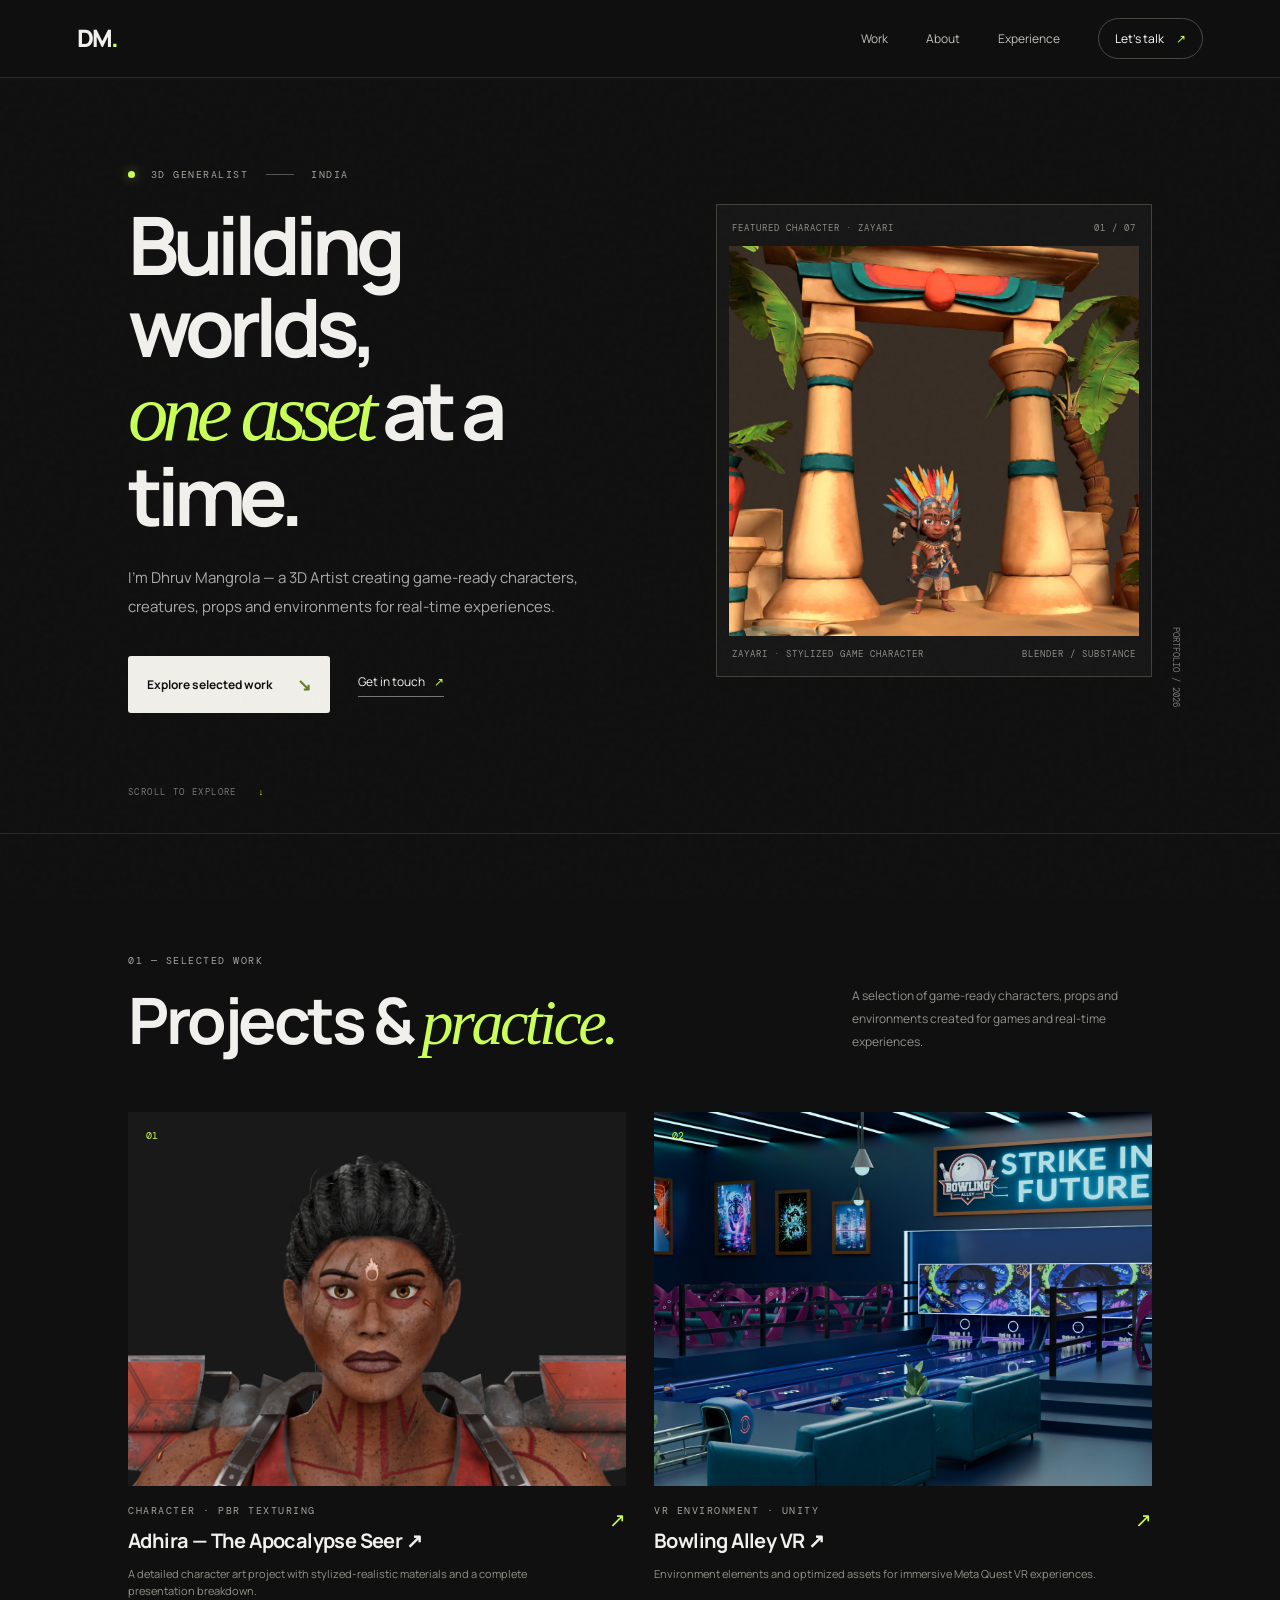
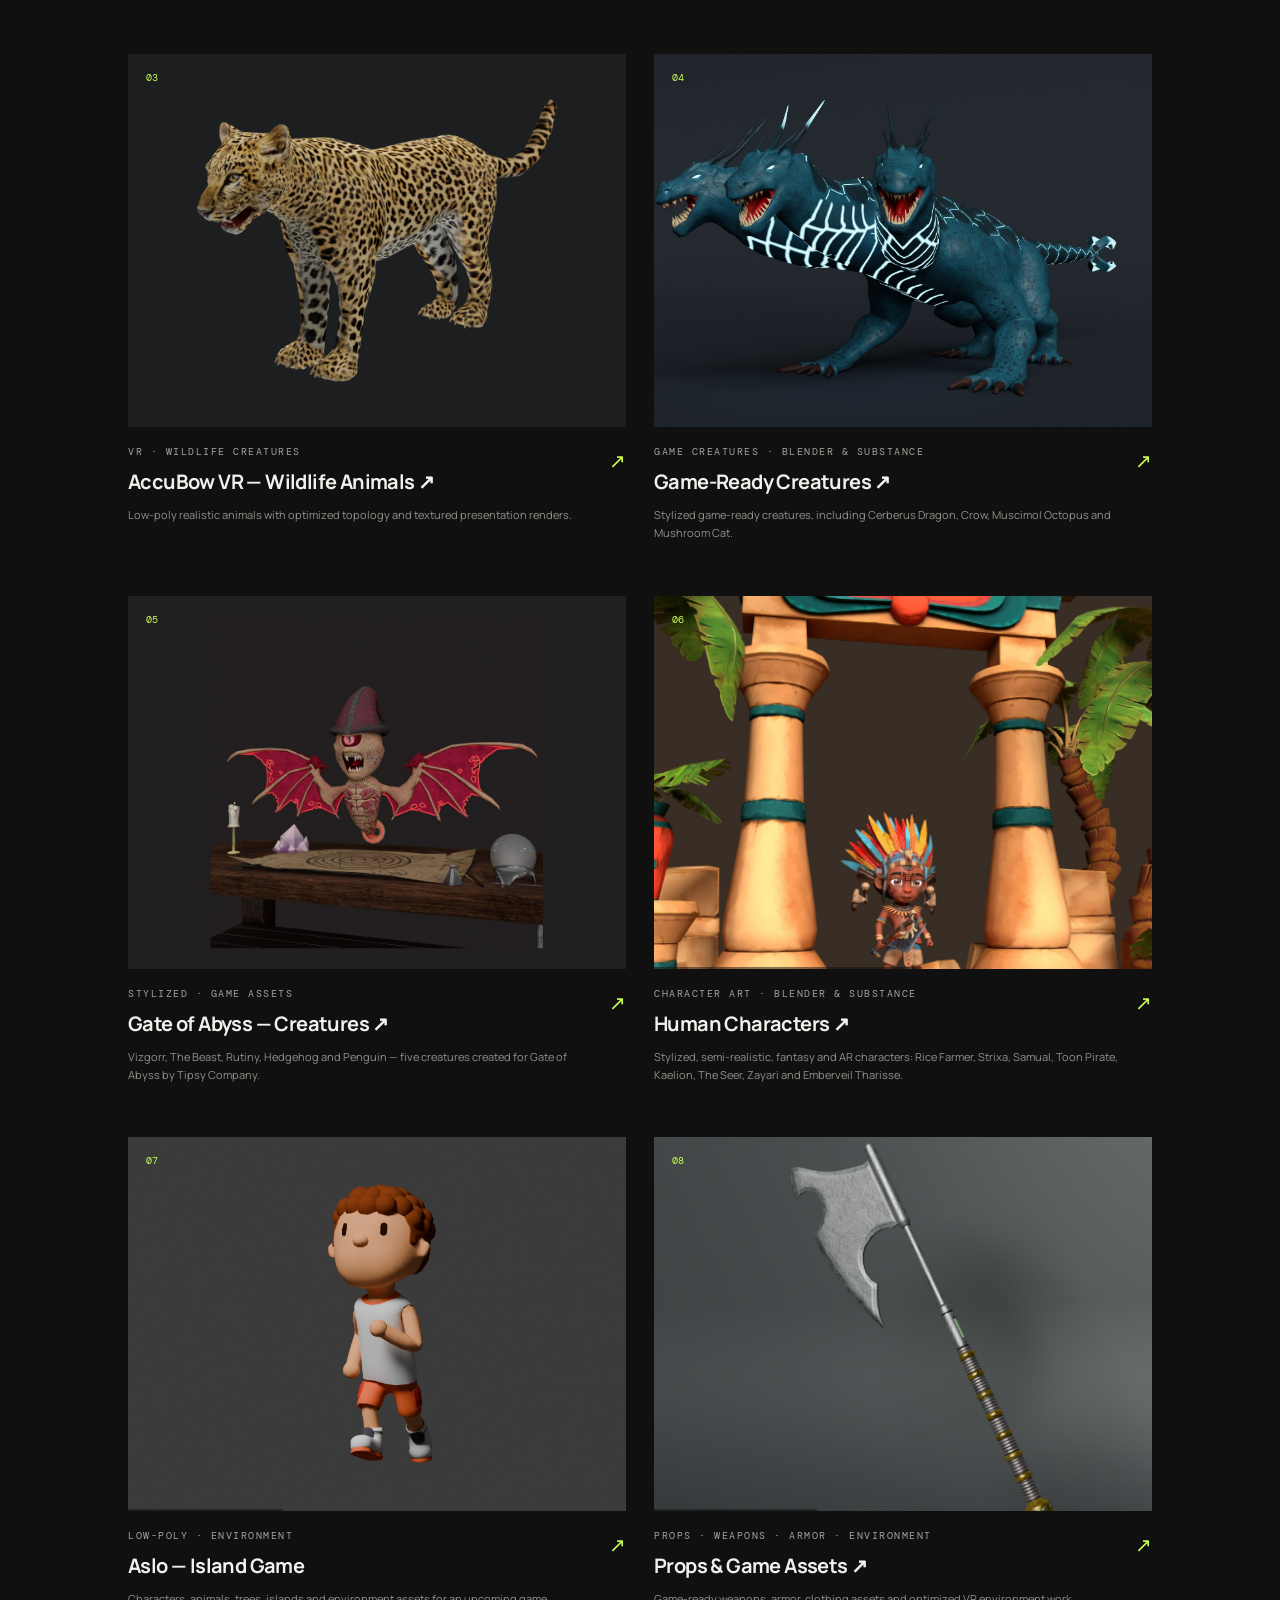
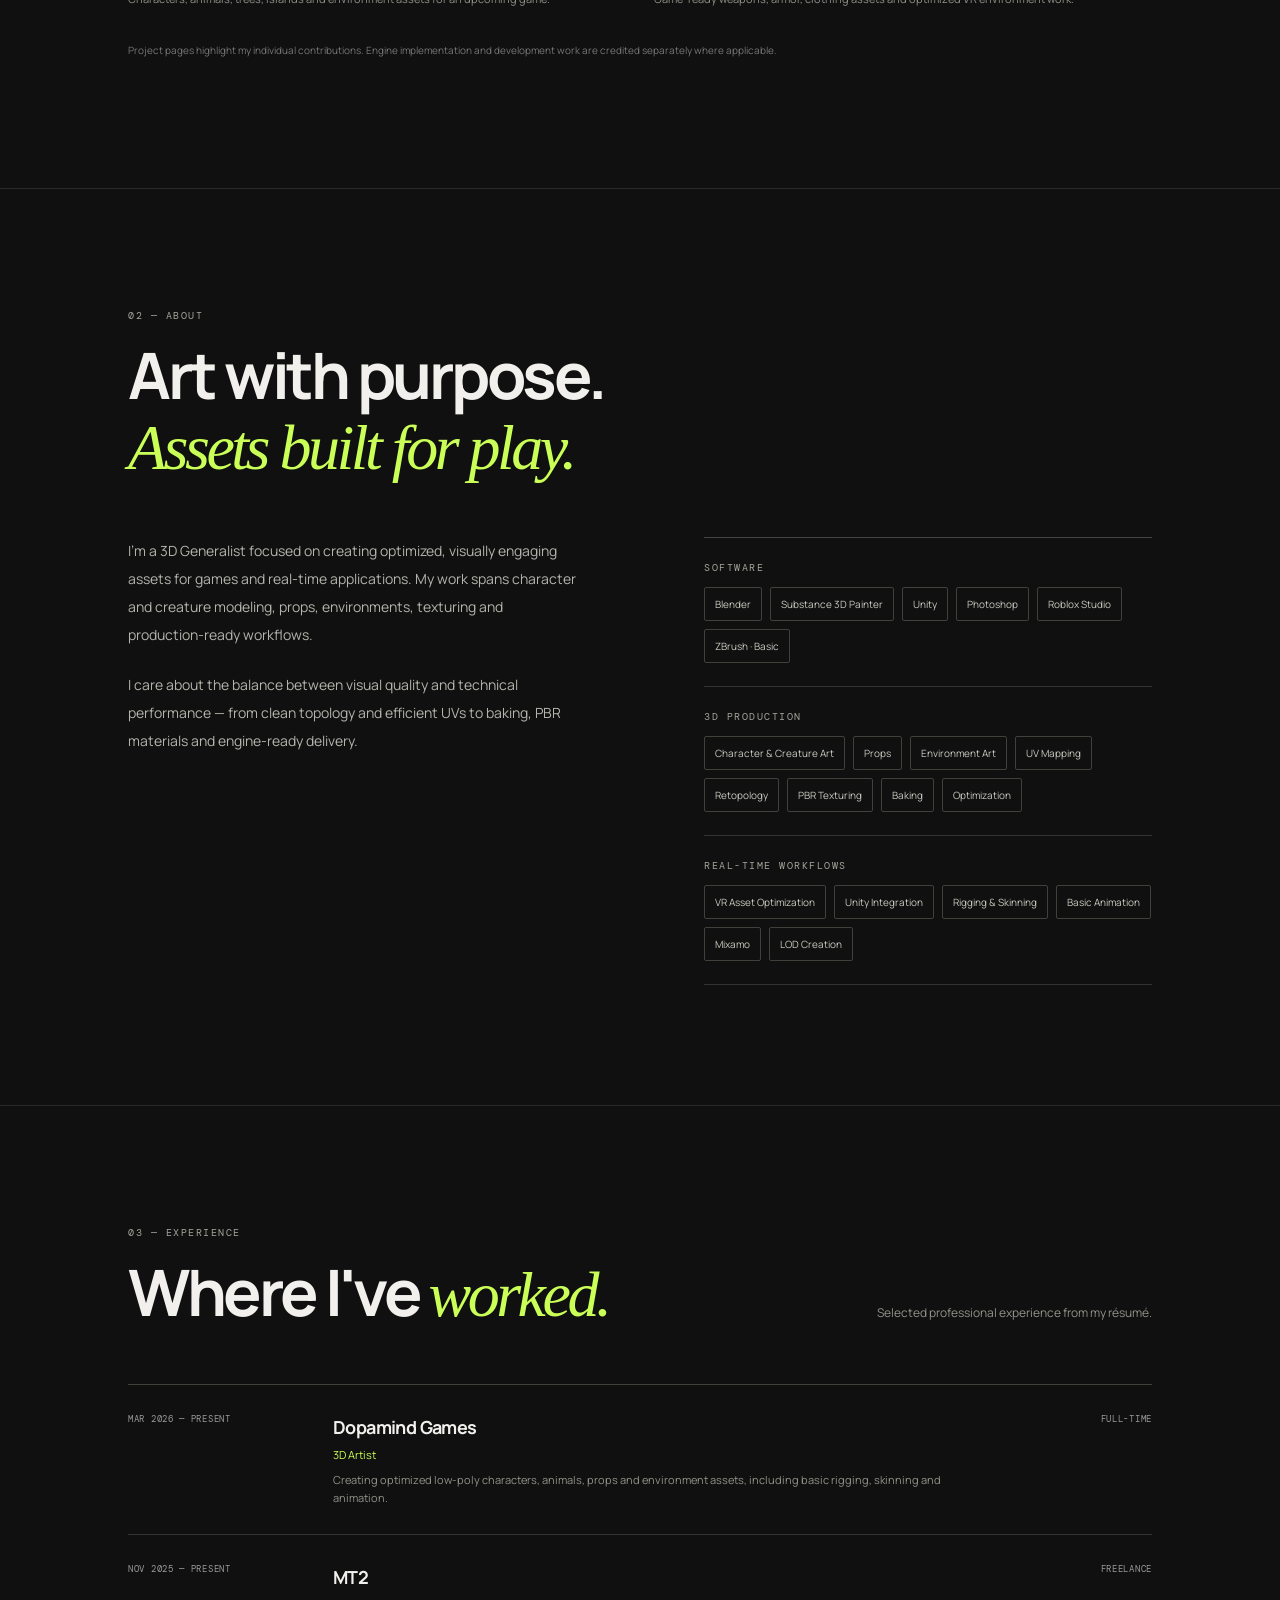
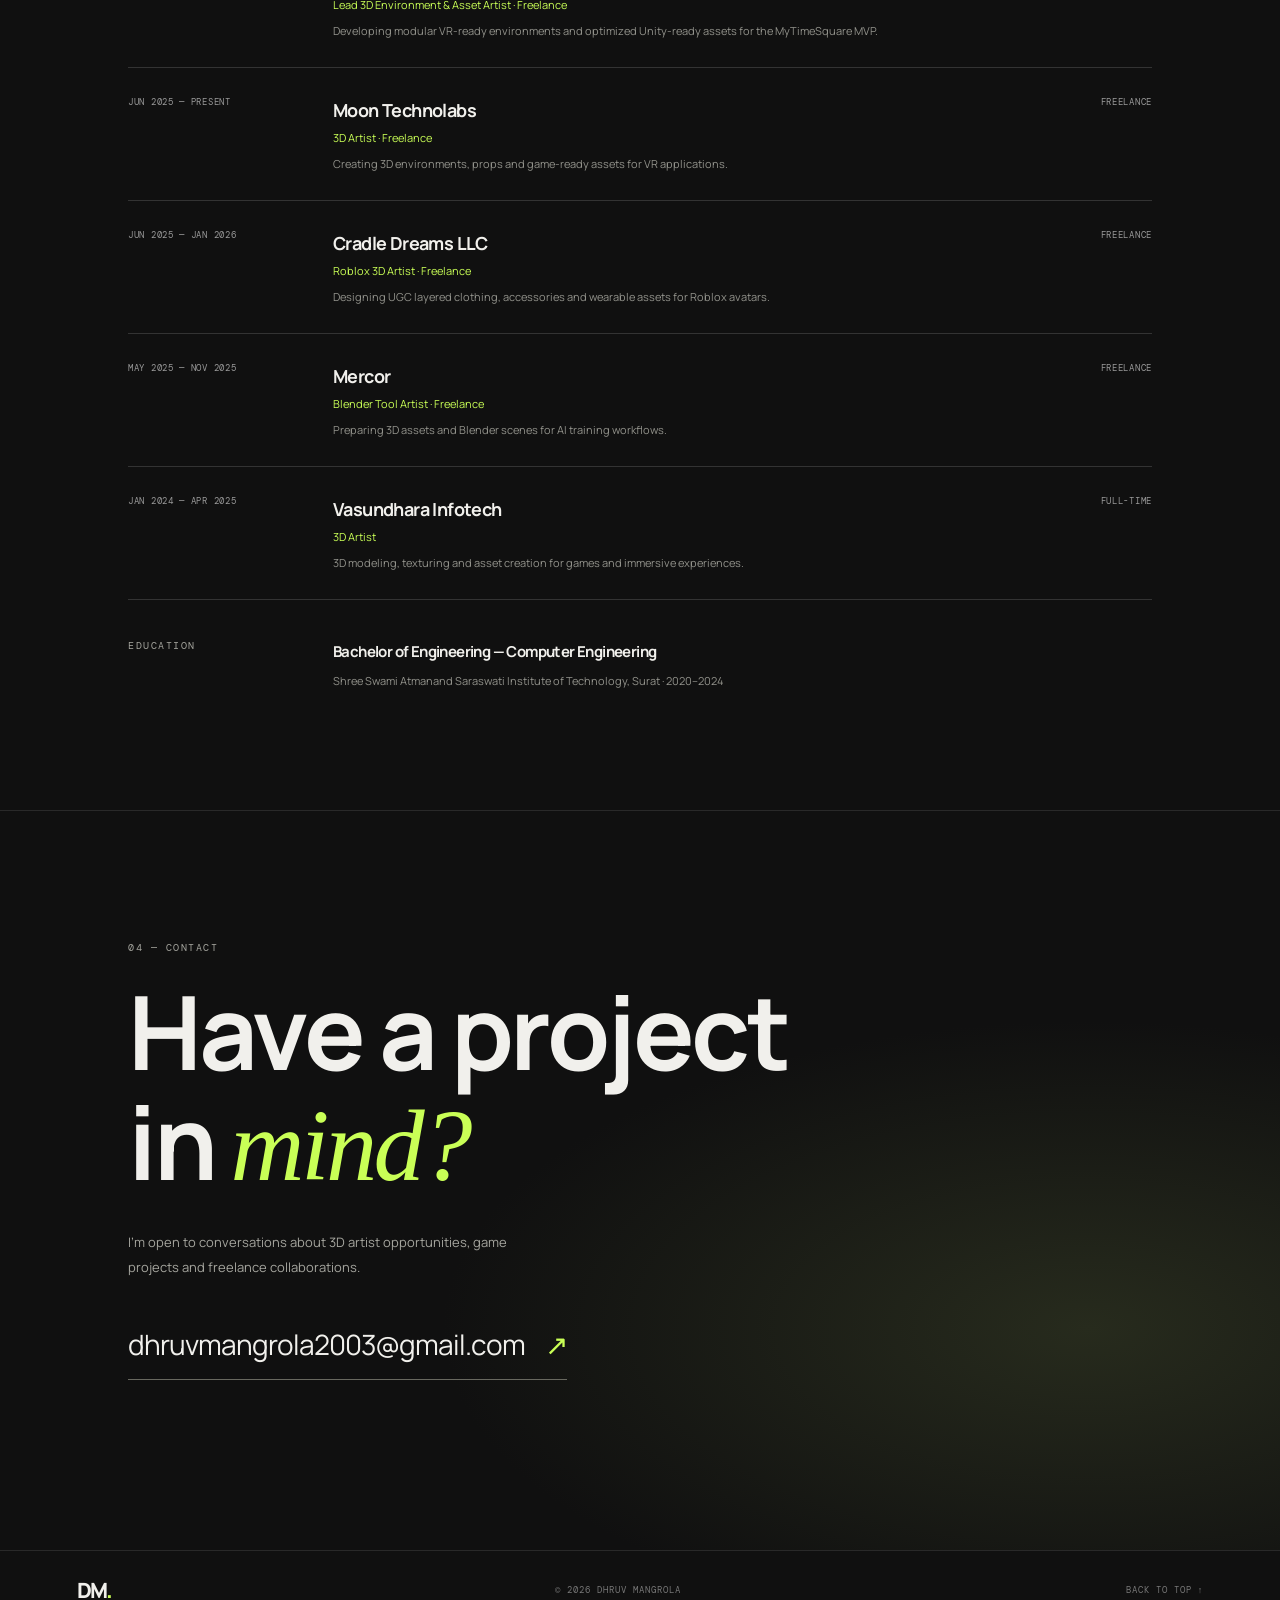
<file: index.html>
<!DOCTYPE html>
<html lang="en">
<head>
  <meta charset="UTF-8">
  <meta name="viewport" content="width=device-width, initial-scale=1.0">
  <meta name="description" content="Dhruv Mangrola — 3D Generalist specializing in character, environment and prop art for games and real-time experiences.">
  <meta name="theme-color" content="#101010">
  <title>Dhruv Mangrola — 3D Artist</title>
  <link rel="preconnect" href="https://fonts.googleapis.com">
  <link rel="preconnect" href="https://fonts.gstatic.com" crossorigin>
  <link href="https://fonts.googleapis.com/css2?family=DM+Mono:wght@400;500&family=Manrope:wght@400;500;600;700;800&display=swap" rel="stylesheet">
  <link rel="stylesheet" href="style.css">
</head>
<body>
  <div class="noise"></div>
  <header class="topbar">
    <a class="brand" href="#home" aria-label="Dhruv Mangrola home">DM<span>.</span></a>
    <button class="menu-toggle" aria-label="Toggle menu" aria-expanded="false">☰</button>
    <nav class="nav">
      <a href="#work">Work</a><a href="#about">About</a><a href="#experience">Experience</a><a href="#contact" class="nav-contact">Let's talk <span>↗</span></a>
    </nav>
  </header>

  <main>
    <section class="hero section" id="home">
      <div class="hero-copy">
        <p class="eyebrow"><span class="status-dot"></span> 3D GENERALIST <span class="eyebrow-line"></span> INDIA</p>
        <h1>Building worlds,<br><em>one asset</em> at a time.</h1>
        <p class="hero-intro">I'm Dhruv Mangrola — a 3D Artist creating game-ready characters, creatures, props and environments for real-time experiences.</p>
        <div class="hero-actions">
          <a class="button button-light" href="#work">Explore selected work <span>↘</span></a>
          <a class="text-link" href="#contact">Get in touch <span>↗</span></a>
        </div>
      </div>
      <div class="hero-art">
        <div class="art-frame hero-frame">
          <div class="frame-top"><span>FEATURED CHARACTER · ZAYARI</span><span>01 / 07</span></div>
          <a class="hero-feature-image" href="human-characters.html" aria-label="Explore Zayari and human character artwork"><img src="assets/human-characters/zayari-environment-render.jpg" alt="Zayari, a stylized tribal game character standing in a warm ancient-inspired environment, created by Dhruv Mangrola"></a>
          <div class="frame-bottom"><span>ZAYARI · STYLIZED GAME CHARACTER</span><span>BLENDER / SUBSTANCE</span></div>
        </div>
        <div class="hero-index">PORTFOLIO / 2026</div>
      </div>
      <div class="scroll-note">SCROLL TO EXPLORE <span>↓</span></div>
    </section>

    <section class="work section" id="work">
      <div class="section-heading">
        <div><p class="eyebrow">01 — SELECTED WORK</p><h2>Projects & <em>practice.</em></h2></div>
        <p class="section-note">A selection of game-ready characters, props and environments created for games and real-time experiences.</p>
      </div>
      
      <div class="project-grid">
        <article class="project-card" data-category="character">
          <a class="project-image project-photo" href="adhira-apocalypse-seer.html" aria-label="View Adhira — The Apocalypse Seer"><img src="assets/adhira-apocalypse-seer/adhira-homepage-card-4x3.png" alt="Adhira — The Apocalypse Seer character render"><span class="project-number">01</span></a>
          <div class="project-meta"><div><p class="eyebrow">CHARACTER · PBR TEXTURING</p><h3><a href="adhira-apocalypse-seer.html">Adhira — The Apocalypse Seer ↗</a></h3><p>A detailed character art project with stylized-realistic materials and a complete presentation breakdown.</p></div><span class="arrow">↗</span></div>
        </article>
        <article class="project-card" data-category="vr">
          <a class="project-image project-photo" href="bowling-alley-vr.html" aria-label="View Bowling Alley VR"><img src="assets/bowling-alley-vr/bowling-alley-vr-main.jpg" alt="Bowling Alley VR environment"><span class="project-number">02</span></a>
          <div class="project-meta"><div><p class="eyebrow">VR ENVIRONMENT · UNITY</p><h3><a href="bowling-alley-vr.html">Bowling Alley VR ↗</a></h3><p>Environment elements and optimized assets for immersive Meta Quest VR experiences.</p></div><span class="arrow">↗</span></div>
        </article>
        <article class="project-card" data-category="vr">
          <a class="project-image project-photo" href="accubow-vr-animals.html" aria-label="View AccuBow VR wildlife animals"><img src="assets/accubow-vr-animals/accubow-homepage-card-4x3.png" alt="Game-ready leopard created for AccuBow VR"><span class="project-number">03</span></a>
          <div class="project-meta"><div><p class="eyebrow">VR · WILDLIFE CREATURES</p><h3><a href="accubow-vr-animals.html">AccuBow VR — Wildlife Animals ↗</a></h3><p>Low-poly realistic animals with optimized topology and textured presentation renders.</p></div><span class="arrow">↗</span></div>
        </article>
        <article class="project-card" data-category="character">
          <a class="project-image project-photo" href="game-ready-creatures.html#game-ready" aria-label="View Game-Ready Creatures"><img src="assets/additional-creatures/cerberus-dragon-render.jpg" alt="Cerberus Dragon fantasy creature"><span class="project-number">04</span></a>
          <div class="project-meta"><div><p class="eyebrow">GAME CREATURES · BLENDER & SUBSTANCE</p><h3><a href="game-ready-creatures.html#game-ready">Game-Ready Creatures ↗</a></h3><p>Stylized game-ready creatures, including Cerberus Dragon, Crow, Muscimol Octopus and Mushroom Cat.</p></div><span class="arrow">↗</span></div>
        </article>
        <article class="project-card" data-category="character">
          <a class="project-image project-photo" href="game-ready-creatures.html#gate-of-abyss" aria-label="View Gate of Abyss Creatures"><img src="assets/game-ready-creatures/01-vizgorr-render.jpg" alt="Vizgorr, creature created for Gate of Abyss"><span class="project-number">05</span></a>
          <div class="project-meta"><div><p class="eyebrow">STYLIZED · GAME ASSETS</p><h3><a href="game-ready-creatures.html#gate-of-abyss">Gate of Abyss — Creatures ↗</a></h3><p>Vizgorr, The Beast, Rutiny, Hedgehog and Penguin — five creatures created for Gate of Abyss by Tipsy Company.</p></div><span class="arrow">↗</span></div>
        </article>
        <article class="project-card" data-category="character"><a class="project-card-link" href="human-characters.html"><div class="project-image"><img src="assets/human-characters/zayari-environment-render.jpg" alt="Zayari stylized tribal game character in an ancient-inspired environment"><span class="image-label">ZAYARI · STYLIZED HUMAN CHARACTER</span><span class="project-number">06</span></div><div class="project-meta"><div><p class="eyebrow">CHARACTER ART · BLENDER & SUBSTANCE</p><h3>Human Characters ↗</h3><p>Stylized, semi-realistic, fantasy and AR characters: Rice Farmer, Strixa, Samual, Toon Pirate, Kaelion, The Seer, Zayari and Emberveil Tharisse.</p></div><span class="arrow">↗</span></div></a></article>
        <article class="project-card" data-category="environment">
          <a class="project-image project-photo" href="game-ready-creatures.html#aslo-island-game" aria-label="View Aslo Island Game assets"><img src="assets/aslo-island-game/aslo-run-pose.jpg" alt="Aslo character run pose"><span class="image-label">ASLO · ISLAND GAME</span><span class="project-number">07</span></a>
          <div class="project-meta"><div><p class="eyebrow">LOW-POLY · ENVIRONMENT</p><h3>Aslo — Island Game</h3><p>Characters, animals, trees, islands and environment assets for an upcoming game.</p></div><span class="arrow">↗</span></div>
        </article>
        <article class="project-card" data-category="props">
          <a class="project-image project-photo" href="props.html" aria-label="View Props and Game Assets"><img src="assets/props/battle-axe-render-front.png" alt="Stylized game-ready battle axe created by Dhruv Mangrola"><span class="image-label">PROPS · GAME ASSETS</span><span class="project-number">08</span></a>
          <div class="project-meta"><div><p class="eyebrow">PROPS · WEAPONS · ARMOR · ENVIRONMENT</p><h3><a href="props.html">Props & Game Assets ↗</a></h3><p>Game-ready weapons, armor, clothing assets and optimized VR environment work.</p></div><span class="arrow">↗</span></div>
        </article>
      </div>
      <p class="work-footnote">Project pages highlight my individual contributions. Engine implementation and development work are credited separately where applicable.</p>
    </section>

    <section class="about section" id="about">
      <div class="section-heading"><div><p class="eyebrow">02 — ABOUT</p><h2>Art with purpose.<br><em>Assets built for play.</em></h2></div></div>
      <div class="about-layout">
        <div class="about-statement"><p>I’m a 3D Generalist focused on creating optimized, visually engaging assets for games and real-time applications. My work spans character and creature modeling, props, environments, texturing and production-ready workflows.</p><p>I care about the balance between visual quality and technical performance — from clean topology and efficient UVs to baking, PBR materials and engine-ready delivery.</p></div>
        <div class="skills-panel">
          <div class="skill-group"><p class="eyebrow">SOFTWARE</p><div class="tags"><span>Blender</span><span>Substance 3D Painter</span><span>Unity</span><span>Photoshop</span><span>Roblox Studio</span><span>ZBrush · Basic</span></div></div>
          <div class="skill-group"><p class="eyebrow">3D PRODUCTION</p><div class="tags"><span>Character & Creature Art</span><span>Props</span><span>Environment Art</span><span>UV Mapping</span><span>Retopology</span><span>PBR Texturing</span><span>Baking</span><span>Optimization</span></div></div>
          <div class="skill-group"><p class="eyebrow">REAL-TIME WORKFLOWS</p><div class="tags"><span>VR Asset Optimization</span><span>Unity Integration</span><span>Rigging & Skinning</span><span>Basic Animation</span><span>Mixamo</span><span>LOD Creation</span></div></div>
        </div>
      </div>
    </section>

    <section class="experience section" id="experience">
      <div class="section-heading"><div><p class="eyebrow">03 — EXPERIENCE</p><h2>Where I've <em>worked.</em></h2></div><p class="section-note">Selected professional experience from my résumé.</p></div>
      <div class="timeline">
        <div class="timeline-row"><span class="timeline-date">MAR 2026 — PRESENT</span><div><h3>Dopamind Games</h3><p class="role">3D Artist</p><p>Creating optimized low-poly characters, animals, props and environment assets, including basic rigging, skinning and animation.</p></div><span class="work-type">FULL-TIME</span></div>
        <div class="timeline-row"><span class="timeline-date">NOV 2025 — PRESENT</span><div><h3>MT2</h3><p class="role">Lead 3D Environment & Asset Artist · Freelance</p><p>Developing modular VR-ready environments and optimized Unity-ready assets for the MyTimeSquare MVP.</p></div><span class="work-type">FREELANCE</span></div>
        <div class="timeline-row"><span class="timeline-date">JUN 2025 — PRESENT</span><div><h3>Moon Technolabs</h3><p class="role">3D Artist · Freelance</p><p>Creating 3D environments, props and game-ready assets for VR applications.</p></div><span class="work-type">FREELANCE</span></div>
        <div class="timeline-row"><span class="timeline-date">JUN 2025 — JAN 2026</span><div><h3>Cradle Dreams LLC</h3><p class="role">Roblox 3D Artist · Freelance</p><p>Designing UGC layered clothing, accessories and wearable assets for Roblox avatars.</p></div><span class="work-type">FREELANCE</span></div>
        <div class="timeline-row"><span class="timeline-date">MAY 2025 — NOV 2025</span><div><h3>Mercor</h3><p class="role">Blender Tool Artist · Freelance</p><p>Preparing 3D assets and Blender scenes for AI training workflows.</p></div><span class="work-type">FREELANCE</span></div>
        <div class="timeline-row"><span class="timeline-date">JAN 2024 — APR 2025</span><div><h3>Vasundhara Infotech</h3><p class="role">3D Artist</p><p>3D modeling, texturing and asset creation for games and immersive experiences.</p></div><span class="work-type">FULL-TIME</span></div>
      </div>
      <div class="education"><span class="eyebrow">EDUCATION</span><div><h3>Bachelor of Engineering — Computer Engineering</h3><p>Shree Swami Atmanand Saraswati Institute of Technology, Surat · 2020–2024</p></div></div>
    </section>

    <section class="contact section" id="contact">
      <p class="eyebrow">04 — CONTACT</p>
      <h2>Have a project<br>in <em>mind?</em></h2>
      <p class="contact-copy">I'm open to conversations about 3D artist opportunities, game projects and freelance collaborations.</p>
      <a class="email-link" href="mailto:dhruvmangrola2003@gmail.com">dhruvmangrola2003@gmail.com <span>↗</span></a>
      
    </section>
  </main>
  <footer><a class="brand" href="#home">DM<span>.</span></a><span>© <span id="year"></span> DHRUV MANGROLA</span><a href="#home">BACK TO TOP ↑</a></footer>
  <script src="script.js"></script>
</body>
</html>
</file>
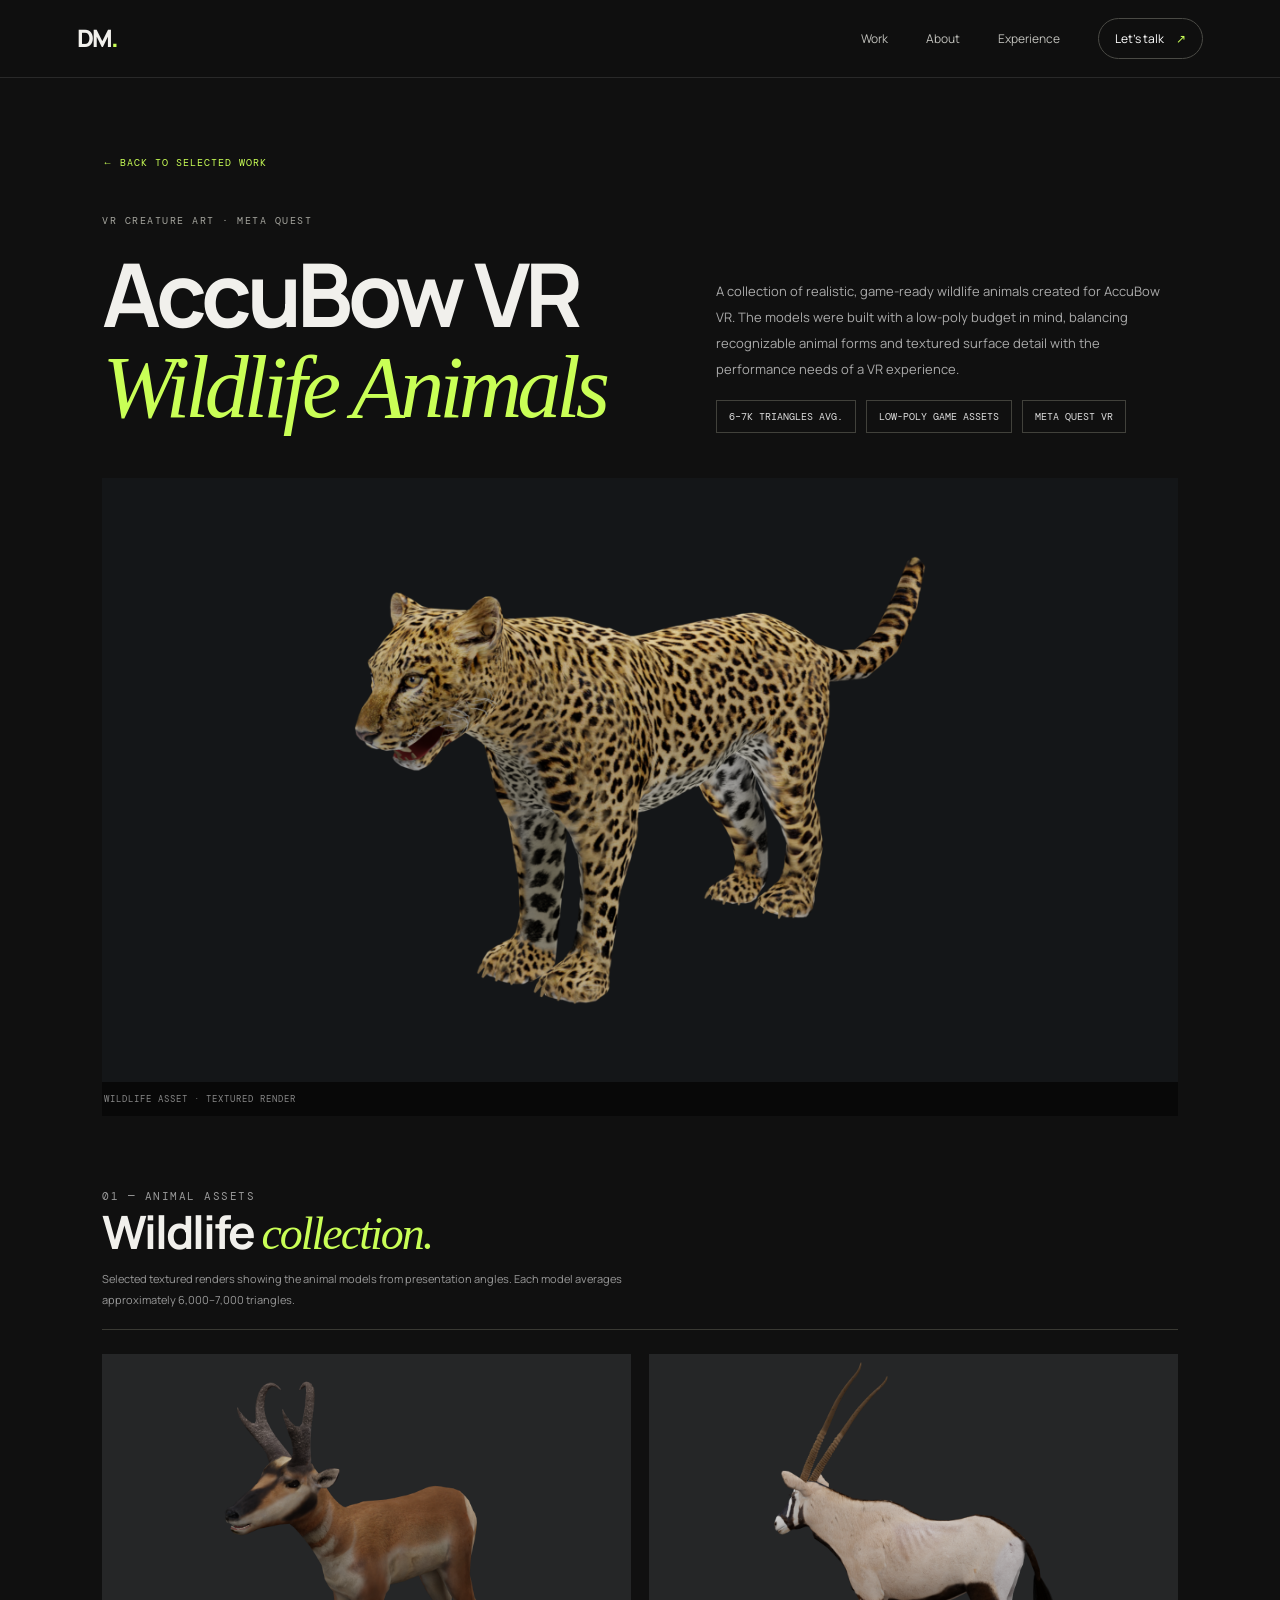
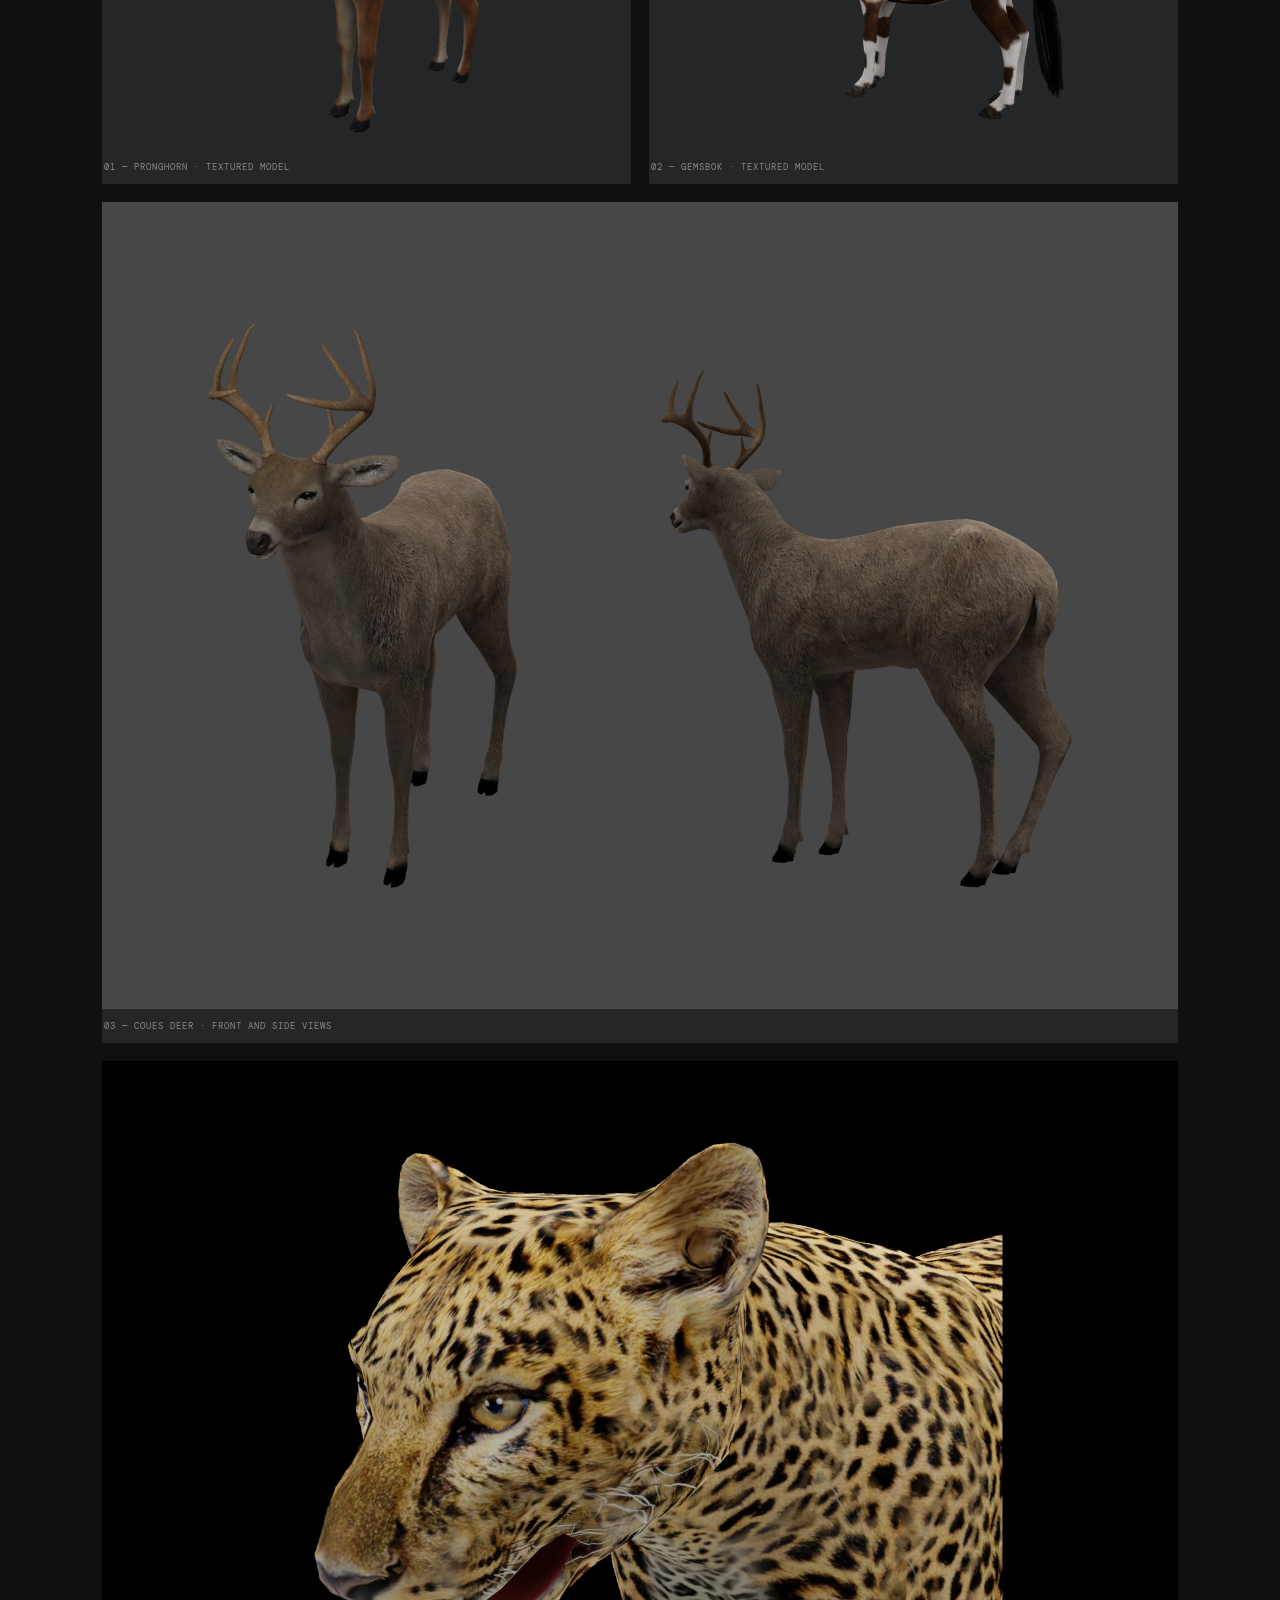
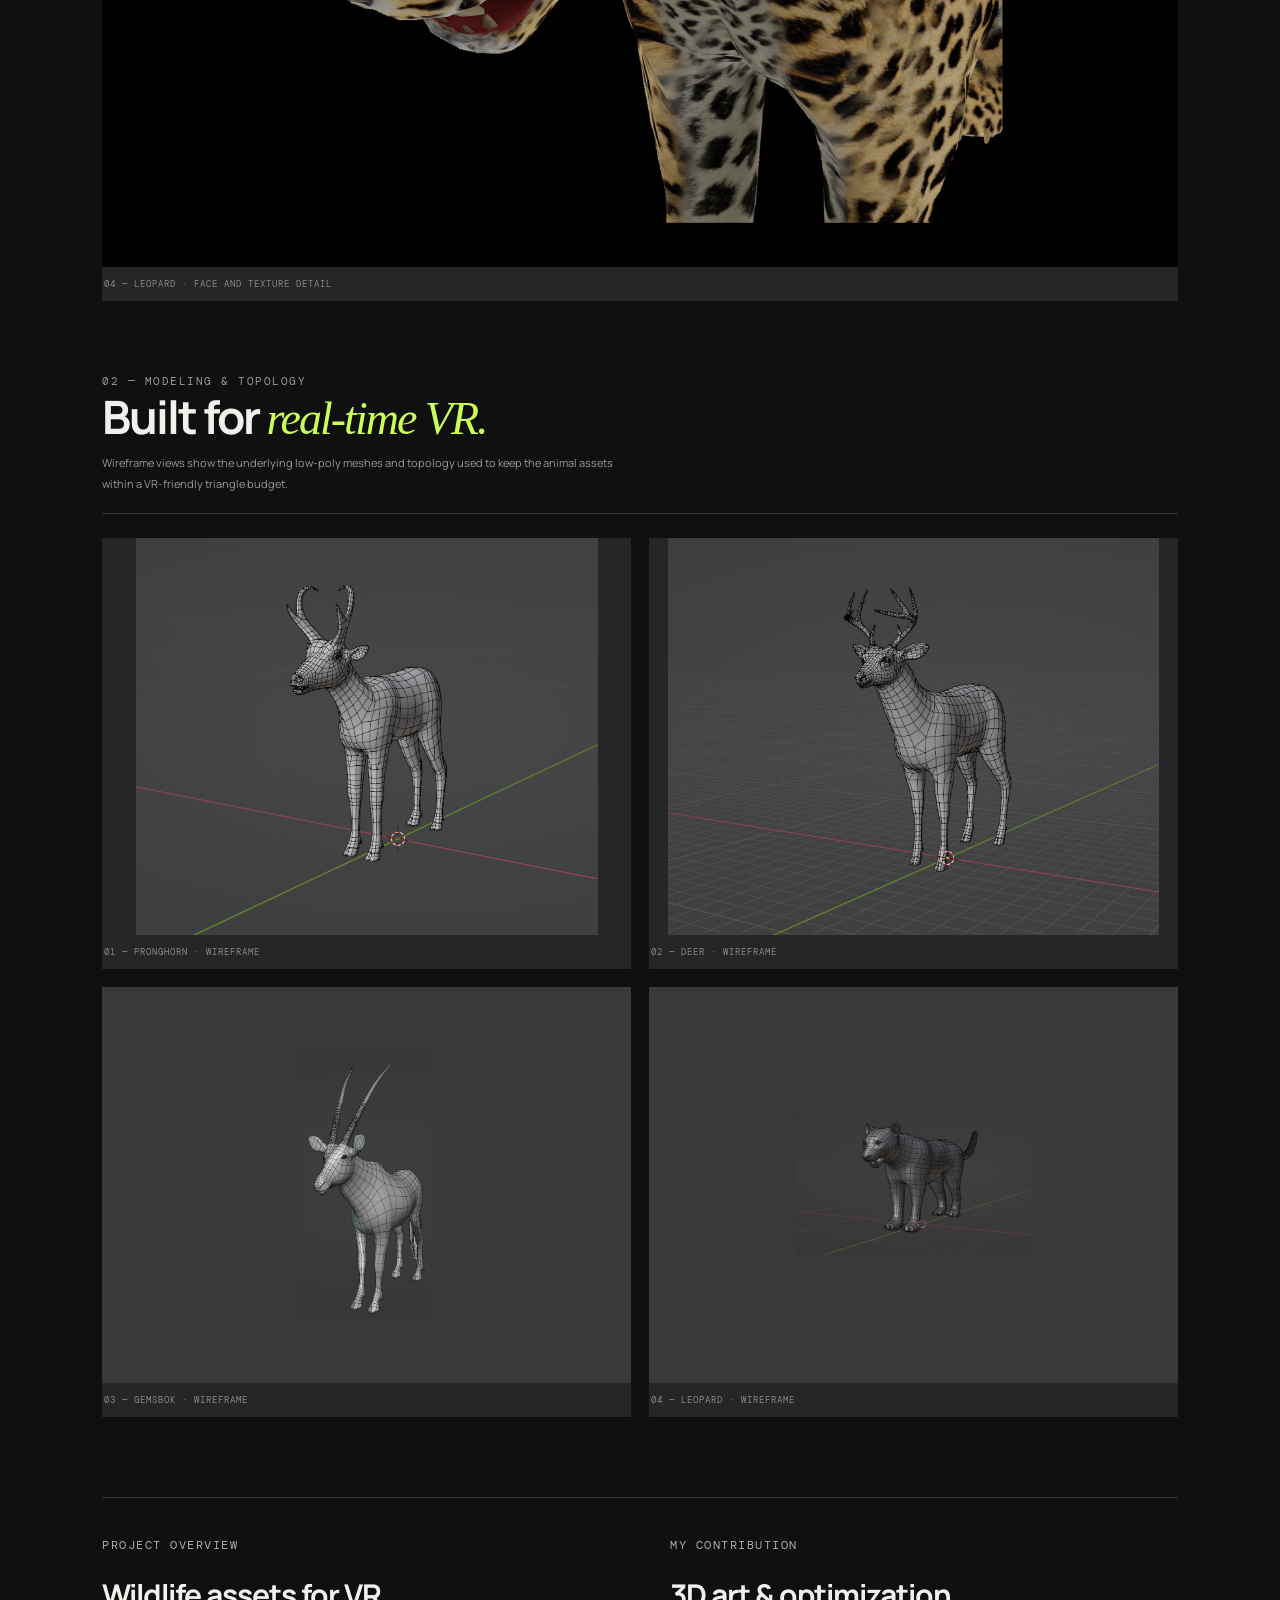
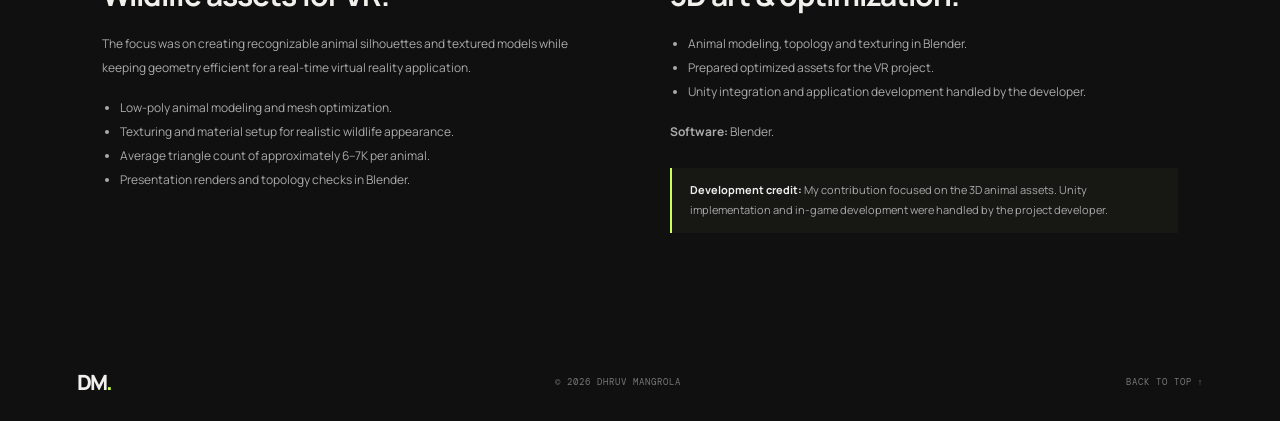
<file: accubow-vr-animals.html>
<!DOCTYPE html>
<html lang="en">
<head>
<meta charset="UTF-8"><meta name="viewport" content="width=device-width, initial-scale=1.0">
<meta name="description" content="Low-poly, game-ready wildlife animals created for AccuBow VR by Dhruv Mangrola, optimized for Meta Quest with an average of 6–7K triangles per animal.">
<meta name="theme-color" content="#101010"><title>AccuBow VR — Low-Poly Wildlife Animals | Dhruv Mangrola</title>
<link rel="preconnect" href="https://fonts.googleapis.com"><link rel="preconnect" href="https://fonts.gstatic.com" crossorigin>
<link href="https://fonts.googleapis.com/css2?family=DM+Mono:wght@400;500&family=Manrope:wght@400;500;600;700;800&display=swap" rel="stylesheet">
<link rel="stylesheet" href="style.css">
<style>
.project-detail{padding:70px 8vw 110px;max-width:1600px;margin:auto}
.back-link{display:inline-block;color:#c9ff56;font:10px 'DM Mono';letter-spacing:1px;margin-bottom:45px}
.detail-heading{display:grid;grid-template-columns:1.1fr .9fr;gap:50px;align-items:end;margin-bottom:45px}
.detail-heading h1{font-size:clamp(45px,7vw,88px);letter-spacing:-5px;line-height:1.02;margin:0}
.detail-heading h1 em{font-family:Georgia,serif;color:#c9ff56;font-weight:400}
.detail-intro{color:#aaa;font-size:13px;line-height:2}
.specs{display:flex;gap:10px;flex-wrap:wrap;margin-top:18px}
.specs span{border:1px solid #41413b;padding:9px 12px;color:#ddd;font:10px 'DM Mono'}
.published-link{display:inline-block;color:#c9ff56;font-size:11px;margin-top:18px;border-bottom:1px solid #697b3e;padding-bottom:5px}
.project-main-visual{display:block;width:100%;margin:8px auto 60px;background:#080808;overflow:hidden}
.project-main-visual img{display:block;width:100%;height:auto;aspect-ratio:16/9;object-fit:cover;background:#141618}
.project-main-visual p,.gallery figcaption{font:9px 'DM Mono';letter-spacing:1px;color:#888;padding:11px 2px;margin:0}
.section-label{margin:70px 0 24px;border-bottom:1px solid #393933;padding-bottom:18px}
.section-label h2{font-size:clamp(30px,4vw,46px);letter-spacing:-2px;margin:0}
.section-label p{font-size:11px;color:#999;max-width:520px;margin:10px 0 0;line-height:1.9}
.gallery{display:grid;grid-template-columns:repeat(2,minmax(0,1fr));gap:18px;align-items:stretch}
.gallery figure{margin:0;min-width:0;background:#252627;overflow:hidden}
.gallery figure.wide{grid-column:1/-1}\n.gallery figure.wide img{aspect-ratio:16/9}
.gallery img{display:block;width:100%;height:auto;aspect-ratio:4/3;object-fit:contain;background:#252627}
.detail-info{display:grid;grid-template-columns:1fr 1fr;gap:60px;margin-top:80px;border-top:1px solid #393933;padding-top:35px}
.detail-info h2{font-size:30px;letter-spacing:-1px;margin-bottom:20px}
.detail-info p,.detail-info li{font-size:12px;color:#aaa;line-height:2}
.detail-info ul{padding-left:18px}
.credit-note{border-left:2px solid #c9ff56;padding:12px 18px;background:#171813;color:#aaa;font-size:11px;line-height:1.9;margin-top:24px}
.credit-note strong{color:#eee}
@media(max-width:700px){.project-detail{padding:45px 6vw 80px}.detail-heading,.detail-info{grid-template-columns:1fr;gap:22px}.gallery{grid-template-columns:1fr}.gallery figure.wide{grid-column:auto}.detail-heading h1{letter-spacing:-3px}}
</style>
</head>
<body>
<header class="topbar"><a class="brand" href="index.html">DM<span>.</span></a><button class="menu-toggle" aria-label="Toggle menu" aria-expanded="false">☰</button><nav class="nav"><a href="index.html#work">Work</a><a href="index.html#about">About</a><a href="index.html#experience">Experience</a><a href="index.html#contact" class="nav-contact">Let's talk <span>↗</span></a></nav></header>
<main class="project-detail">
<a class="back-link" href="index.html#work">← BACK TO SELECTED WORK</a>
<div class="detail-heading">
<div><p class="eyebrow">VR CREATURE ART · META QUEST</p><h1>AccuBow VR<br><em>Wildlife Animals</em></h1></div>
<div><p class="detail-intro">A collection of realistic, game-ready wildlife animals created for AccuBow VR. The models were built with a low-poly budget in mind, balancing recognizable animal forms and textured surface detail with the performance needs of a VR experience.</p>
<div class="specs"><span>6–7K TRIANGLES AVG.</span><span>LOW-POLY GAME ASSETS</span><span>META QUEST VR</span></div>
</div>
</div>
<section class="project-main-visual" aria-label="AccuBow VR wildlife animal render">
<img src="assets/accubow-vr-animals/leopard-hero-16x9.png" alt="Textured low-poly leopard model created for AccuBow VR">
<p>WILDLIFE ASSET · TEXTURED RENDER</p>
</section>

<section>
<div class="section-label"><p class="eyebrow">01 — ANIMAL ASSETS</p><h2>Wildlife <em>collection.</em></h2><p>Selected textured renders showing the animal models from presentation angles. Each model averages approximately 6,000–7,000 triangles.</p></div>
<div class="gallery">
<figure><img src="assets/accubow-vr-animals/pronghorn-render.png" alt="Pronghorn low-poly animal render"><figcaption>01 — PRONGHORN · TEXTURED MODEL</figcaption></figure>
<figure><img src="assets/accubow-vr-animals/gemsbok-render.png" alt="Gemsbok low-poly animal render"><figcaption>02 — GEMSBOK · TEXTURED MODEL</figcaption></figure>
<figure class="wide"><img src="assets/accubow-vr-animals/coues-deer-views.png" alt="Coues deer textured models shown from front and side"><figcaption>03 — COUES DEER · FRONT AND SIDE VIEWS</figcaption></figure>
<figure class="wide"><img src="assets/accubow-vr-animals/leopard-closeup.png" alt="Close-up render of leopard face and fur texture detail"><figcaption>04 — LEOPARD · FACE AND TEXTURE DETAIL</figcaption></figure>
</div>
</section>

<section>
<div class="section-label"><p class="eyebrow">02 — MODELING & TOPOLOGY</p><h2>Built for <em>real-time VR.</em></h2><p>Wireframe views show the underlying low-poly meshes and topology used to keep the animal assets within a VR-friendly triangle budget.</p></div>
<div class="gallery">
<figure><img src="assets/accubow-vr-animals/pronghorn-wireframe.png" alt="Pronghorn low-poly wireframe in Blender"><figcaption>01 — PRONGHORN · WIREFRAME</figcaption></figure>
<figure><img src="assets/accubow-vr-animals/coues-deer-wireframe.png" alt="Coues deer low-poly wireframe in Blender"><figcaption>02 — DEER · WIREFRAME</figcaption></figure>
<figure><img src="assets/accubow-vr-animals/gemsbok-wireframe.png" alt="Gemsbok low-poly wireframe in Blender"><figcaption>03 — GEMSBOK · WIREFRAME</figcaption></figure>
<figure><img src="assets/accubow-vr-animals/leopard-wireframe.png" alt="Leopard low-poly wireframe in Blender"><figcaption>04 — LEOPARD · WIREFRAME</figcaption></figure>
</div>
</section>

<div class="detail-info">
<div><p class="eyebrow">PROJECT OVERVIEW</p><h2>Wildlife assets for VR.</h2><p>The focus was on creating recognizable animal silhouettes and textured models while keeping geometry efficient for a real-time virtual reality application.</p><ul><li>Low-poly animal modeling and mesh optimization.</li><li>Texturing and material setup for realistic wildlife appearance.</li><li>Average triangle count of approximately 6–7K per animal.</li><li>Presentation renders and topology checks in Blender.</li></ul></div>
<div><p class="eyebrow">MY CONTRIBUTION</p><h2>3D art & optimization.</h2><ul><li>Animal modeling, topology and texturing in Blender.</li><li>Prepared optimized assets for the VR project.</li><li>Unity integration and application development handled by the developer.</li></ul><p><strong>Software:</strong> Blender.</p><div class="credit-note"><strong>Development credit:</strong> My contribution focused on the 3D animal assets. Unity implementation and in-game development were handled by the project developer.</div></div>
</div>
</main>
<footer><a class="brand" href="index.html">DM<span>.</span></a><span>© <span id="year"></span> DHRUV MANGROLA</span><a href="#">BACK TO TOP ↑</a></footer>
<script>document.getElementById('year').textContent=new Date().getFullYear();</script>
</body></html>
</file>
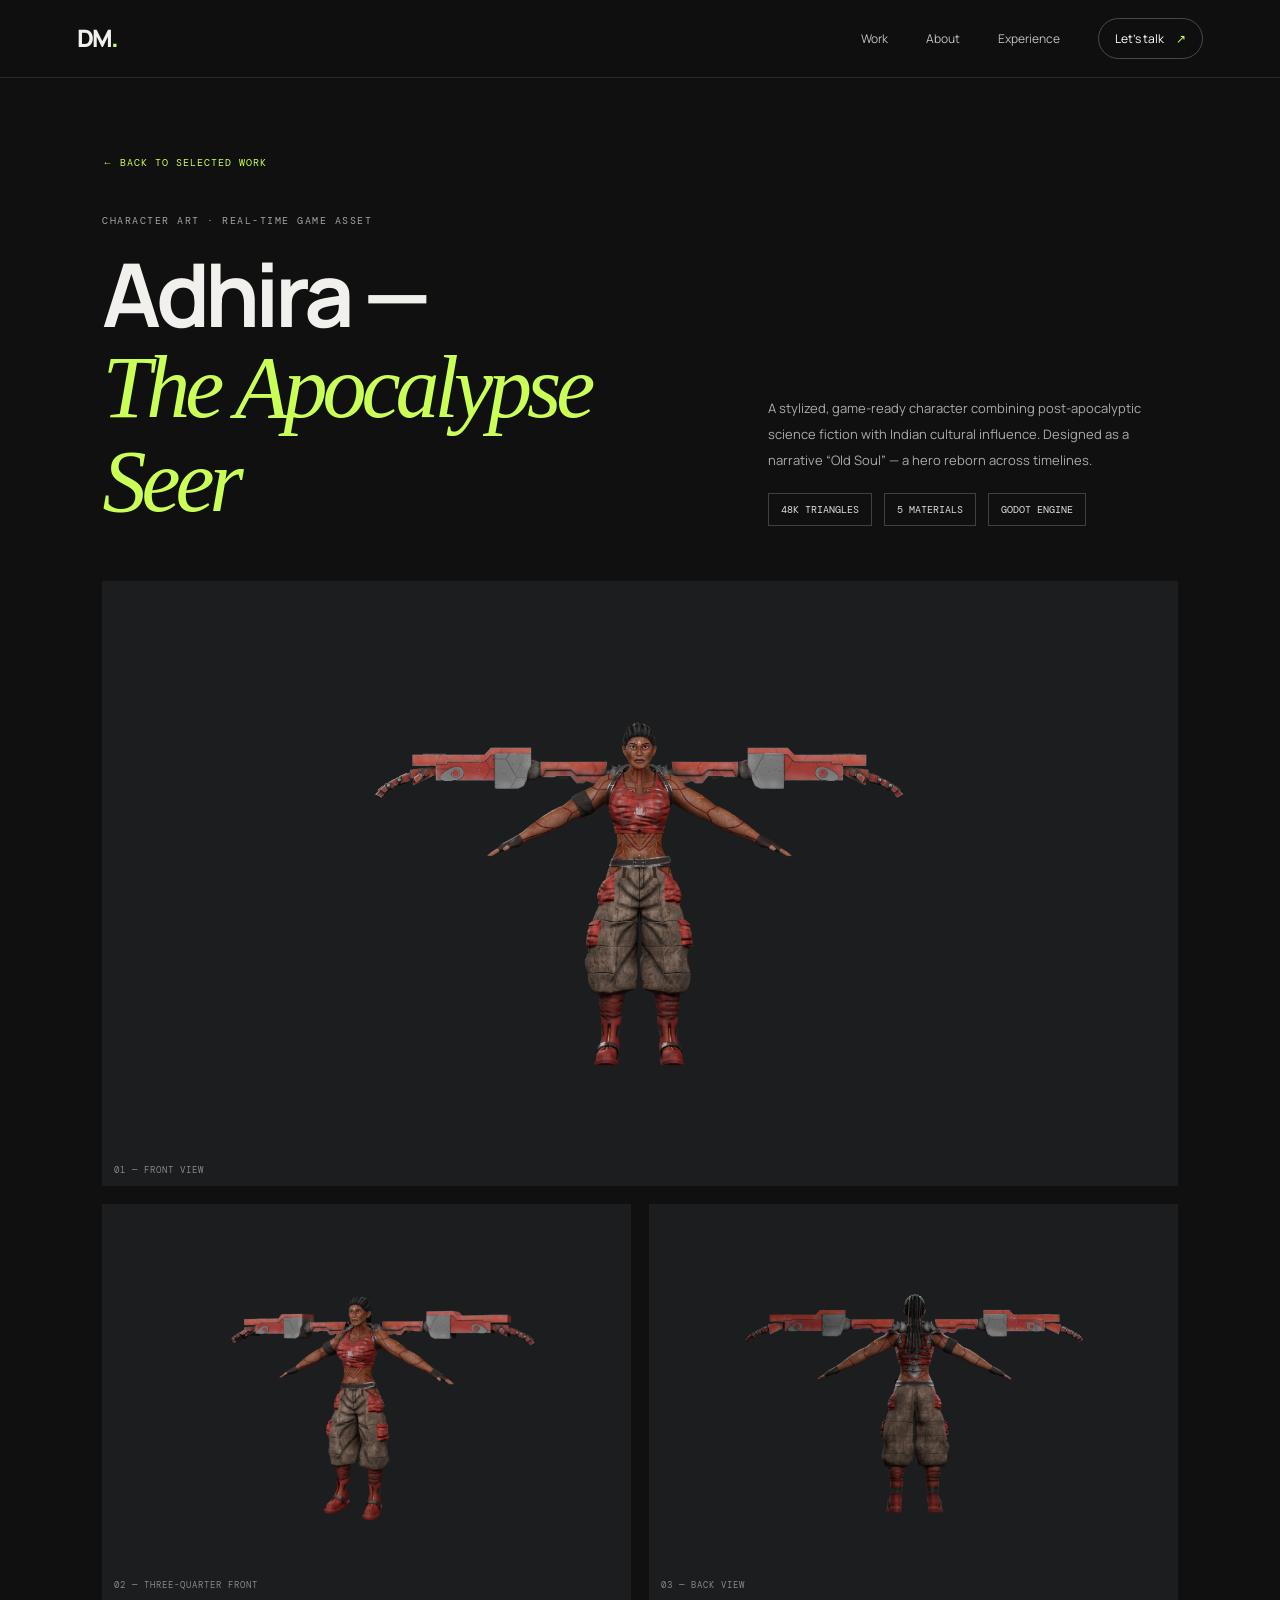
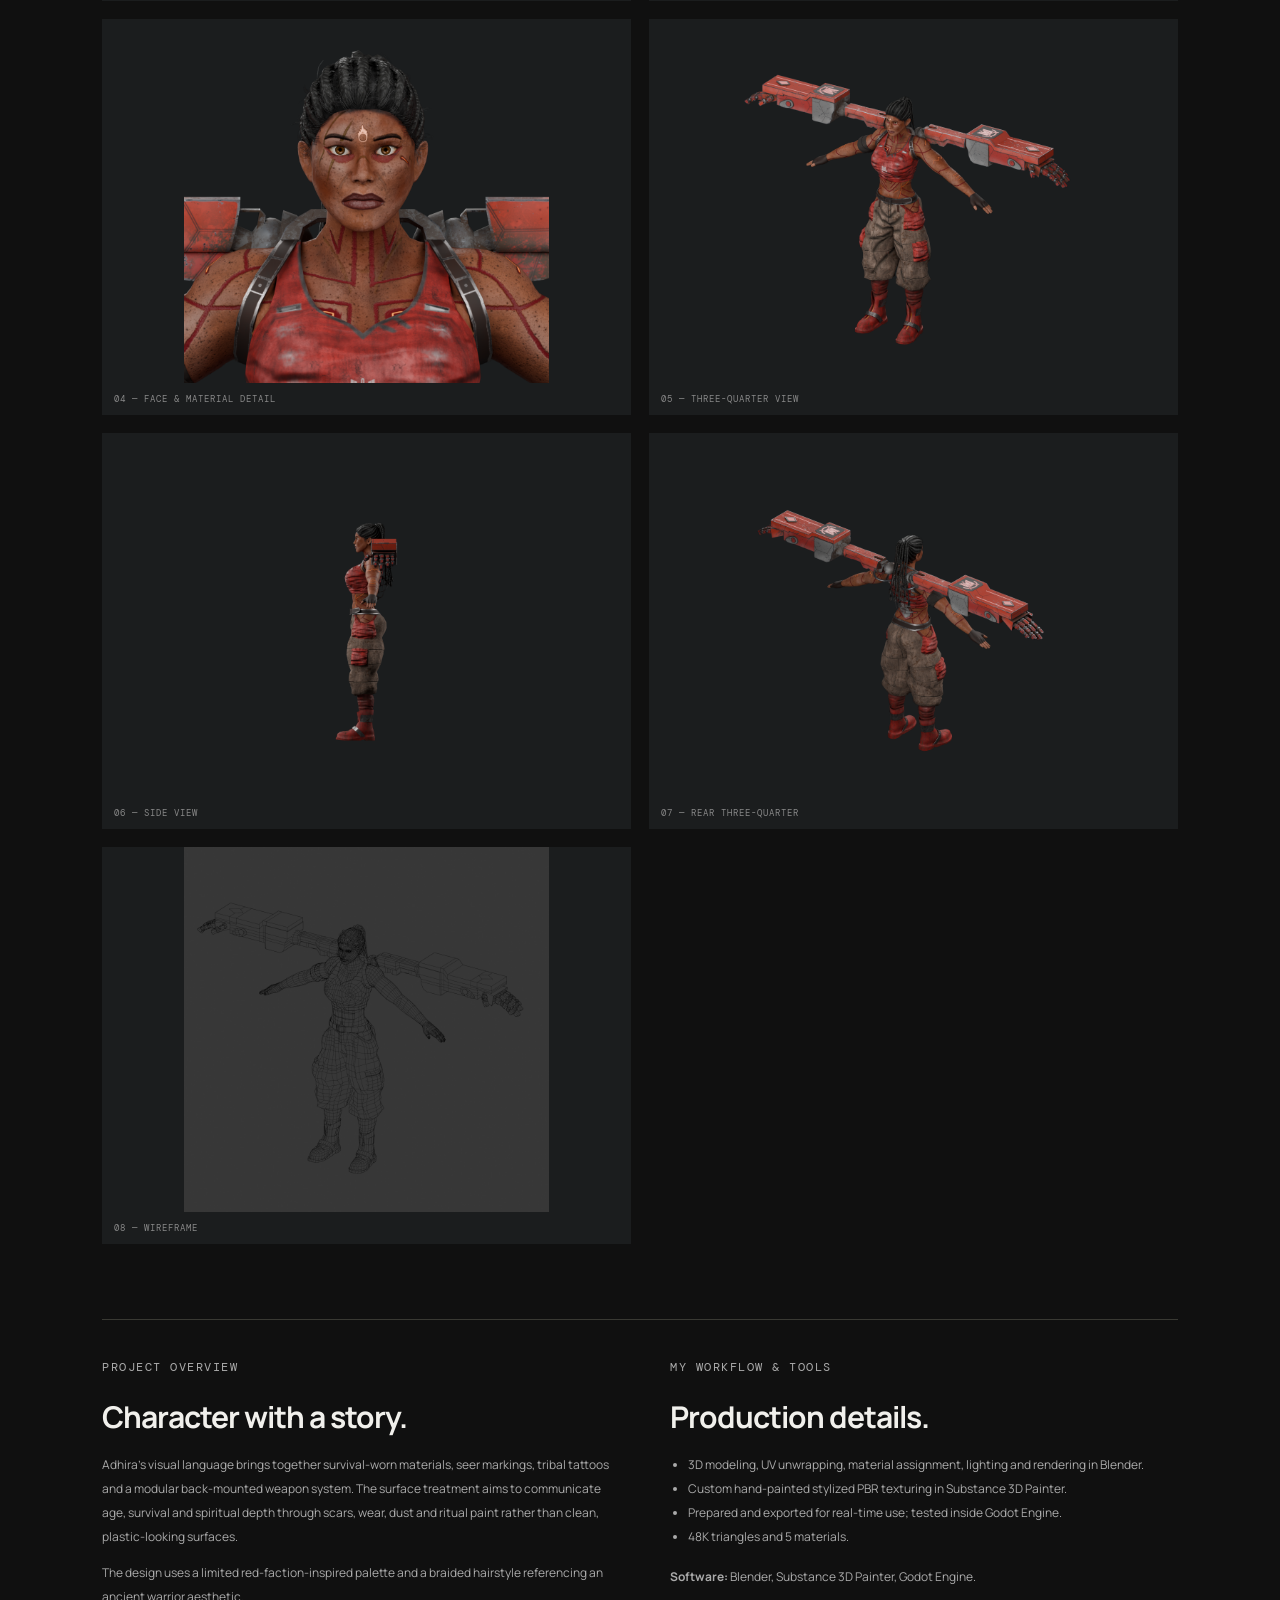
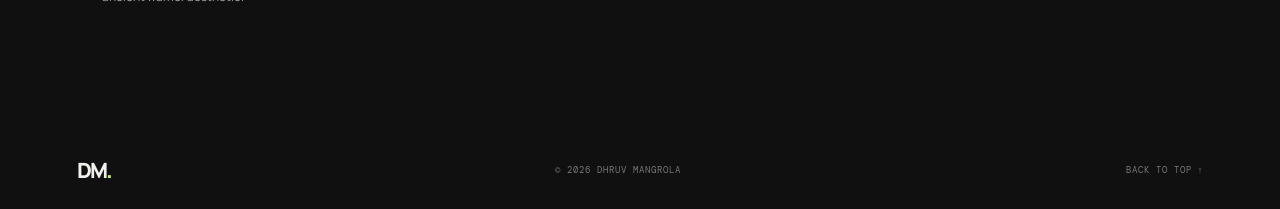
<file: adhira-apocalypse-seer.html>
<!DOCTYPE html>
<html lang="en">
<head>
<meta charset="UTF-8"><meta name="viewport" content="width=device-width, initial-scale=1.0">
<meta name="description" content="Adhira — The Apocalypse Seer, a stylized game-ready character by Dhruv Mangrola.">
<meta name="theme-color" content="#101010"><title>Adhira — The Apocalypse Seer | Dhruv Mangrola</title>
<link rel="preconnect" href="https://fonts.googleapis.com"><link rel="preconnect" href="https://fonts.gstatic.com" crossorigin>
<link href="https://fonts.googleapis.com/css2?family=DM+Mono:wght@400;500&family=Manrope:wght@400;500;600;700;800&display=swap" rel="stylesheet">
<link rel="stylesheet" href="style.css">
<style>
.project-detail{padding:70px 8vw 110px;max-width:1500px;margin:auto}
.back-link{display:inline-block;color:#c9ff56;font:10px 'DM Mono';letter-spacing:1px;margin-bottom:45px}
.detail-heading{display:grid;grid-template-columns:1.2fr .8fr;gap:50px;align-items:end;margin-bottom:55px}
.detail-heading h1{font-size:clamp(45px,7vw,88px);letter-spacing:-5px;line-height:1.02;margin:0}
.detail-heading h1 em{font-family:Georgia,serif;color:#c9ff56;font-weight:400}
.detail-intro{color:#aaa;font-size:13px;line-height:2}
.specs{display:flex;gap:12px;flex-wrap:wrap;margin-top:20px}
.specs span{border:1px solid #41413b;padding:9px 12px;color:#ddd;font:10px 'DM Mono'}
.gallery{display:grid;grid-template-columns:repeat(2,minmax(0,1fr));gap:18px;align-items:stretch}
.gallery figure{margin:0;background:#1b1d1e;min-height:0;aspect-ratio:4/3;display:flex;align-items:stretch;justify-content:center;overflow:hidden}
.gallery figure:first-child{grid-column:span 2;aspect-ratio:16/9}
.gallery img{display:block;width:100%;height:100%;max-height:none;object-fit:contain;background:#1b1d1e}
.gallery figcaption{font:9px 'DM Mono';letter-spacing:1px;color:#888;padding:10px 12px}
.gallery figure{display:flex;flex-direction:column}
.gallery figure img{flex:1;min-height:0}
.detail-info{display:grid;grid-template-columns:1fr 1fr;gap:60px;margin-top:75px;border-top:1px solid #393933;padding-top:35px}
.detail-info h2{font-size:30px;letter-spacing:-1px;margin-bottom:20px}
.detail-info p,.detail-info li{font-size:12px;color:#aaa;line-height:2}
.detail-info ul{padding-left:18px}
@media(max-width:700px){.project-detail{padding:45px 6vw 80px}.detail-heading,.detail-info{grid-template-columns:1fr;gap:22px}.gallery{grid-template-columns:1fr}.gallery figure:first-child{grid-column:auto}.gallery figure{min-height:220px}.detail-heading h1{letter-spacing:-3px}}
</style>
</head>
<body>
<header class="topbar"><a class="brand" href="index.html">DM<span>.</span></a><nav class="nav"><a href="index.html#work">Work</a><a href="index.html#about">About</a><a href="index.html#experience">Experience</a><a href="index.html#contact" class="nav-contact">Let's talk <span>↗</span></a></nav></header>
<main class="project-detail">
<a class="back-link" href="index.html#work">← BACK TO SELECTED WORK</a>
<div class="detail-heading">
<div><p class="eyebrow">CHARACTER ART · REAL-TIME GAME ASSET</p><h1>Adhira —<br><em>The Apocalypse Seer</em></h1></div>
<div><p class="detail-intro">A stylized, game-ready character combining post-apocalyptic science fiction with Indian cultural influence. Designed as a narrative “Old Soul” — a hero reborn across timelines.</p><div class="specs"><span>48K TRIANGLES</span><span>5 MATERIALS</span><span>GODOT ENGINE</span></div></div>
</div>
<div class="gallery">
<figure><img src="assets/adhira-apocalypse-seer/01-front-view.png" alt="Adhira front view"><figcaption>01 — FRONT VIEW</figcaption></figure>
<figure><img src="assets/adhira-apocalypse-seer/02-three-quarter-front.png" alt="Adhira three-quarter front view"><figcaption>02 — THREE-QUARTER FRONT</figcaption></figure>
<figure><img src="assets/adhira-apocalypse-seer/03-back-view.png" alt="Adhira back view"><figcaption>03 — BACK VIEW</figcaption></figure>
<figure><img src="assets/adhira-apocalypse-seer/04-face-closeup.png" alt="Adhira face and material detail"><figcaption>04 — FACE & MATERIAL DETAIL</figcaption></figure>
<figure><img src="assets/adhira-apocalypse-seer/05-three-quarter-detail.png" alt="Adhira three-quarter character view"><figcaption>05 — THREE-QUARTER VIEW</figcaption></figure>
<figure><img src="assets/adhira-apocalypse-seer/06-side-view.png" alt="Adhira side view"><figcaption>06 — SIDE VIEW</figcaption></figure>
<figure><img src="assets/adhira-apocalypse-seer/07-back-three-quarter.png" alt="Adhira rear three-quarter view"><figcaption>07 — REAR THREE-QUARTER</figcaption></figure>
<figure><img src="assets/adhira-apocalypse-seer/08-wireframe.jpg" alt="Adhira wireframe topology view"><figcaption>08 — WIREFRAME</figcaption></figure>
</div>
<div class="detail-info">
<div><p class="eyebrow">PROJECT OVERVIEW</p><h2>Character with a story.</h2><p>Adhira’s visual language brings together survival-worn materials, seer markings, tribal tattoos and a modular back-mounted weapon system. The surface treatment aims to communicate age, survival and spiritual depth through scars, wear, dust and ritual paint rather than clean, plastic-looking surfaces.</p><p>The design uses a limited red-faction-inspired palette and a braided hairstyle referencing an ancient warrior aesthetic.</p></div>
<div><p class="eyebrow">MY WORKFLOW & TOOLS</p><h2>Production details.</h2><ul><li>3D modeling, UV unwrapping, material assignment, lighting and rendering in Blender.</li><li>Custom hand-painted stylized PBR texturing in Substance 3D Painter.</li><li>Prepared and exported for real-time use; tested inside Godot Engine.</li><li>48K triangles and 5 materials.</li></ul><p><strong>Software:</strong> Blender, Substance 3D Painter, Godot Engine.</p></div>
</div>
</main>
<footer><a class="brand" href="index.html">DM<span>.</span></a><span>© <span id="year"></span> DHRUV MANGROLA</span><a href="#">BACK TO TOP ↑</a></footer>
<script>document.getElementById('year').textContent=new Date().getFullYear();</script>
</body></html>
</file>
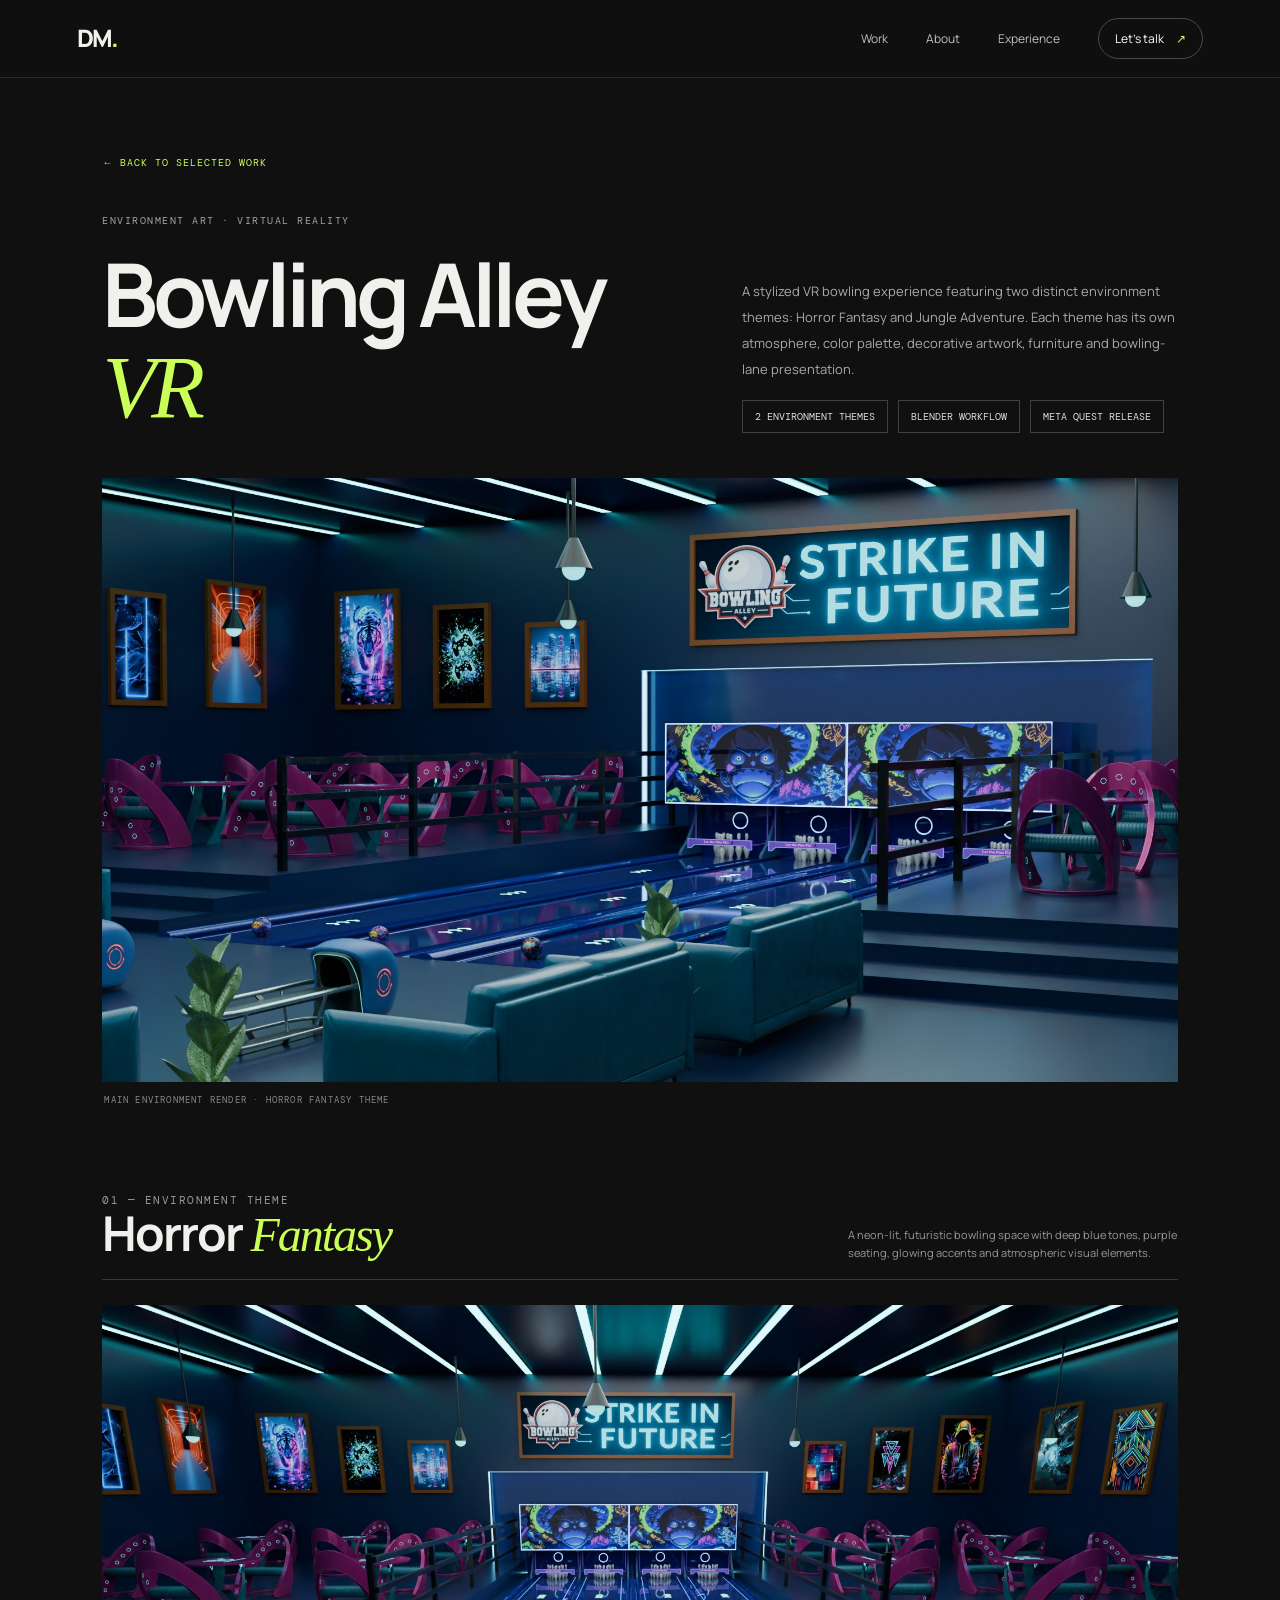
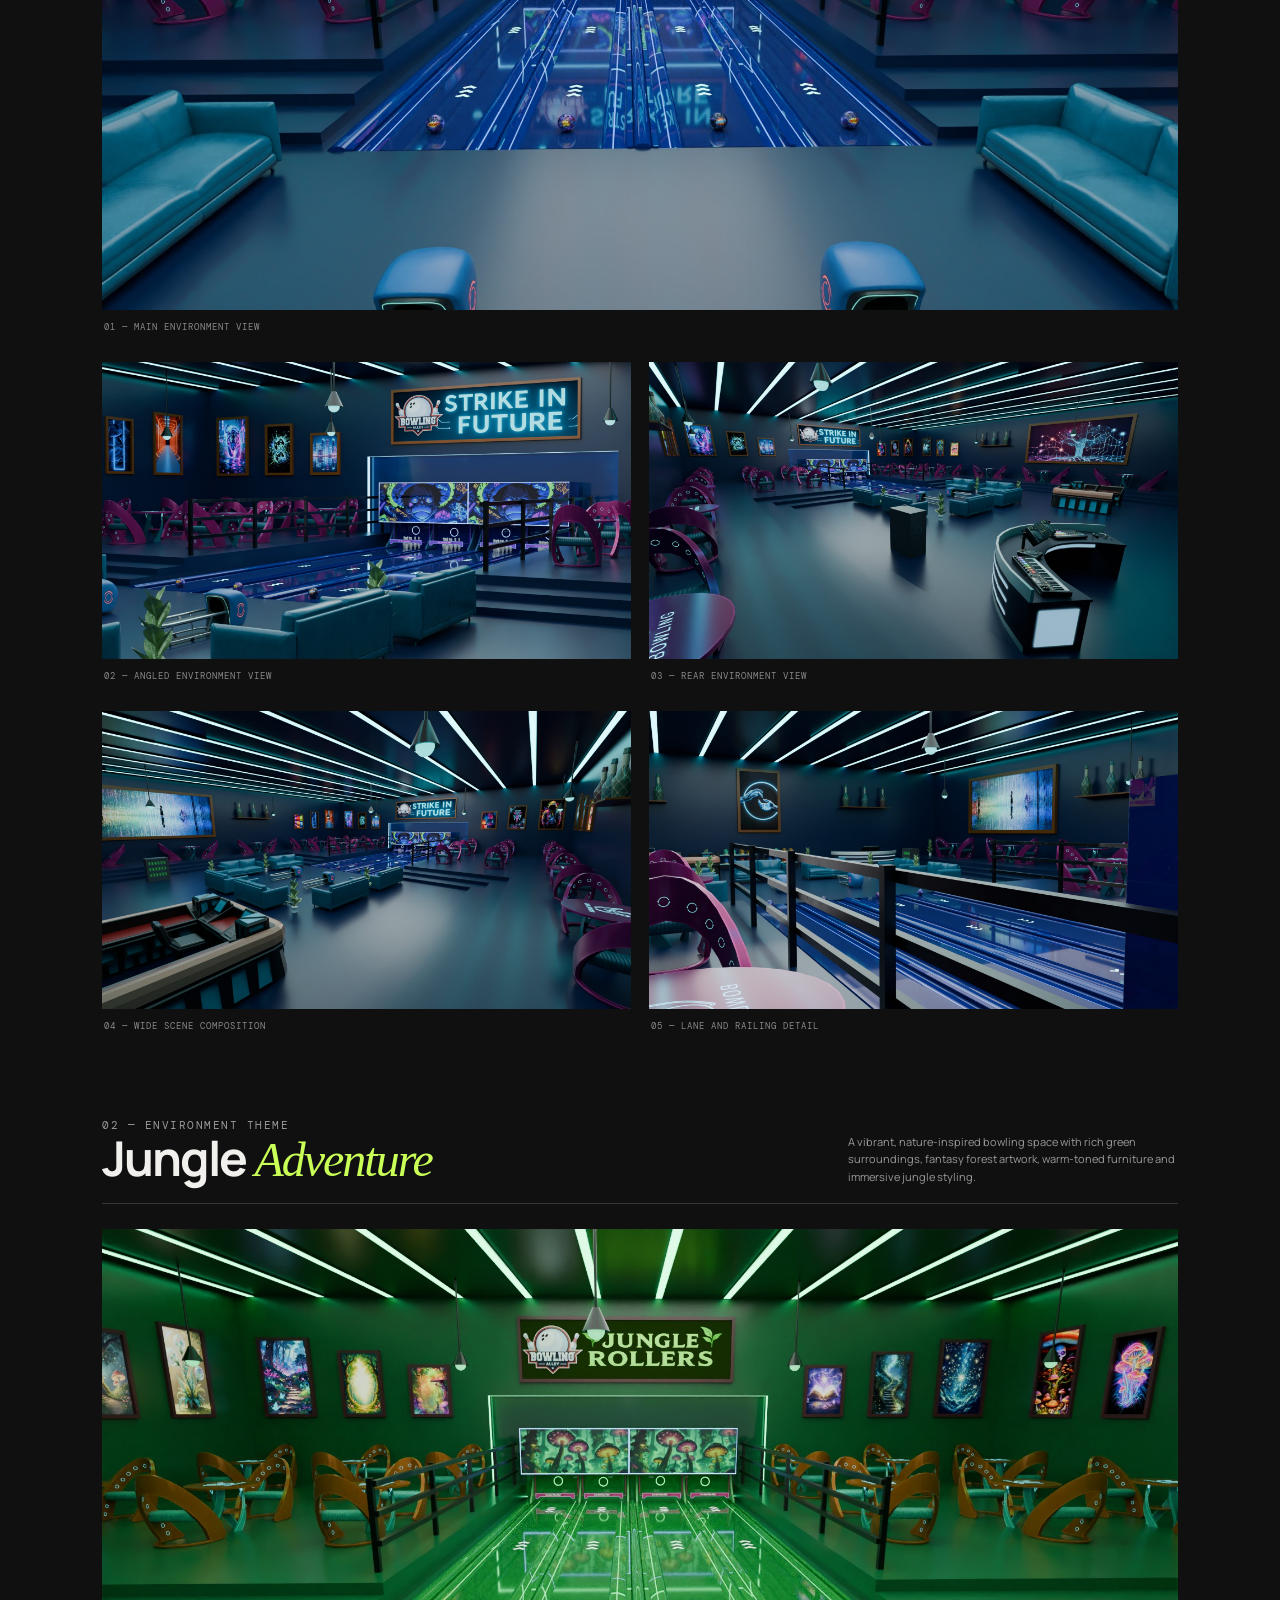
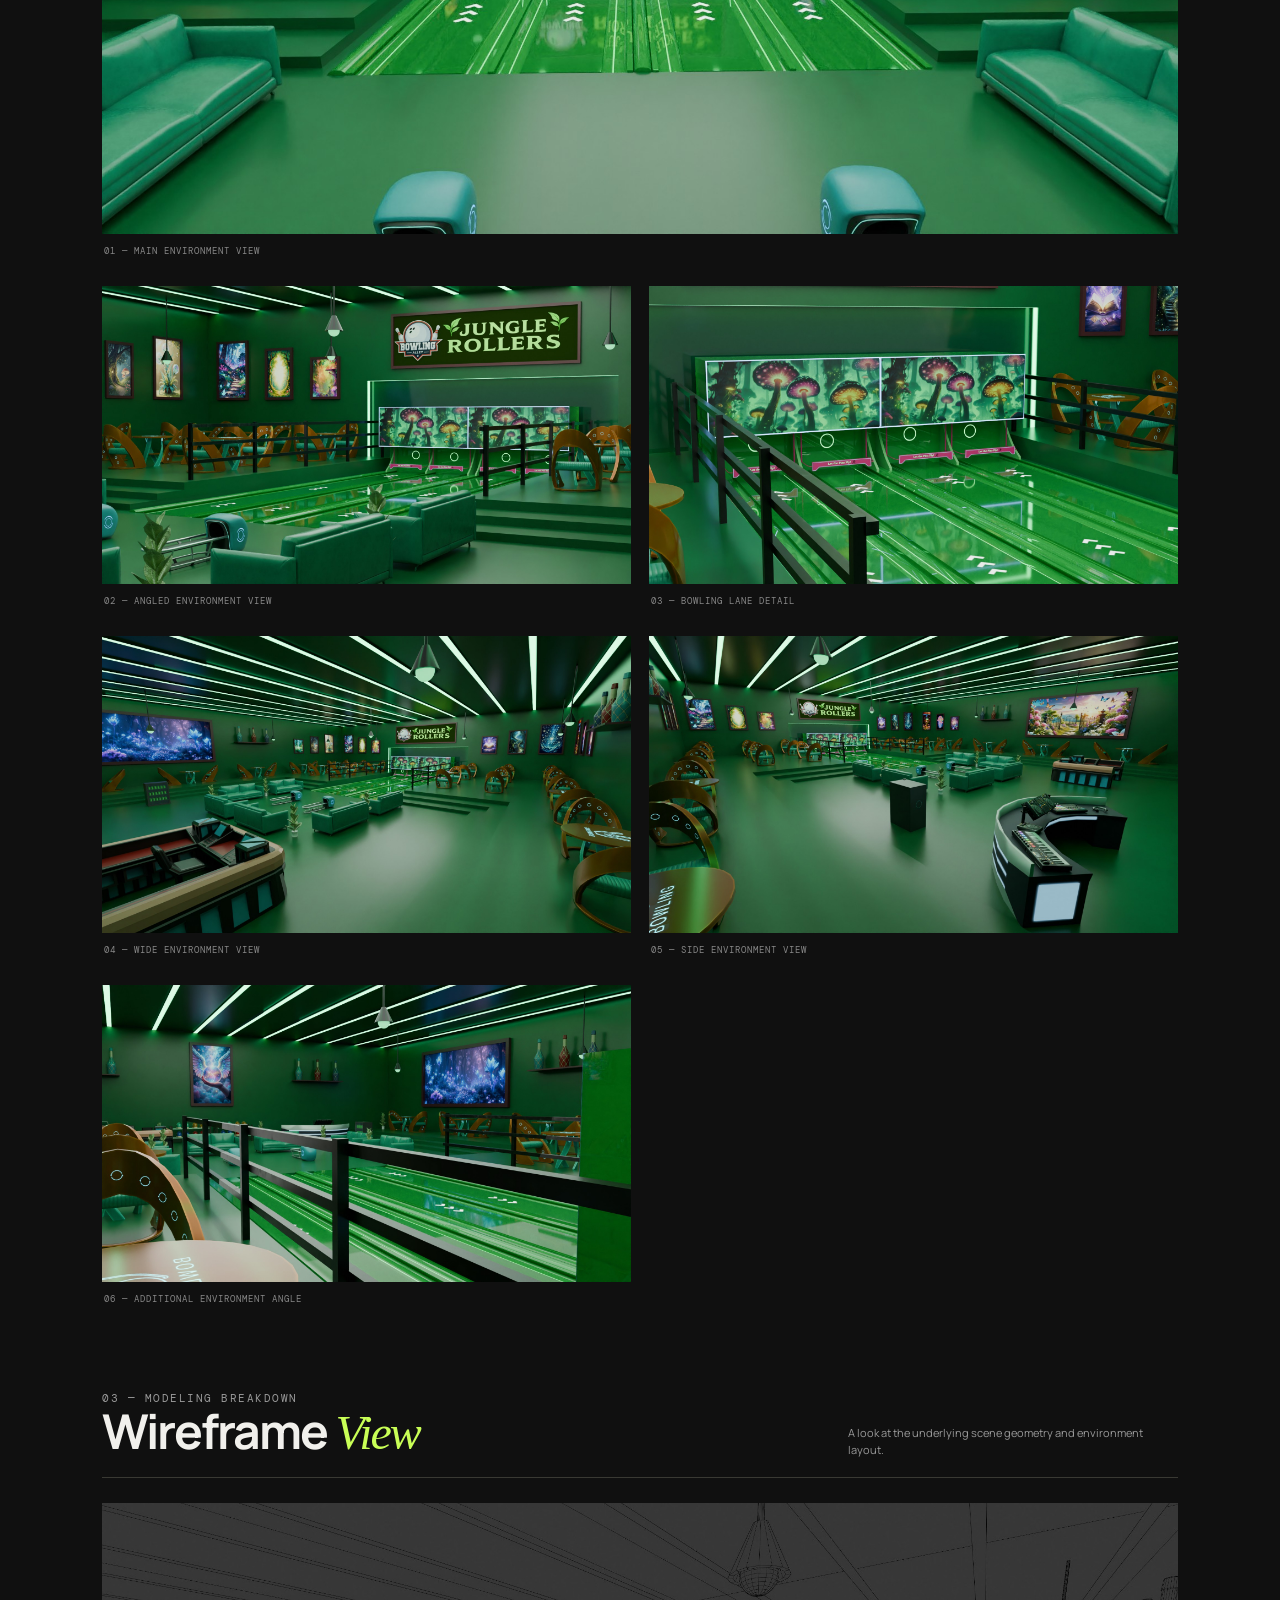
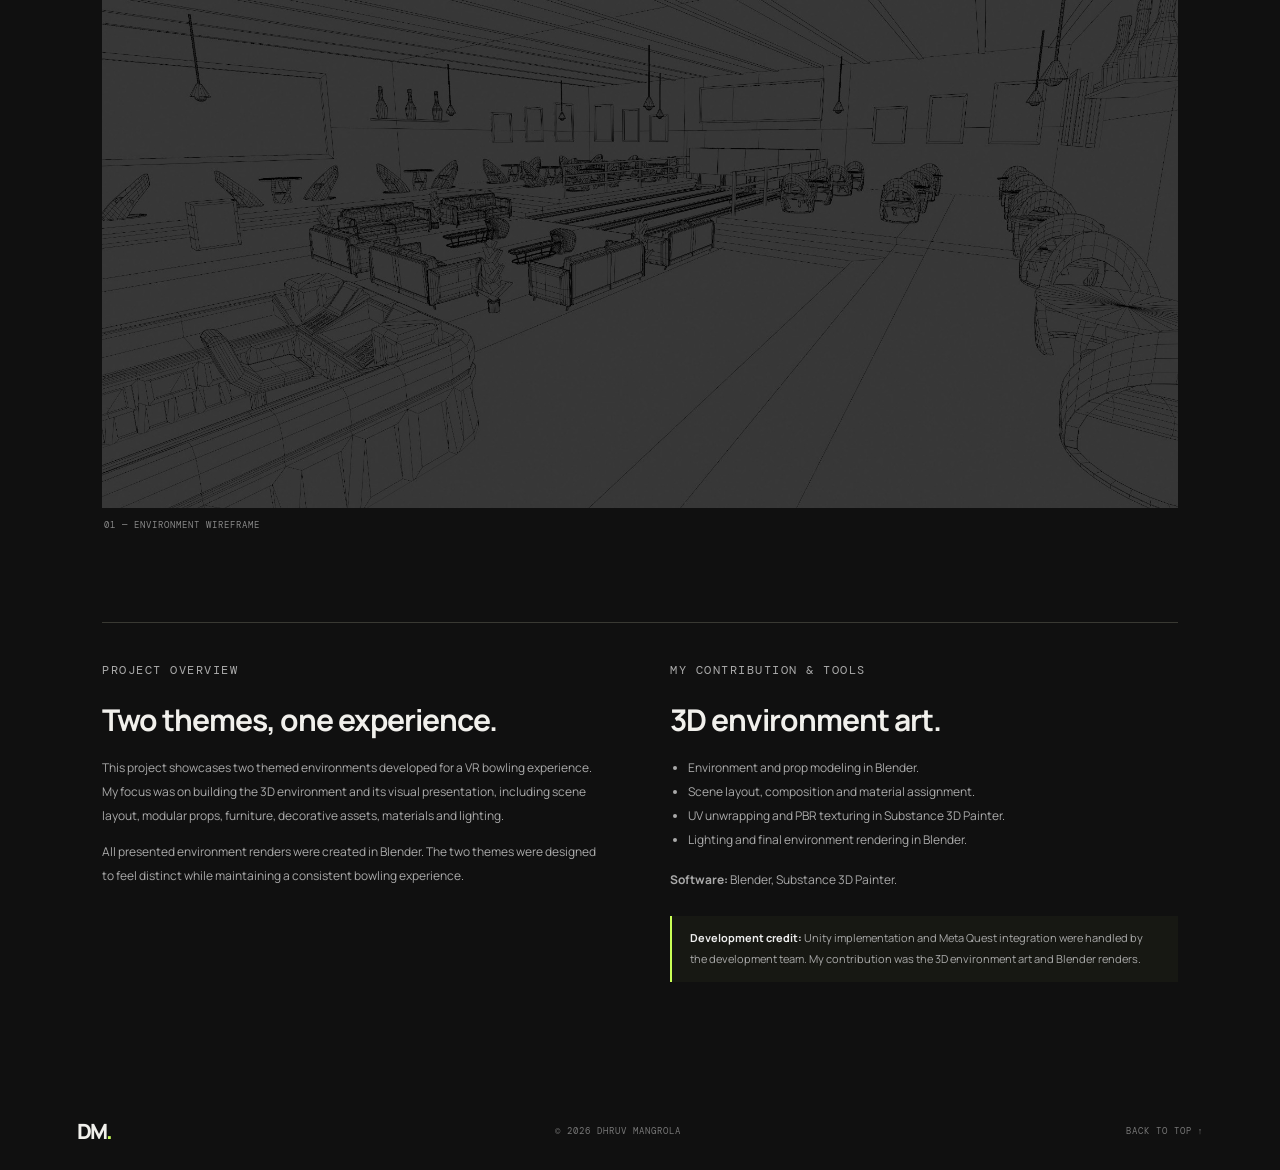
<file: bowling-alley-vr.html>
<!DOCTYPE html>
<html lang="en">
<head>
<meta charset="UTF-8"><meta name="viewport" content="width=device-width, initial-scale=1.0">
<meta name="description" content="Bowling Alley VR — two stylized bowling environments, Horror Fantasy and Jungle Adventure, created by Dhruv Mangrola.">
<meta name="theme-color" content="#101010"><title>Bowling Alley VR | Dhruv Mangrola — 3D Artist</title>
<link rel="preconnect" href="https://fonts.googleapis.com"><link rel="preconnect" href="https://fonts.gstatic.com" crossorigin>
<link href="https://fonts.googleapis.com/css2?family=DM+Mono:wght@400;500&family=Manrope:wght@400;500;600;700;800&display=swap" rel="stylesheet">
<link rel="stylesheet" href="style.css">
<style>
.project-detail{padding:70px 8vw 110px;max-width:1600px;margin:auto}.back-link{display:inline-block;color:#c9ff56;font:10px 'DM Mono';letter-spacing:1px;margin-bottom:45px}.detail-heading{display:grid;grid-template-columns:1.15fr .85fr;gap:50px;align-items:end;margin-bottom:45px}.detail-heading h1{font-size:clamp(48px,7vw,88px);letter-spacing:-5px;line-height:1.02;margin:0}.detail-heading h1 em{font-family:Georgia,serif;color:#c9ff56;font-weight:400}.detail-intro{color:#aaa;font-size:13px;line-height:2}.specs{display:flex;gap:10px;flex-wrap:wrap;margin-top:18px}.specs span{border:1px solid #41413b;padding:9px 12px;color:#ddd;font:10px 'DM Mono'}.published-link{display:inline-block;color:#c9ff56;font-size:11px;margin-top:18px;border-bottom:1px solid #697b3e;padding-bottom:5px}.theme-section{margin-top:75px}.theme-heading{display:flex;align-items:end;justify-content:space-between;gap:25px;margin-bottom:25px;border-bottom:1px solid #393933;padding-bottom:18px}.theme-heading h2{font-size:clamp(32px,4vw,48px);letter-spacing:-2px}.theme-heading p{color:#999;font-size:11px;margin:0;max-width:330px}.gallery{display:grid;grid-template-columns:1fr 1fr;gap:14px}.gallery figure{margin:0;background:#050505;min-height:230px;display:flex;flex-direction:column;align-items:center;justify-content:center}.gallery figure:first-child{grid-column:span 2}.gallery img{display:block;width:100%;height:100%;max-height:760px;object-fit:contain;flex:1;min-height:0}.gallery figcaption{font:9px 'DM Mono';letter-spacing:1px;color:#888;padding:11px 12px}.detail-info{display:grid;grid-template-columns:1fr 1fr;gap:60px;margin-top:80px;border-top:1px solid #393933;padding-top:35px}.detail-info h2{font-size:30px;letter-spacing:-1px;margin-bottom:20px}.detail-info p,.detail-info li{font-size:12px;color:#aaa;line-height:2}.detail-info ul{padding-left:18px}.credit-note{border-left:2px solid #c9ff56;padding:12px 18px;background:#171813;color:#aaa;font-size:11px;line-height:1.9;margin-top:24px}.credit-note strong{color:#eee}
@media(max-width:700px){.project-detail{padding:45px 6vw 80px}.detail-heading,.detail-info{grid-template-columns:1fr;gap:22px}.theme-heading{display:block}.theme-heading p{margin-top:12px}.gallery{grid-template-columns:1fr}.gallery figure:first-child{grid-column:auto}.gallery figure{min-height:200px}.detail-heading h1{letter-spacing:-3px}.theme-section{margin-top:55px}}



/* Main render: full-width, centered, true 16:9 frame */
.project-main-visual {
  display: block;
  width: 100%;
  max-width: 100%;
  margin: 8px auto 65px;
  padding: 0;
  background: transparent;
  overflow: hidden;
}
.project-main-visual img {
  display: block;
  width: 100%;
  height: auto;
  aspect-ratio: 16 / 9;
  object-fit: contain;
  object-position: center;
  margin: 0 auto;
}
.project-main-visual p {
  font: 9px 'DM Mono', monospace;
  letter-spacing: 1.2px;
  color: #888;
  margin: 0;
  padding: 12px 2px;
}
.gallery {
  display: grid;
  grid-template-columns: repeat(2, minmax(0, 1fr));
  gap: 18px;
  align-items: start;
}
.gallery figure {
  margin: 0;
  min-width: 0;
  min-height: 0;
  background: transparent;
  display: block;
  overflow: hidden;
}
.gallery figure:first-child { grid-column: 1 / -1; }
.gallery img {
  display: block;
  width: 100%;
  height: auto;
  max-height: none;
  object-fit: contain;
  margin: 0;
}
.gallery figcaption {
  font: 9px 'DM Mono', monospace;
  letter-spacing: 1px;
  color: #888;
  padding: 11px 2px;
}
@media (max-width: 700px) {
  .project-main-visual { margin-bottom: 50px; }
  .gallery { grid-template-columns: minmax(0, 1fr); }
  .gallery figure:first-child { grid-column: auto; }
}

</style>
</head>
<body>
<header class="topbar"><a class="brand" href="index.html">DM<span>.</span></a><button class="menu-toggle" aria-label="Toggle menu" aria-expanded="false">☰</button><nav class="nav"><a href="index.html#work">Work</a><a href="index.html#about">About</a><a href="index.html#experience">Experience</a><a href="index.html#contact" class="nav-contact">Let's talk <span>↗</span></a></nav></header>
<main class="project-detail">
<a class="back-link" href="index.html#work">← BACK TO SELECTED WORK</a>
<div class="detail-heading">
<div><p class="eyebrow">ENVIRONMENT ART · VIRTUAL REALITY</p><h1>Bowling Alley<br><em>VR</em></h1></div>
<div><p class="detail-intro">A stylized VR bowling experience featuring two distinct environment themes: Horror Fantasy and Jungle Adventure. Each theme has its own atmosphere, color palette, decorative artwork, furniture and bowling-lane presentation.</p><div class="specs"><span>2 ENVIRONMENT THEMES</span><span>BLENDER WORKFLOW</span><span>META QUEST RELEASE</span></div></div>
</div>
<section class="project-main-visual" aria-label="Bowling Alley VR main environment render">
  <img src="assets/bowling-alley-vr/bowling-alley-vr-main.jpg" alt="Bowling Alley VR panoramic main environment render">
  <p>MAIN ENVIRONMENT RENDER · HORROR FANTASY THEME</p>
</section>
<section class="theme-section">
<div class="theme-heading"><div><p class="eyebrow">01 — ENVIRONMENT THEME</p><h2>Horror <em>Fantasy</em></h2></div><p>A neon-lit, futuristic bowling space with deep blue tones, purple seating, glowing accents and atmospheric visual elements.</p></div>
<div class="gallery">
<figure><img src="assets/bowling-alley-vr/horror-fantasy/02-hero-front.jpg" alt="Horror Fantasy bowling alley front wide view"><figcaption>01 — MAIN ENVIRONMENT VIEW</figcaption></figure>
<figure><img src="assets/bowling-alley-vr/bowling-alley-vr-main.jpg" alt="Horror Fantasy bowling alley angled view"><figcaption>02 — ANGLED ENVIRONMENT VIEW</figcaption></figure>
<figure><img src="assets/bowling-alley-vr/horror-fantasy/03-rear-view.jpg" alt="Horror Fantasy bowling alley rear view"><figcaption>03 — REAR ENVIRONMENT VIEW</figcaption></figure>
<figure><img src="assets/bowling-alley-vr/horror-fantasy/04-wide-angle.jpg" alt="Horror Fantasy bowling alley wide angle"><figcaption>04 — WIDE SCENE COMPOSITION</figcaption></figure>
<figure><img src="assets/bowling-alley-vr/horror-fantasy/05-lane-detail.jpg" alt="Horror Fantasy bowling lane and railing detail"><figcaption>05 — LANE AND RAILING DETAIL</figcaption></figure>
</div>
</section>
<section class="theme-section">
<div class="theme-heading"><div><p class="eyebrow">02 — ENVIRONMENT THEME</p><h2>Jungle <em>Adventure</em></h2></div><p>A vibrant, nature-inspired bowling space with rich green surroundings, fantasy forest artwork, warm-toned furniture and immersive jungle styling.</p></div>
<div class="gallery">
<figure><img src="assets/bowling-alley-vr/jungle-adventure/02-hero-front.jpg" alt="Jungle Adventure bowling alley front wide view"><figcaption>01 — MAIN ENVIRONMENT VIEW</figcaption></figure>
<figure><img src="assets/bowling-alley-vr/jungle-adventure/01-detail-angle.jpg" alt="Jungle Adventure bowling alley angled view"><figcaption>02 — ANGLED ENVIRONMENT VIEW</figcaption></figure>
<figure><img src="assets/bowling-alley-vr/jungle-adventure/03-lane-closeup.jpg" alt="Jungle Adventure bowling lane close-up"><figcaption>03 — BOWLING LANE DETAIL</figcaption></figure>
<figure><img src="assets/bowling-alley-vr/jungle-adventure/04-wide-angle.jpg" alt="Jungle Adventure bowling alley wide environment"><figcaption>04 — WIDE ENVIRONMENT VIEW</figcaption></figure>
<figure><img src="assets/bowling-alley-vr/jungle-adventure/05-side-angle.jpg" alt="Jungle Adventure bowling alley side angle"><figcaption>05 — SIDE ENVIRONMENT VIEW</figcaption></figure>
<figure><img src="assets/bowling-alley-vr/jungle-adventure/06-environment-angle.jpg" alt="Jungle Adventure bowling alley additional environment angle"><figcaption>06 — ADDITIONAL ENVIRONMENT ANGLE</figcaption></figure>
</div>
</section>
<section class="theme-section">
<div class="theme-heading"><div><p class="eyebrow">03 — MODELING BREAKDOWN</p><h2>Wireframe <em>View</em></h2></div><p>A look at the underlying scene geometry and environment layout.</p></div>
<div class="gallery"><figure><img src="assets/bowling-alley-vr/wireframe.jpg" alt="Bowling Alley VR environment wireframe view"><figcaption>01 — ENVIRONMENT WIREFRAME</figcaption></figure></div>
</section>
<div class="detail-info">
<div><p class="eyebrow">PROJECT OVERVIEW</p><h2>Two themes, one experience.</h2><p>This project showcases two themed environments developed for a VR bowling experience. My focus was on building the 3D environment and its visual presentation, including scene layout, modular props, furniture, decorative assets, materials and lighting.</p><p>All presented environment renders were created in Blender. The two themes were designed to feel distinct while maintaining a consistent bowling experience.</p></div>
<div><p class="eyebrow">MY CONTRIBUTION & TOOLS</p><h2>3D environment art.</h2><ul><li>Environment and prop modeling in Blender.</li><li>Scene layout, composition and material assignment.</li><li>UV unwrapping and PBR texturing in Substance 3D Painter.</li><li>Lighting and final environment rendering in Blender.</li></ul><p><strong>Software:</strong> Blender, Substance 3D Painter.</p><div class="credit-note"><strong>Development credit:</strong> Unity implementation and Meta Quest integration were handled by the development team. My contribution was the 3D environment art and Blender renders.</div></div>
</div>
</main>
<footer><a class="brand" href="index.html">DM<span>.</span></a><span>© <span id="year"></span> DHRUV MANGROLA</span><a href="#">BACK TO TOP ↑</a></footer>
<script src="script.js"></script><script>document.getElementById('year').textContent=new Date().getFullYear();</script>
</body></html>
</file>
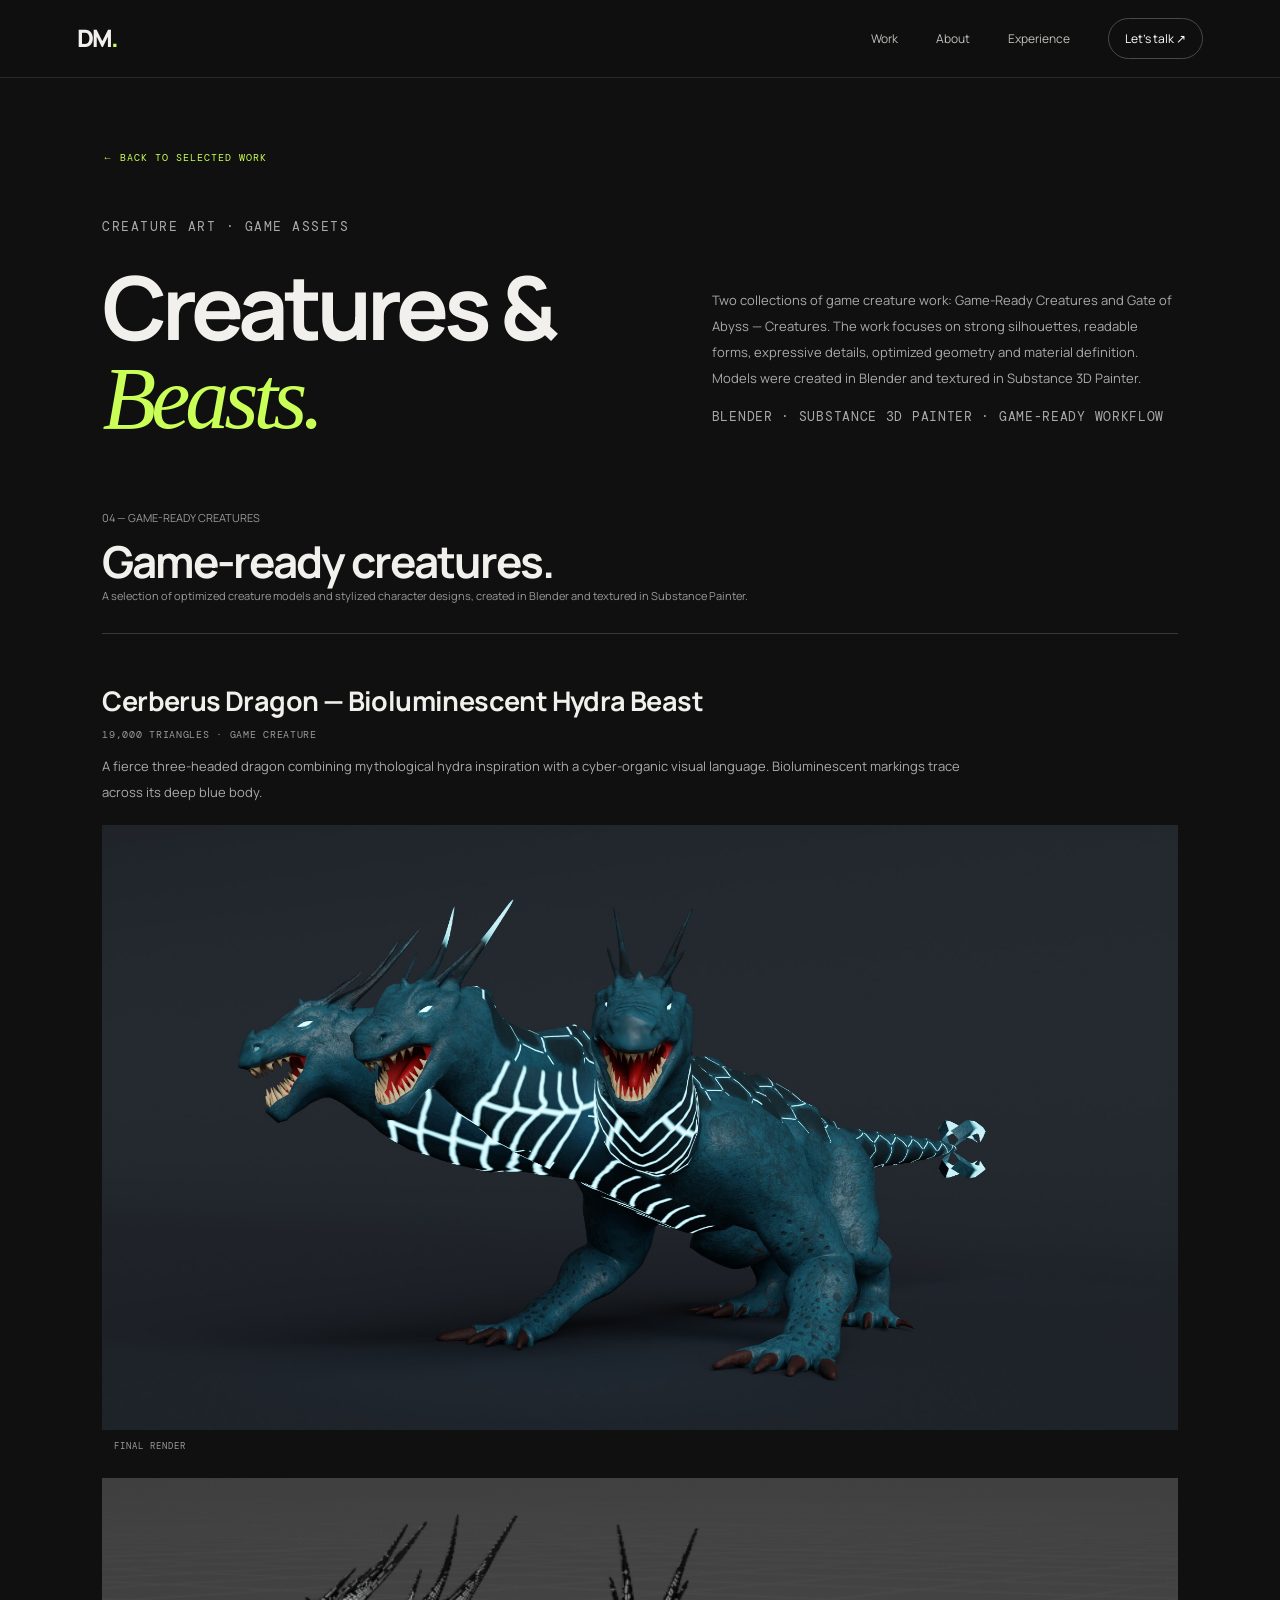
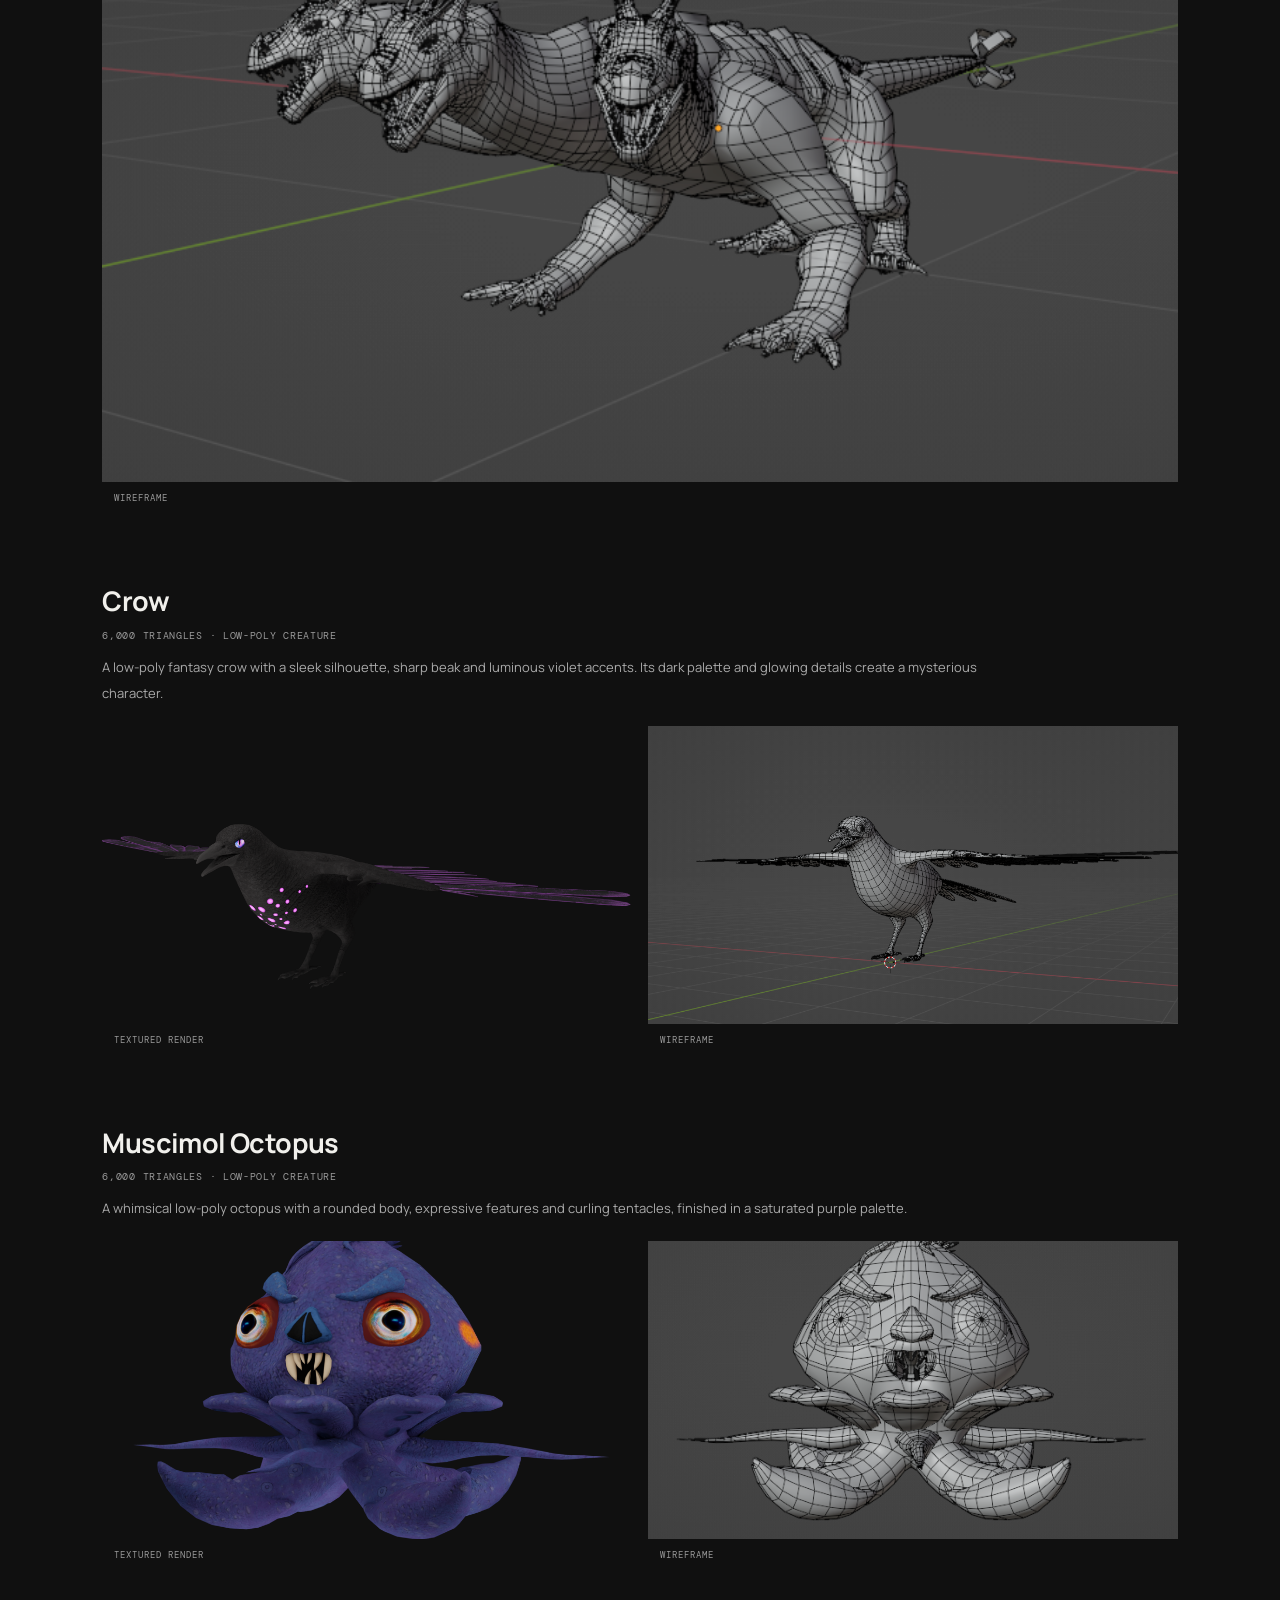
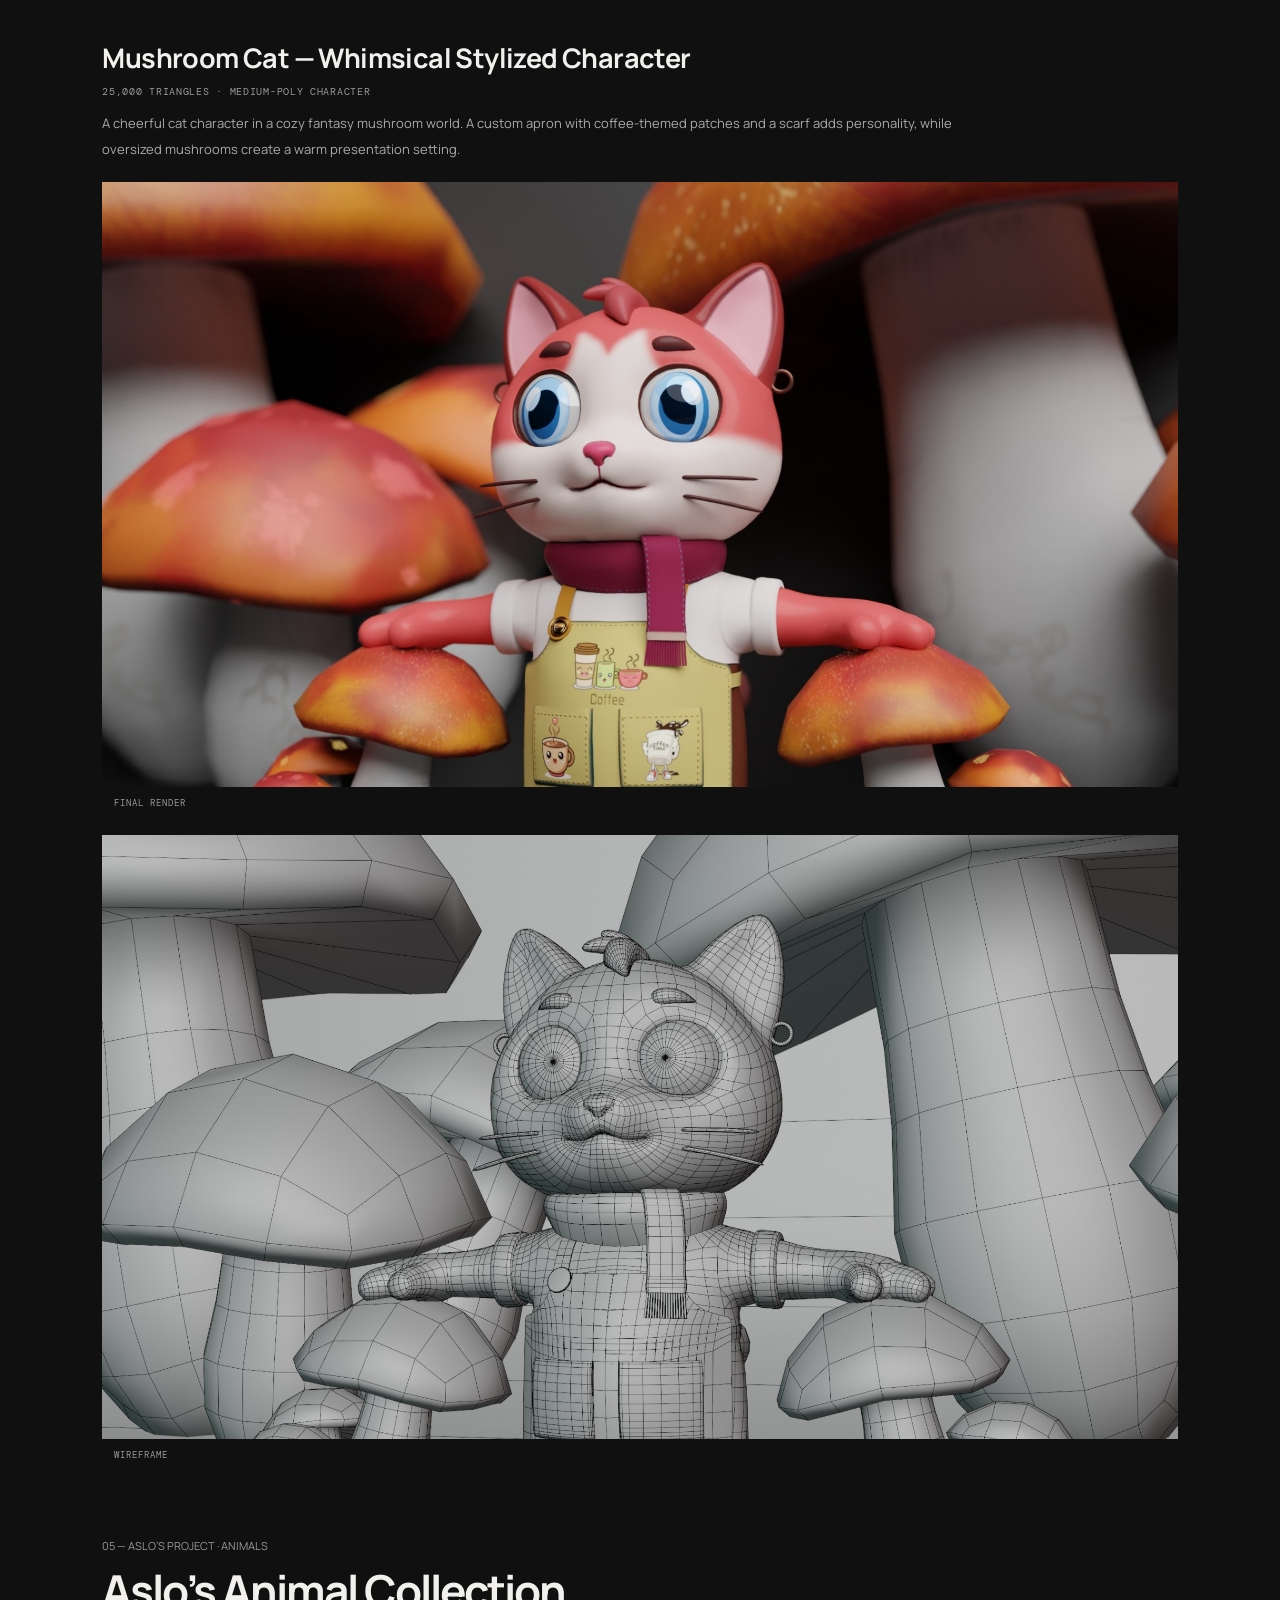
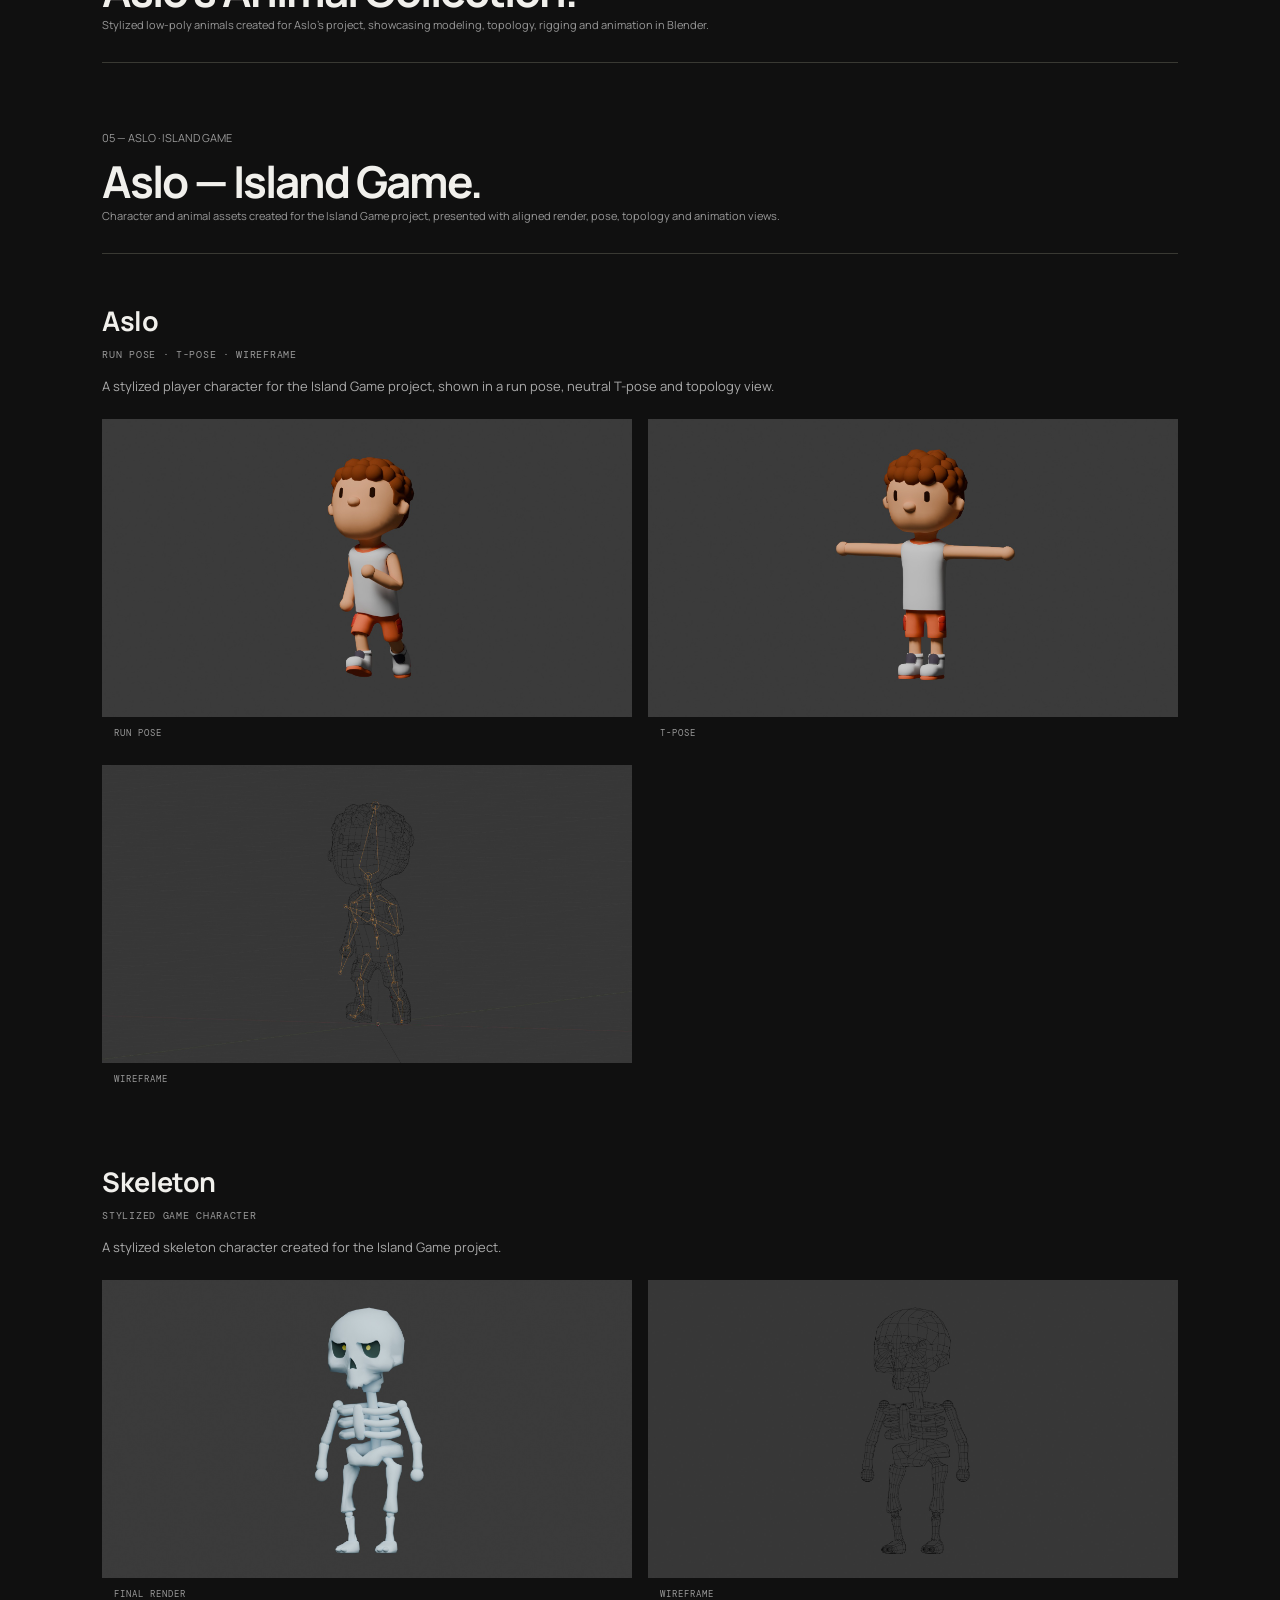
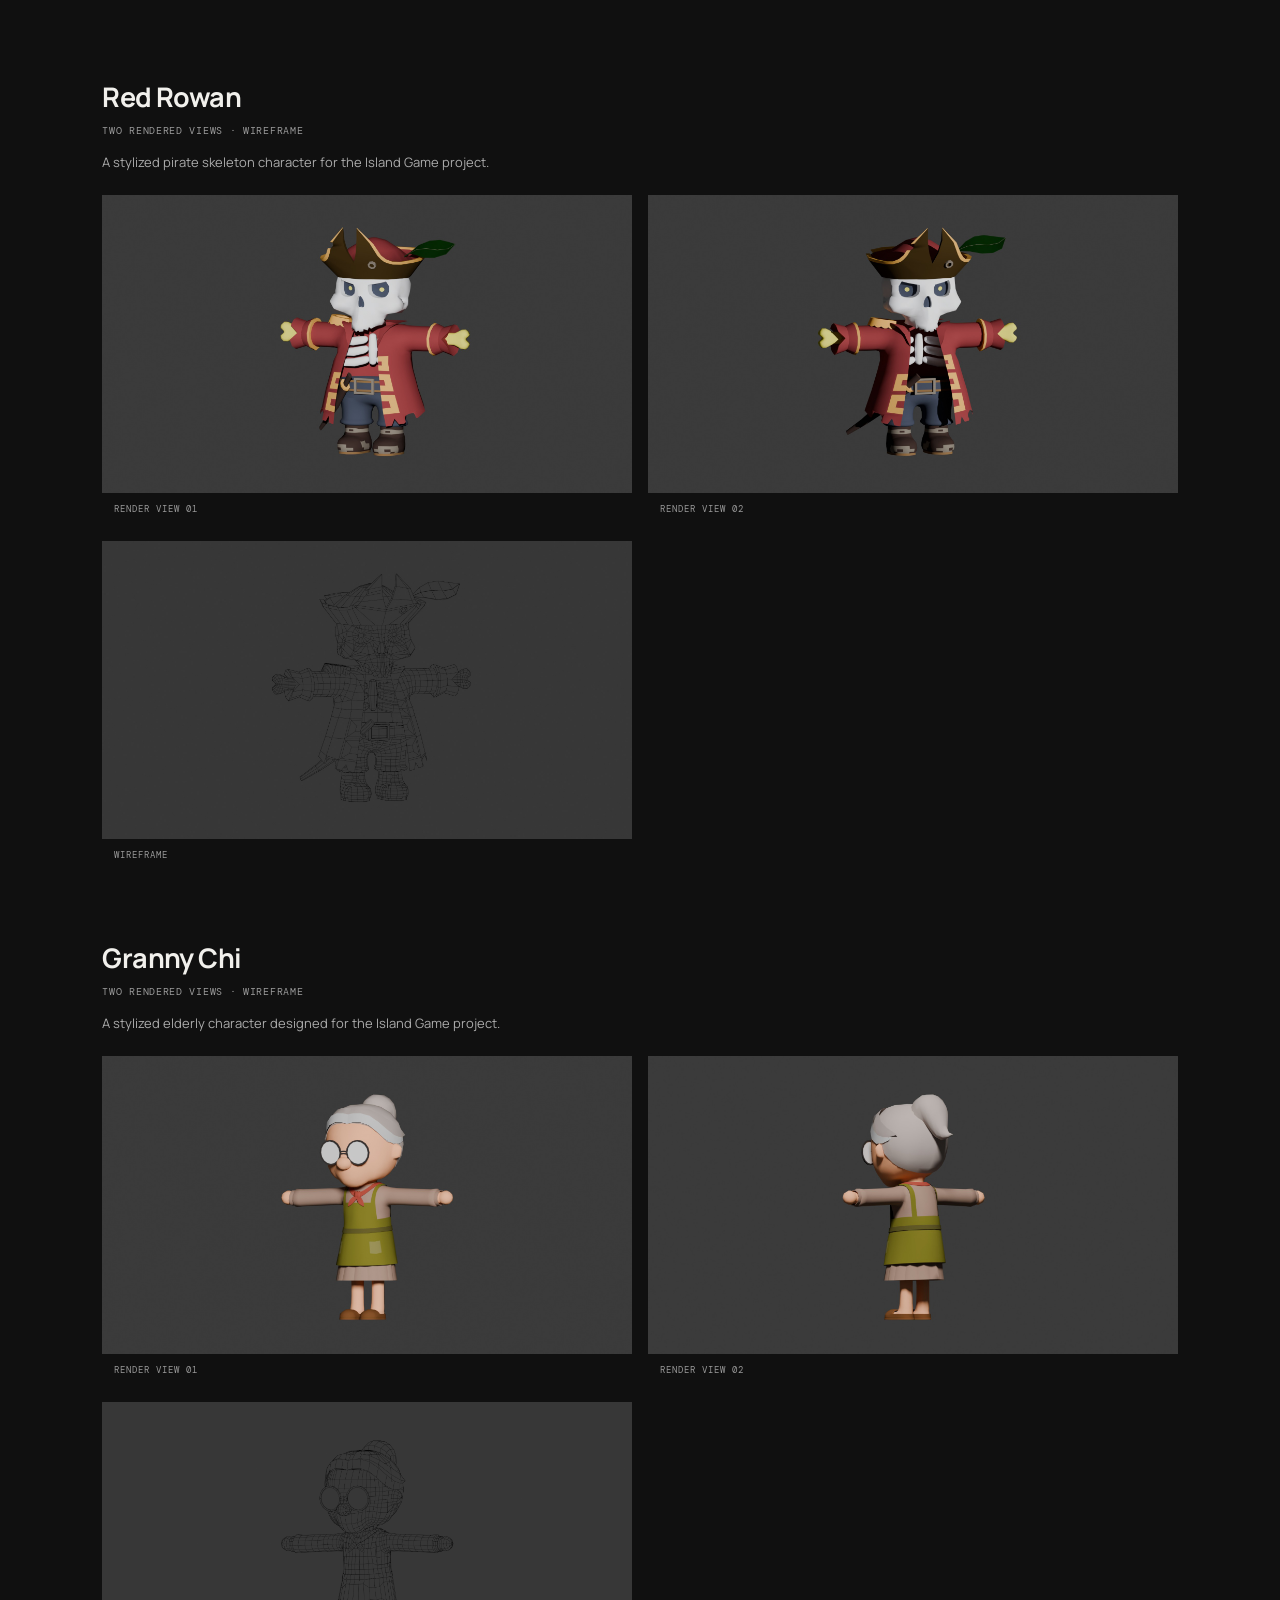
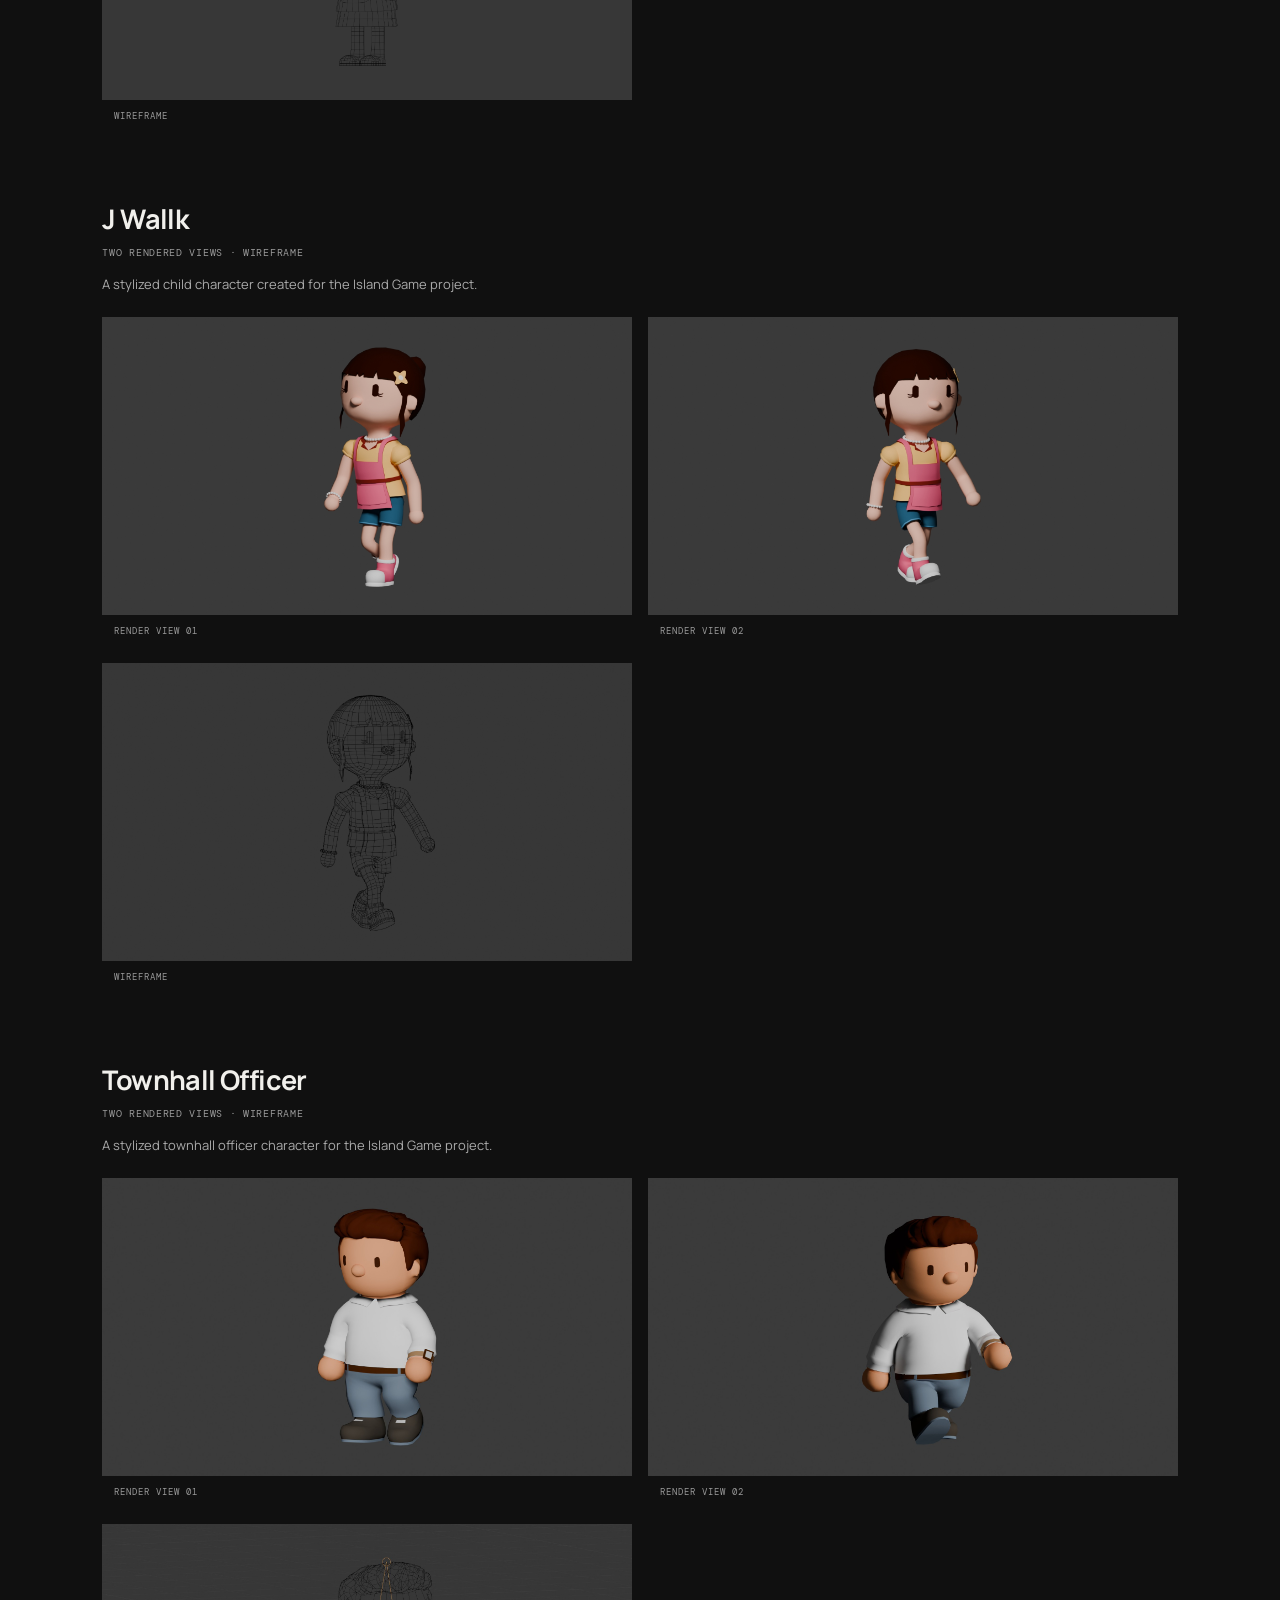
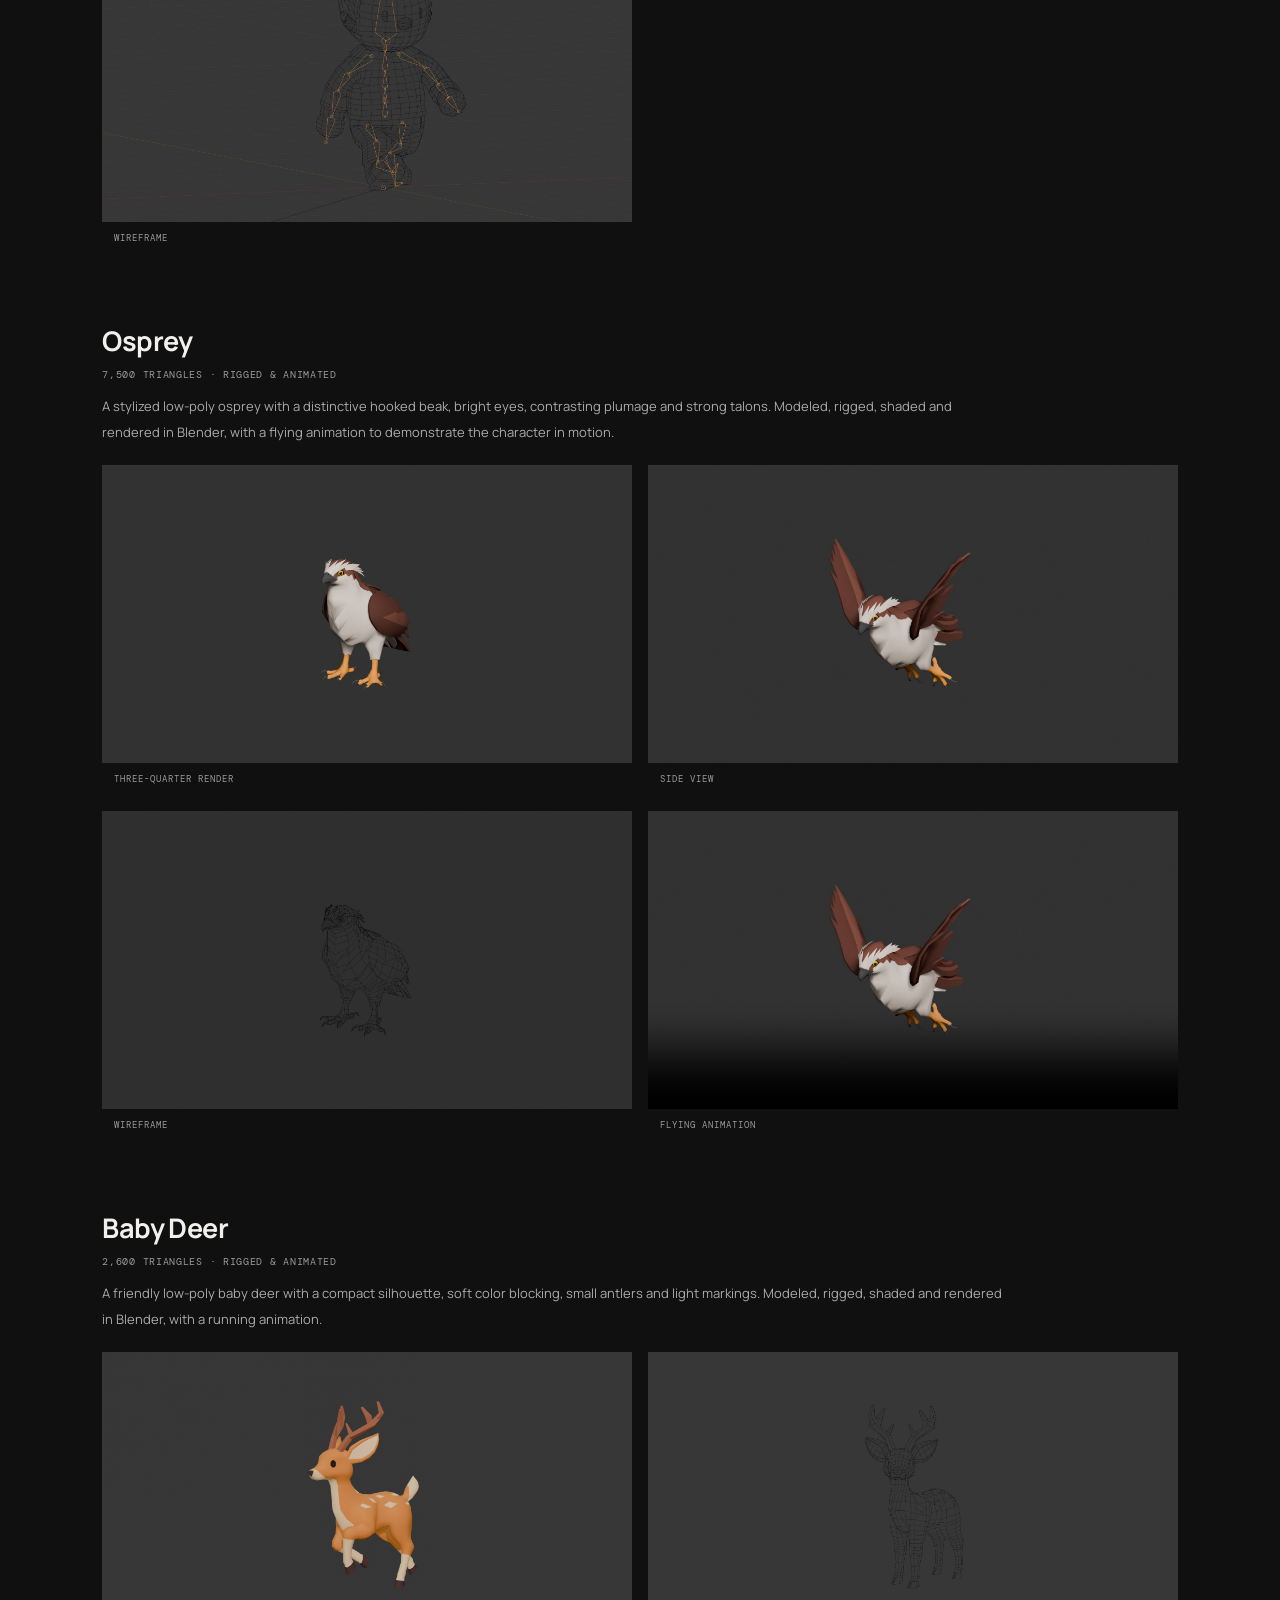
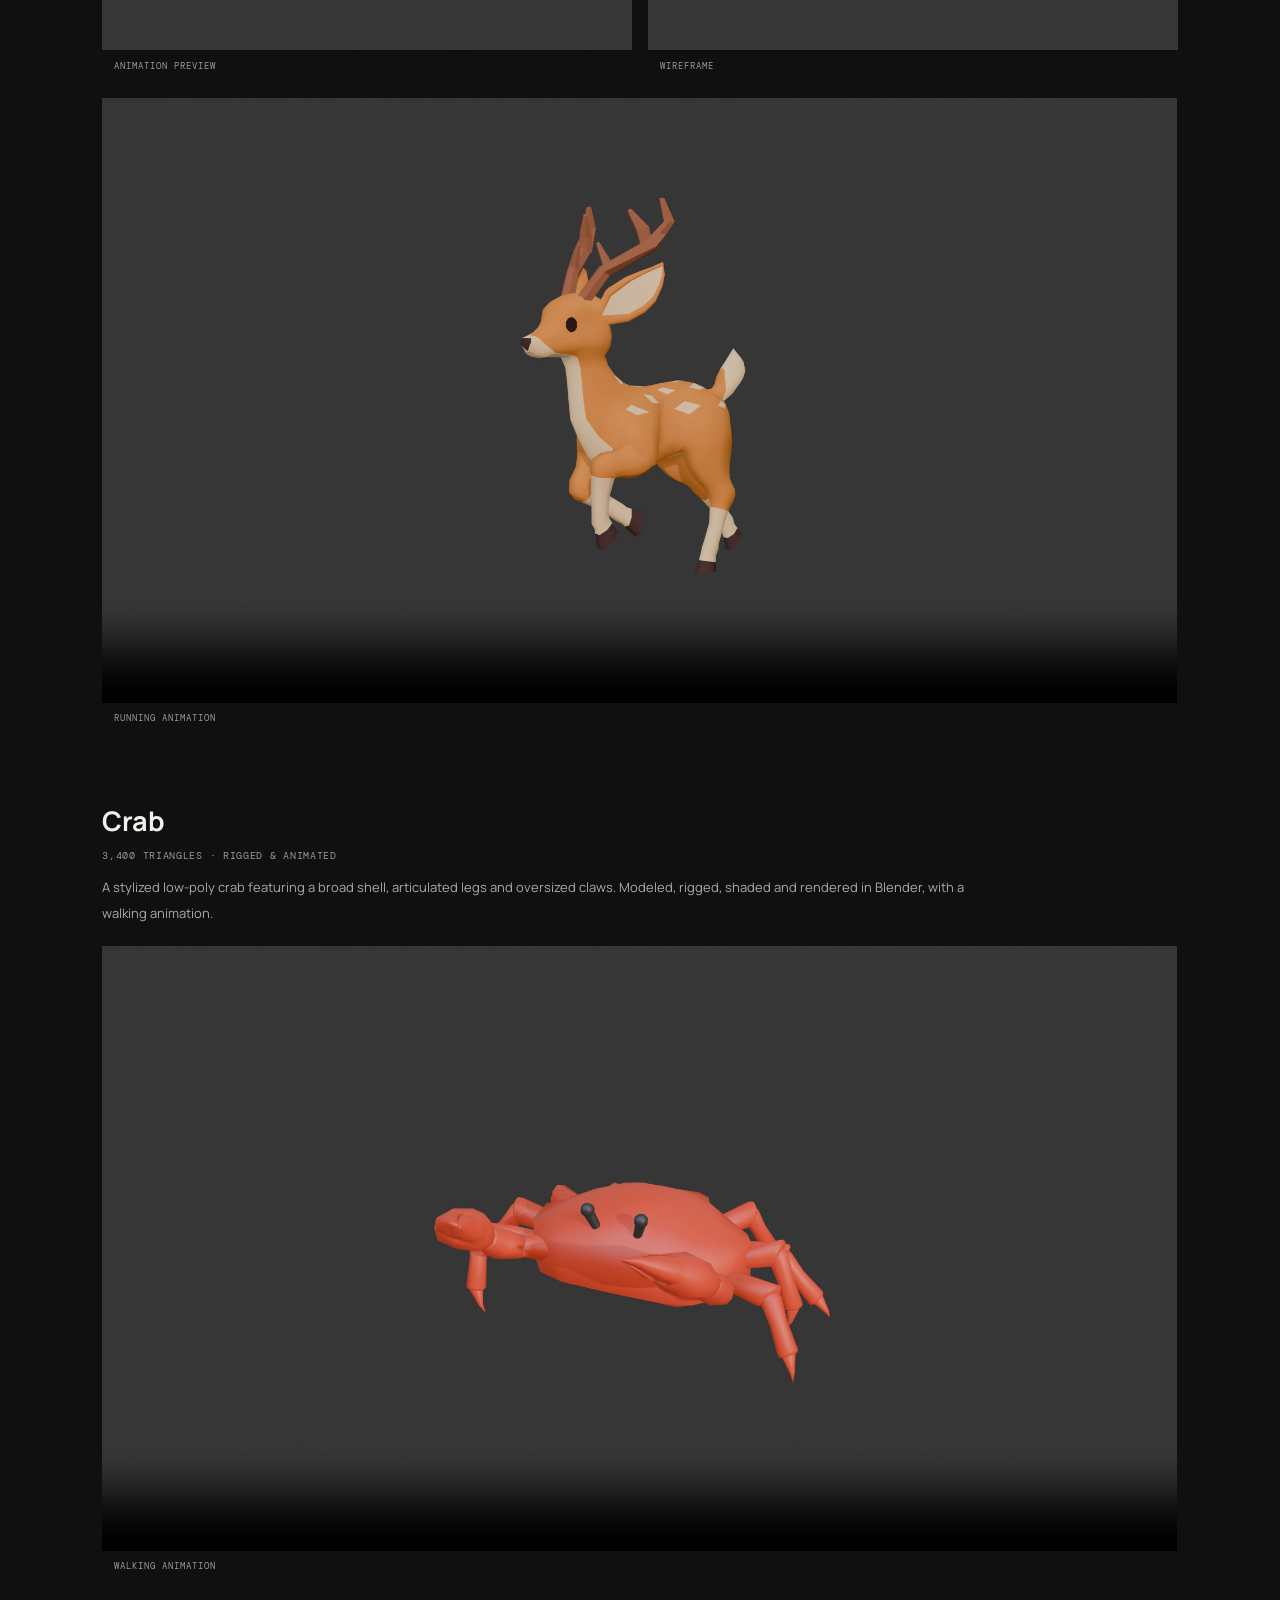
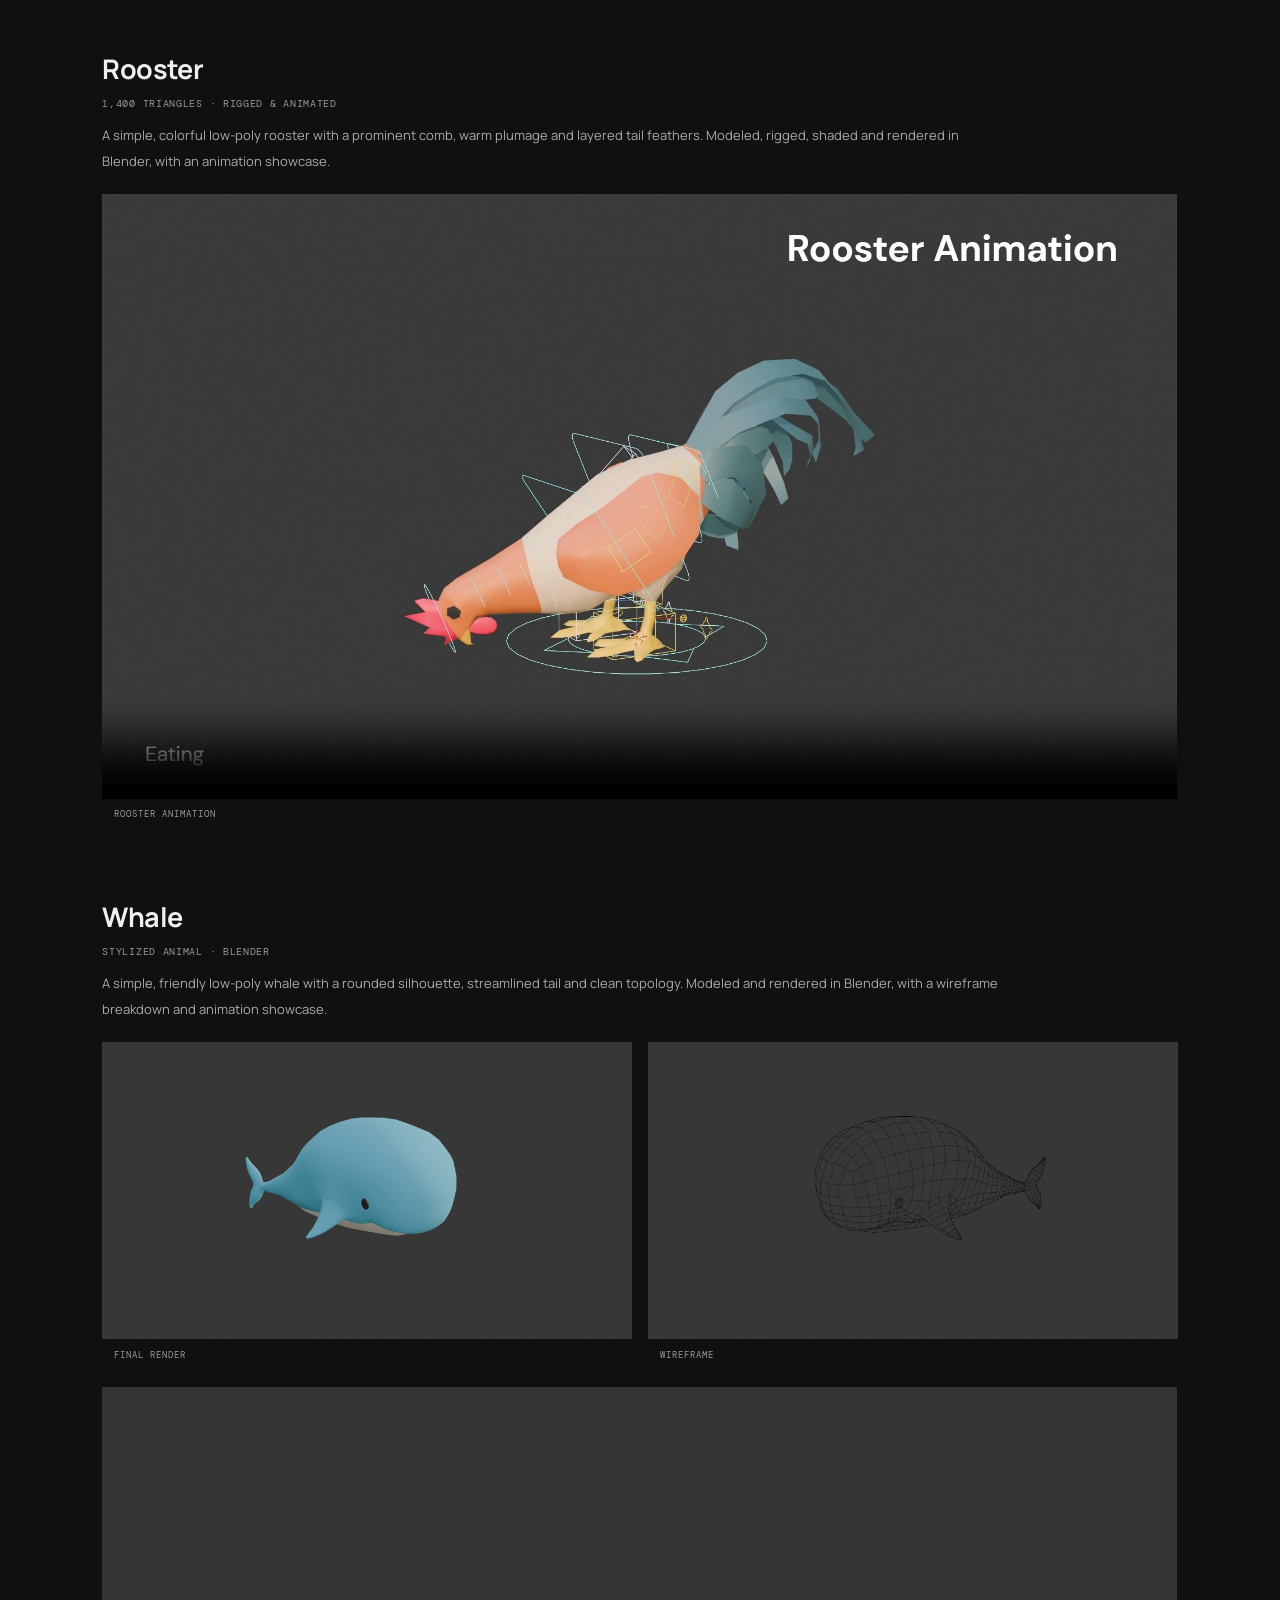
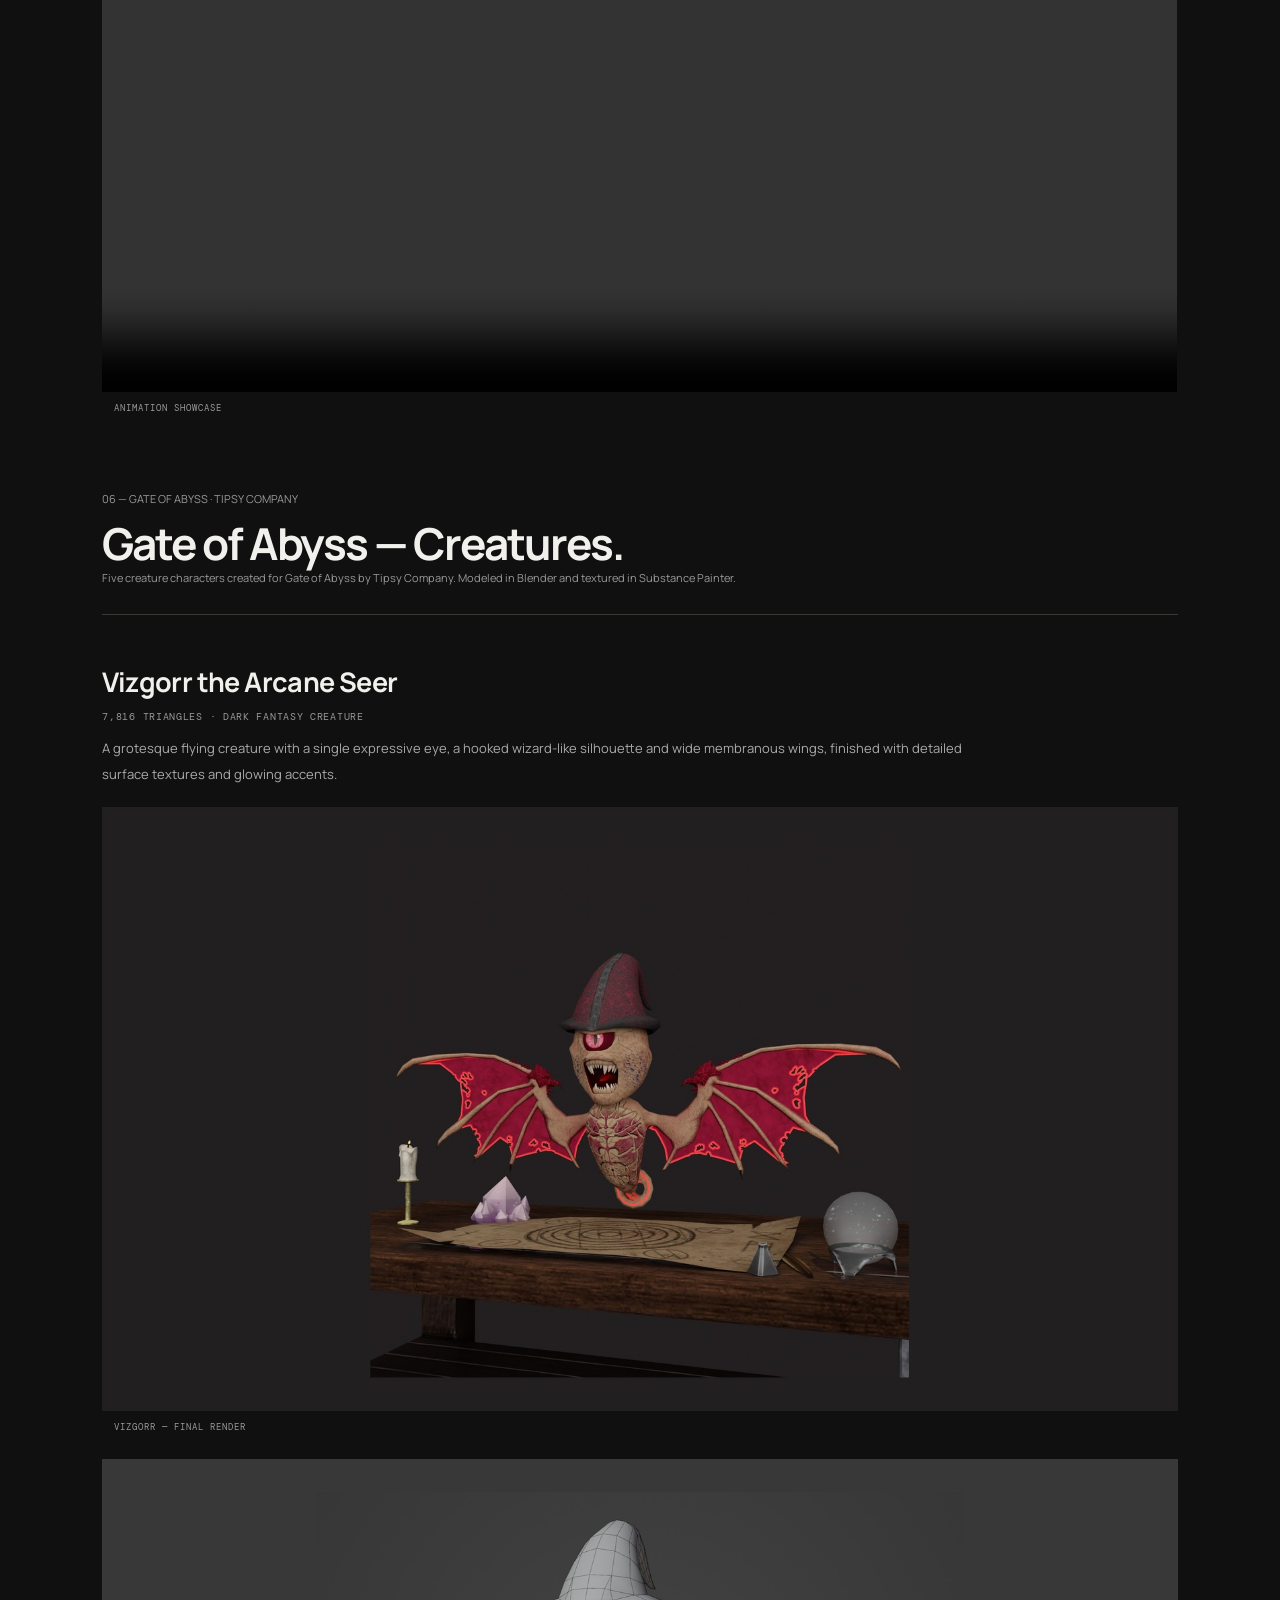
<file: game-ready-creatures.html>
<!doctype html><html lang="en"><head><meta charset="utf-8"><meta name="viewport" content="width=device-width,initial-scale=1"><meta name="description" content="Game creature portfolio by Dhruv Mangrola."><title>Game Creatures | Dhruv Mangrola</title><link rel="preconnect" href="https://fonts.googleapis.com"><link rel="preconnect" href="https://fonts.gstatic.com" crossorigin><link href="https://fonts.googleapis.com/css2?family=DM+Mono:wght@400;500&family=Manrope:wght@400;500;600;700;800&display=swap" rel="stylesheet"><link rel="stylesheet" href="style.css"><style>
.detail{max-width:1500px;margin:auto;padding:65px 8vw 100px}.back{color:#c9ff56;font:10px 'DM Mono';letter-spacing:1px}.intro{display:grid;grid-template-columns:1.1fr .9fr;gap:40px;align-items:end;margin:45px 0 65px}.intro h1{font-size:clamp(48px,7vw,88px);letter-spacing:-5px;line-height:1;margin:0}.intro h1 em{font-family:Georgia,serif;color:#c9ff56;font-weight:400}.intro p,.copy{color:#aaa;font-size:13px;line-height:2}.label{margin:65px 0 22px;border-bottom:1px solid #393933;padding-bottom:16px}.label h2{font-size:clamp(30px,4vw,44px);letter-spacing:-2px;margin:0}.label p{font-size:11px;color:#999;line-height:1.8}.project{margin:45px 0 65px}.aslo-project .grid{align-items:stretch}.aslo-project .grid figure{min-width:0}.project h3{font-size:27px;margin:0 0 6px}.meta{font:10px 'DM Mono';color:#999;letter-spacing:.7px}.copy{max-width:900px;margin:12px 0 20px}.grid{display:grid;grid-template-columns:repeat(2,minmax(0,1fr));gap:16px}.grid figure{margin:0;background:transparent;overflow:hidden;min-width:0}.grid .wide{grid-column:1/-1}.grid img,.grid video{display:block;width:100%;height:auto;aspect-ratio:16/9;max-height:none;object-fit:cover;object-position:center;background:transparent;border:0;outline:0;box-shadow:none}.grid video{aspect-ratio:16/9;max-height:none;object-fit:cover}.grid figcaption{font:9px 'DM Mono';color:#999;letter-spacing:1px;padding:10px 12px}.footinfo{display:grid;grid-template-columns:1fr 1fr;gap:45px;border-top:1px solid #393933;padding-top:28px;margin-top:70px;color:#aaa;font-size:12px;line-height:2}.footinfo h2{color:#eee}@media(max-width:700px){.detail{padding:40px 6vw 70px}.intro,.footinfo{grid-template-columns:1fr;gap:20px}.intro h1{letter-spacing:-3px}.grid{grid-template-columns:1fr}.grid .wide{grid-column:auto}}
</style></head><body><header class="topbar"><a class="brand" href="index.html">DM<span>.</span></a><button class="menu-toggle" aria-label="Toggle menu" aria-expanded="false">☰</button><nav class="nav"><a href="index.html#work">Work</a><a href="index.html#about">About</a><a href="index.html#experience">Experience</a><a href="index.html#contact" class="nav-contact">Let's talk ↗</a></nav></header><main class="detail"><a class="back" href="index.html#work">← BACK TO SELECTED WORK</a><div class="intro"><div><p class="eyebrow">CREATURE ART · GAME ASSETS</p><h1>Creatures &<br><em>Beasts.</em></h1></div><div><p>Two collections of game creature work: Game-Ready Creatures and Gate of Abyss — Creatures. The work focuses on strong silhouettes, readable forms, expressive details, optimized geometry and material definition. Models were created in Blender and textured in Substance 3D Painter.</p><p class="meta">BLENDER · SUBSTANCE 3D PAINTER · GAME-READY WORKFLOW</p></div></div>
<div class="label" id="game-ready"><p>04 — GAME-READY CREATURES</p><h2>Game-ready creatures.</h2><p>A selection of optimized creature models and stylized character designs, created in Blender and textured in Substance Painter.</p></div>
<div class="project"><h3>Cerberus Dragon — Bioluminescent Hydra Beast</h3><div class="meta">19,000 TRIANGLES · GAME CREATURE</div><p class="copy">A fierce three-headed dragon combining mythological hydra inspiration with a cyber-organic visual language. Bioluminescent markings trace across its deep blue body.</p><div class="grid"><figure class="wide"><img src="assets/additional-creatures/cerberus-dragon-render.jpg" alt="Cerberus dragon render"><figcaption>FINAL RENDER</figcaption></figure><figure class="wide"><img src="assets/additional-creatures/cerberus-dragon-wireframe.png" alt="Cerberus dragon wireframe"><figcaption>WIREFRAME</figcaption></figure></div></div>
<div class="project"><h3>Crow</h3><div class="meta">6,000 TRIANGLES · LOW-POLY CREATURE</div><p class="copy">A low-poly fantasy crow with a sleek silhouette, sharp beak and luminous violet accents. Its dark palette and glowing details create a mysterious character.</p><div class="grid"><figure><img src="assets/additional-creatures/crow-render.png" alt="Crow render"><figcaption>TEXTURED RENDER</figcaption></figure><figure><img src="assets/additional-creatures/crow-wireframe.png" alt="Crow wireframe"><figcaption>WIREFRAME</figcaption></figure></div></div>
<div class="project"><h3>Muscimol Octopus</h3><div class="meta">6,000 TRIANGLES · LOW-POLY CREATURE</div><p class="copy">A whimsical low-poly octopus with a rounded body, expressive features and curling tentacles, finished in a saturated purple palette.</p><div class="grid"><figure><img src="assets/additional-creatures/muscimol-octopus-render.png" alt="Muscimol octopus render"><figcaption>TEXTURED RENDER</figcaption></figure><figure><img src="assets/additional-creatures/muscimol-octopus-wireframe.png" alt="Muscimol octopus wireframe"><figcaption>WIREFRAME</figcaption></figure></div></div>
<div class="project"><h3>Mushroom Cat — Whimsical Stylized Character</h3><div class="meta">25,000 TRIANGLES · MEDIUM-POLY CHARACTER</div><p class="copy">A cheerful cat character in a cozy fantasy mushroom world. A custom apron with coffee-themed patches and a scarf adds personality, while oversized mushrooms create a warm presentation setting.</p><div class="grid"><figure class="wide"><img src="assets/additional-creatures/mushroom-cat-render.jpg" alt="Mushroom cat render"><figcaption>FINAL RENDER</figcaption></figure><figure class="wide"><img src="assets/additional-creatures/mushroom-cat-wireframe.jpg" alt="Mushroom cat wireframe"><figcaption>WIREFRAME</figcaption></figure></div></div>
<div class="label" id="aslo-animals"><p>05 — ASLO’S PROJECT · ANIMALS</p><h2>Aslo’s Animal Collection.</h2><p>Stylized low-poly animals created for Aslo’s project, showcasing modeling, topology, rigging and animation in Blender.</p></div>





<div class="label" id="aslo-island-game"><p>05 — ASLO · ISLAND GAME</p><h2>Aslo — Island Game.</h2><p>Character and animal assets created for the Island Game project, presented with aligned render, pose, topology and animation views.</p></div><div class="project aslo-project"><h3>Aslo</h3><div class="meta">RUN POSE · T-POSE · WIREFRAME</div><p class="copy">A stylized player character for the Island Game project, shown in a run pose, neutral T-pose and topology view.</p><div class="grid"><figure><img src="assets/aslo-island-game/aslo-run-pose.jpg" alt="Aslo character run pose" loading="lazy"><figcaption>RUN POSE</figcaption></figure><figure><img src="assets/aslo-island-game/aslo-t-pose.jpg" alt="Aslo character T-pose" loading="lazy"><figcaption>T-POSE</figcaption></figure><figure><img src="assets/aslo-island-game/aslo-wireframe.jpg" alt="Aslo character wireframe" loading="lazy"><figcaption>WIREFRAME</figcaption></figure></div></div><div class="project aslo-project"><h3>Skeleton</h3><div class="meta">STYLIZED GAME CHARACTER</div><p class="copy">A stylized skeleton character created for the Island Game project.</p><div class="grid"><figure><img src="assets/aslo-island-game/skeleton-render.jpg" alt="Skeleton character render" loading="lazy"><figcaption>FINAL RENDER</figcaption></figure><figure><img src="assets/aslo-island-game/skeleton-wireframe.jpg" alt="Skeleton character wireframe" loading="lazy"><figcaption>WIREFRAME</figcaption></figure></div></div><div class="project aslo-project"><h3>Red Rowan</h3><div class="meta">TWO RENDERED VIEWS · WIREFRAME</div><p class="copy">A stylized pirate skeleton character for the Island Game project.</p><div class="grid"><figure><img src="assets/aslo-island-game/red-rowan-view-01.jpg" alt="Red Rowan rendered view one" loading="lazy"><figcaption>RENDER VIEW 01</figcaption></figure><figure><img src="assets/aslo-island-game/red-rowan-view-02.jpg" alt="Red Rowan rendered view two" loading="lazy"><figcaption>RENDER VIEW 02</figcaption></figure><figure><img src="assets/aslo-island-game/red-rowan-wireframe.png" alt="Red Rowan character wireframe" loading="lazy"><figcaption>WIREFRAME</figcaption></figure></div></div><div class="project aslo-project"><h3>Granny Chi</h3><div class="meta">TWO RENDERED VIEWS · WIREFRAME</div><p class="copy">A stylized elderly character designed for the Island Game project.</p><div class="grid"><figure><img src="assets/aslo-island-game/granny-chi-view-01.jpg" alt="Granny Chi rendered view one" loading="lazy"><figcaption>RENDER VIEW 01</figcaption></figure><figure><img src="assets/aslo-island-game/granny-chi-view-02.jpg" alt="Granny Chi rendered view two" loading="lazy"><figcaption>RENDER VIEW 02</figcaption></figure><figure><img src="assets/aslo-island-game/granny-chi-wireframe.png" alt="Granny Chi character wireframe" loading="lazy"><figcaption>WIREFRAME</figcaption></figure></div></div><div class="project aslo-project"><h3>J Wallk</h3><div class="meta">TWO RENDERED VIEWS · WIREFRAME</div><p class="copy">A stylized child character created for the Island Game project.</p><div class="grid"><figure><img src="assets/aslo-island-game/j-wallk-view-01.jpg" alt="J Wallk rendered view one" loading="lazy"><figcaption>RENDER VIEW 01</figcaption></figure><figure><img src="assets/aslo-island-game/j-wallk-view-02.jpg" alt="J Wallk rendered view two" loading="lazy"><figcaption>RENDER VIEW 02</figcaption></figure><figure><img src="assets/aslo-island-game/j-wallk-wireframe.png" alt="J Wallk character wireframe" loading="lazy"><figcaption>WIREFRAME</figcaption></figure></div></div><div class="project aslo-project"><h3>Townhall Officer</h3><div class="meta">TWO RENDERED VIEWS · WIREFRAME</div><p class="copy">A stylized townhall officer character for the Island Game project.</p><div class="grid"><figure><img src="assets/aslo-island-game/townhall-officer-view-01.jpg" alt="Townhall Officer rendered view one" loading="lazy"><figcaption>RENDER VIEW 01</figcaption></figure><figure><img src="assets/aslo-island-game/townhall-officer-view-02.jpg" alt="Townhall Officer rendered view two" loading="lazy"><figcaption>RENDER VIEW 02</figcaption></figure><figure><img src="assets/aslo-island-game/townhall-officer-wireframe.png" alt="Townhall Officer character wireframe with rig" loading="lazy"><figcaption>WIREFRAME</figcaption></figure></div></div><div class="project"><h3>Osprey</h3><div class="meta">7,500 TRIANGLES · RIGGED & ANIMATED</div><p class="copy">A stylized low-poly osprey with a distinctive hooked beak, bright eyes, contrasting plumage and strong talons. Modeled, rigged, shaded and rendered in Blender, with a flying animation to demonstrate the character in motion.</p><div class="grid"><figure><img src="assets/game-ready-creatures/06-osprey-front.jpg" alt="Osprey three-quarter render" loading="lazy"><figcaption>THREE-QUARTER RENDER</figcaption></figure><figure><img src="assets/game-ready-creatures/06-osprey-animation-poster.jpg" alt="Osprey side render" loading="lazy"><figcaption>SIDE VIEW</figcaption></figure><figure><img src="assets/game-ready-creatures/06-osprey-wireframe.jpg" alt="Osprey topology wireframe" loading="lazy"><figcaption>WIREFRAME</figcaption></figure><figure><video controls playsinline preload="metadata" poster="assets/game-ready-creatures/06-osprey-animation-poster.jpg"><source src="assets/game-ready-creatures/animations/osprey-flying.mp4" type="video/mp4"></video><figcaption>FLYING ANIMATION</figcaption></figure></div></div><div class="project"><h3>Baby Deer</h3><div class="meta">2,600 TRIANGLES · RIGGED & ANIMATED</div><p class="copy">A friendly low-poly baby deer with a compact silhouette, soft color blocking, small antlers and light markings. Modeled, rigged, shaded and rendered in Blender, with a running animation.</p><div class="grid"><figure><img src="assets/game-ready-creatures/07-baby-deer-animation-poster.jpg" alt="Baby deer running animation preview"><figcaption>ANIMATION PREVIEW</figcaption></figure><figure><img src="assets/game-ready-creatures/07-baby-deer-wireframe.png" alt="Baby deer wireframe"><figcaption>WIREFRAME</figcaption></figure><figure class="wide"><video controls playsinline preload="metadata" poster="assets/game-ready-creatures/07-baby-deer-animation-poster.jpg"><source src="assets/game-ready-creatures/animations/baby-deer-running.mp4" type="video/mp4"></video><figcaption>RUNNING ANIMATION</figcaption></figure></div></div><div class="project"><h3>Crab</h3><div class="meta">3,400 TRIANGLES · RIGGED & ANIMATED</div><p class="copy">A stylized low-poly crab featuring a broad shell, articulated legs and oversized claws. Modeled, rigged, shaded and rendered in Blender, with a walking animation.</p><div class="grid"><figure class="wide"><video controls playsinline preload="metadata" poster="assets/game-ready-creatures/08-crab-animation-poster.jpg"><source src="assets/game-ready-creatures/animations/crab-walking.mp4" type="video/mp4"></video><figcaption>WALKING ANIMATION</figcaption></figure></div></div><div class="project"><h3>Rooster</h3><div class="meta">1,400 TRIANGLES · RIGGED & ANIMATED</div><p class="copy">A simple, colorful low-poly rooster with a prominent comb, warm plumage and layered tail feathers. Modeled, rigged, shaded and rendered in Blender, with an animation showcase.</p><div class="grid"><figure class="wide"><video controls playsinline preload="metadata" poster="assets/game-ready-creatures/09-rooster-animation-poster.jpg"><source src="assets/game-ready-creatures/animations/rooster-animation.mp4" type="video/mp4"></video><figcaption>ROOSTER ANIMATION</figcaption></figure></div></div><div class="project"><h3>Whale</h3><div class="meta">STYLIZED ANIMAL · BLENDER</div><p class="copy">A simple, friendly low-poly whale with a rounded silhouette, streamlined tail and clean topology. Modeled and rendered in Blender, with a wireframe breakdown and animation showcase.</p><div class="grid"><figure><img src="assets/game-ready-creatures/10-whale-render.jpg" alt="Stylized whale final render"><figcaption>FINAL RENDER</figcaption></figure><figure><img src="assets/game-ready-creatures/10-whale-wireframe.jpg" alt="Whale topology wireframe"><figcaption>WIREFRAME</figcaption></figure><figure class="wide"><video controls playsinline preload="metadata"><source src="assets/game-ready-creatures/animations/whale-showcase.mp4" type="video/mp4"></video><figcaption>ANIMATION SHOWCASE</figcaption></figure></div></div><div class="label" id="gate-of-abyss"><p>06 — GATE OF ABYSS · TIPSY COMPANY</p><h2>Gate of Abyss — Creatures.</h2><p>Five creature characters created for Gate of Abyss by Tipsy Company. Modeled in Blender and textured in Substance Painter.</p></div>
<div class="project"><h3>Vizgorr the Arcane Seer</h3><div class="meta">7,816 TRIANGLES · DARK FANTASY CREATURE</div><p class="copy">A grotesque flying creature with a single expressive eye, a hooked wizard-like silhouette and wide membranous wings, finished with detailed surface textures and glowing accents.</p><div class="grid"><figure class="wide"><img src="assets/game-ready-creatures/01-vizgorr-render.jpg" alt="Vizgorr final render"><figcaption>VIZGORR — FINAL RENDER</figcaption></figure><figure class="wide"><img src="assets/game-ready-creatures/01-vizgorr-wireframe.jpg" alt="Vizgorr wireframe"><figcaption>VIZGORR — WIREFRAME</figcaption></figure></div></div>
<div class="project"><h3>The Beast — Molten Tiger</h3><div class="meta">17,000 TRIANGLES · GAME CREATURE</div><p class="copy">A powerful tiger-like beast infused with molten energy. Dark sculpted forms and fiery emissive cracks create a threatening fantasy-game presence.</p><div class="grid"><figure class="wide"><img src="assets/game-ready-creatures/02-molten-tiger-environment.jpg" alt="Molten tiger environment render"><figcaption>ENVIRONMENT RENDER</figcaption></figure><figure><img src="assets/game-ready-creatures/02-molten-tiger-front.png" alt="Molten tiger front view"><figcaption>FRONT THREE-QUARTER VIEW</figcaption></figure><figure><img src="assets/game-ready-creatures/02-molten-tiger-back.png" alt="Molten tiger rear view"><figcaption>REAR VIEW</figcaption></figure><figure class="wide"><img src="assets/game-ready-creatures/02-molten-tiger-wireframe.jpg" alt="Molten tiger wireframe"><figcaption>THE BEAST — WIREFRAME</figcaption></figure></div></div>
<div class="project"><h3>Rutiny — The Owl Guardian</h3><div class="meta">8,766 TRIANGLES · STYLIZED CREATURE</div><p class="copy">An owl-inspired guardian with expressive eyes, layered feather forms and a heroic silhouette, balancing stylized proportions with game-friendly geometry.</p><div class="grid"><figure><img src="assets/game-ready-creatures/03-rutiny-owl-front.jpg" alt="Rutiny front render"><figcaption>FRONT RENDER</figcaption></figure><figure><img src="assets/game-ready-creatures/03-rutiny-owl-back.png" alt="Rutiny back view"><figcaption>REAR VIEW</figcaption></figure><figure class="wide"><img src="assets/game-ready-creatures/03-rutiny-owl-wireframe.jpg" alt="Rutiny wireframe"><figcaption>WIREFRAME</figcaption></figure></div></div>
<div class="project"><h3>Hedgehog</h3><div class="meta">7,500 TRIANGLES · STYLIZED CREATURE</div><p class="copy">A compact fantasy creature with a rounded silhouette, prominent eyes and textured spines, designed to read clearly as a stylized game character.</p><div class="grid"><figure class="wide"><img src="assets/game-ready-creatures/04-hedgehog-render.png" alt="Hedgehog render"><figcaption>FINAL RENDER</figcaption></figure></div></div>
<div class="project"><h3>Penguin</h3><div class="meta">8,000 TRIANGLES · STYLIZED CREATURE</div><p class="copy">A charming hooded penguin character with a strong color palette, expressive face and costume details.</p><div class="grid"><figure class="wide"><img src="assets/game-ready-creatures/05-penguin-render.png" alt="Penguin render"><figcaption>FINAL RENDER</figcaption></figure><figure class="wide"><img src="assets/game-ready-creatures/05-penguin-wireframe.jpg" alt="Penguin wireframe"><figcaption>WIREFRAME</figcaption></figure></div></div>
<div class="footinfo"><div><p class="eyebrow">WORKFLOW</p><h2>From model to material.</h2><p>Creature assets were modeled in Blender and textured in Substance 3D Painter. Presentation includes final renders, alternate views and wireframes where supplied.</p></div><div><p class="eyebrow">SELECTED TRIANGLE COUNTS</p><ul><li>Cerberus Dragon — 19,000</li><li>Crow — 6,000</li><li>Muscimol Octopus — 6,000</li><li>Mushroom Cat — approximately 25,000</li><li>Osprey — 7,500</li><li>Baby Deer — 2,600</li><li>Crab — 3,400</li><li>Rooster — 1,400</li><li>Vizgorr — 7,816</li><li>The Beast — 17,000</li><li>Rutiny — 8,766</li><li>Hedgehog — 7,500</li><li>Penguin — 8,000</li></ul><p>Software: Blender and Substance 3D Painter.</p></div></div></main><footer><a class="brand" href="index.html">DM<span>.</span></a><span>© <span id="year"></span> DHRUV MANGROLA</span><a href="#">BACK TO TOP ↑</a></footer><script src="script.js"></script></body></html>
</file>
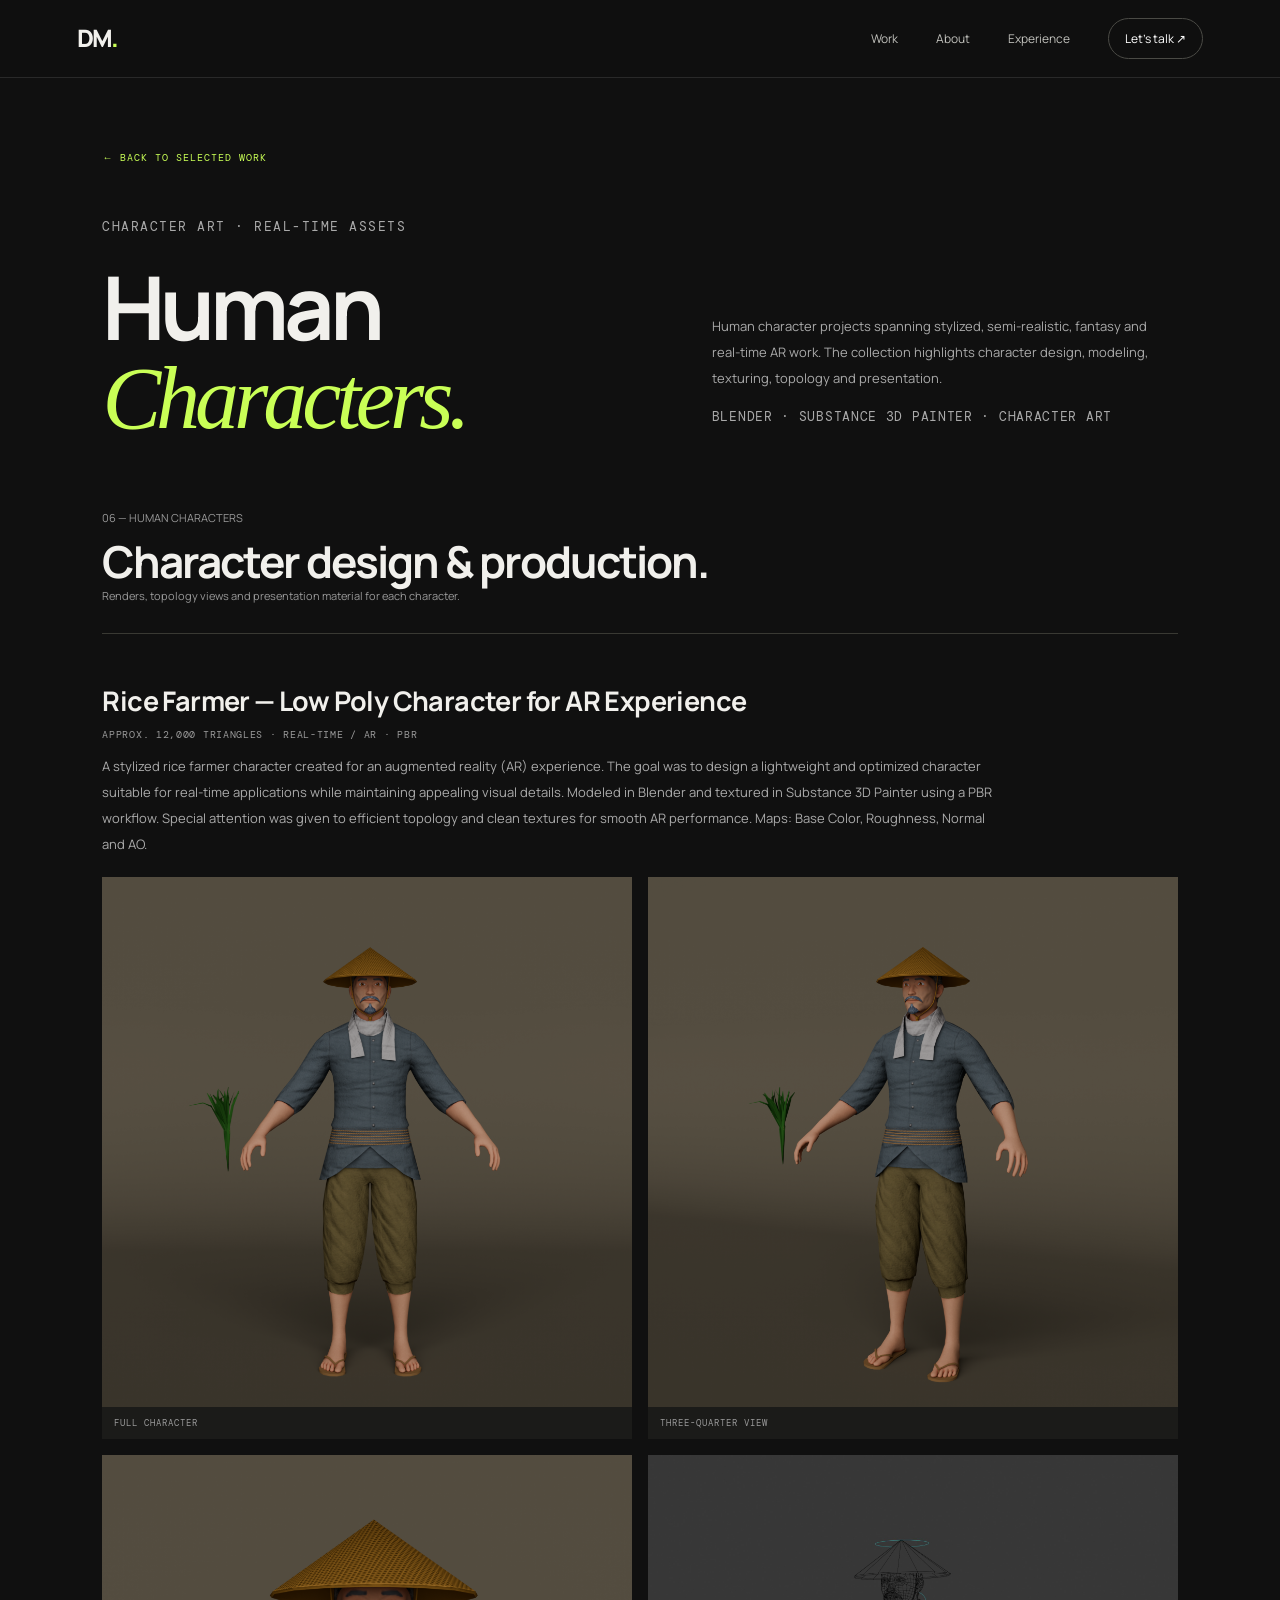
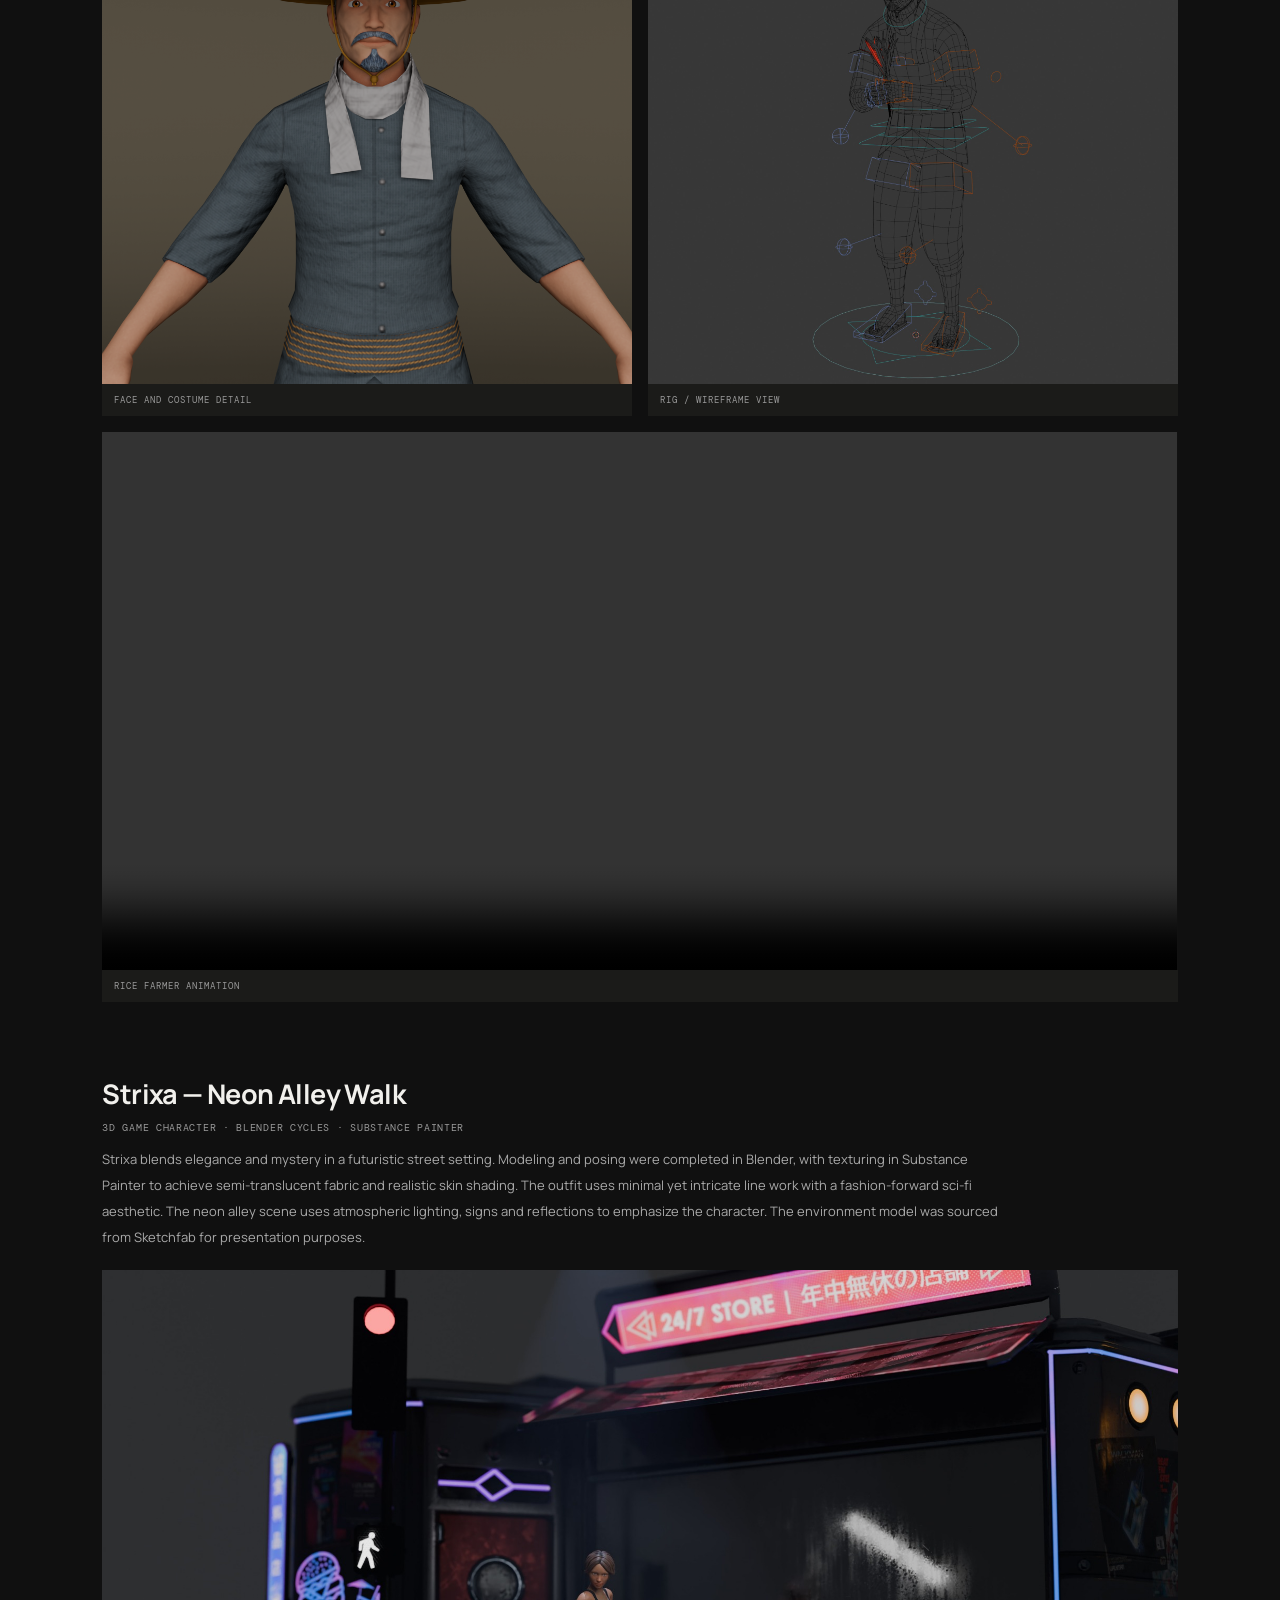
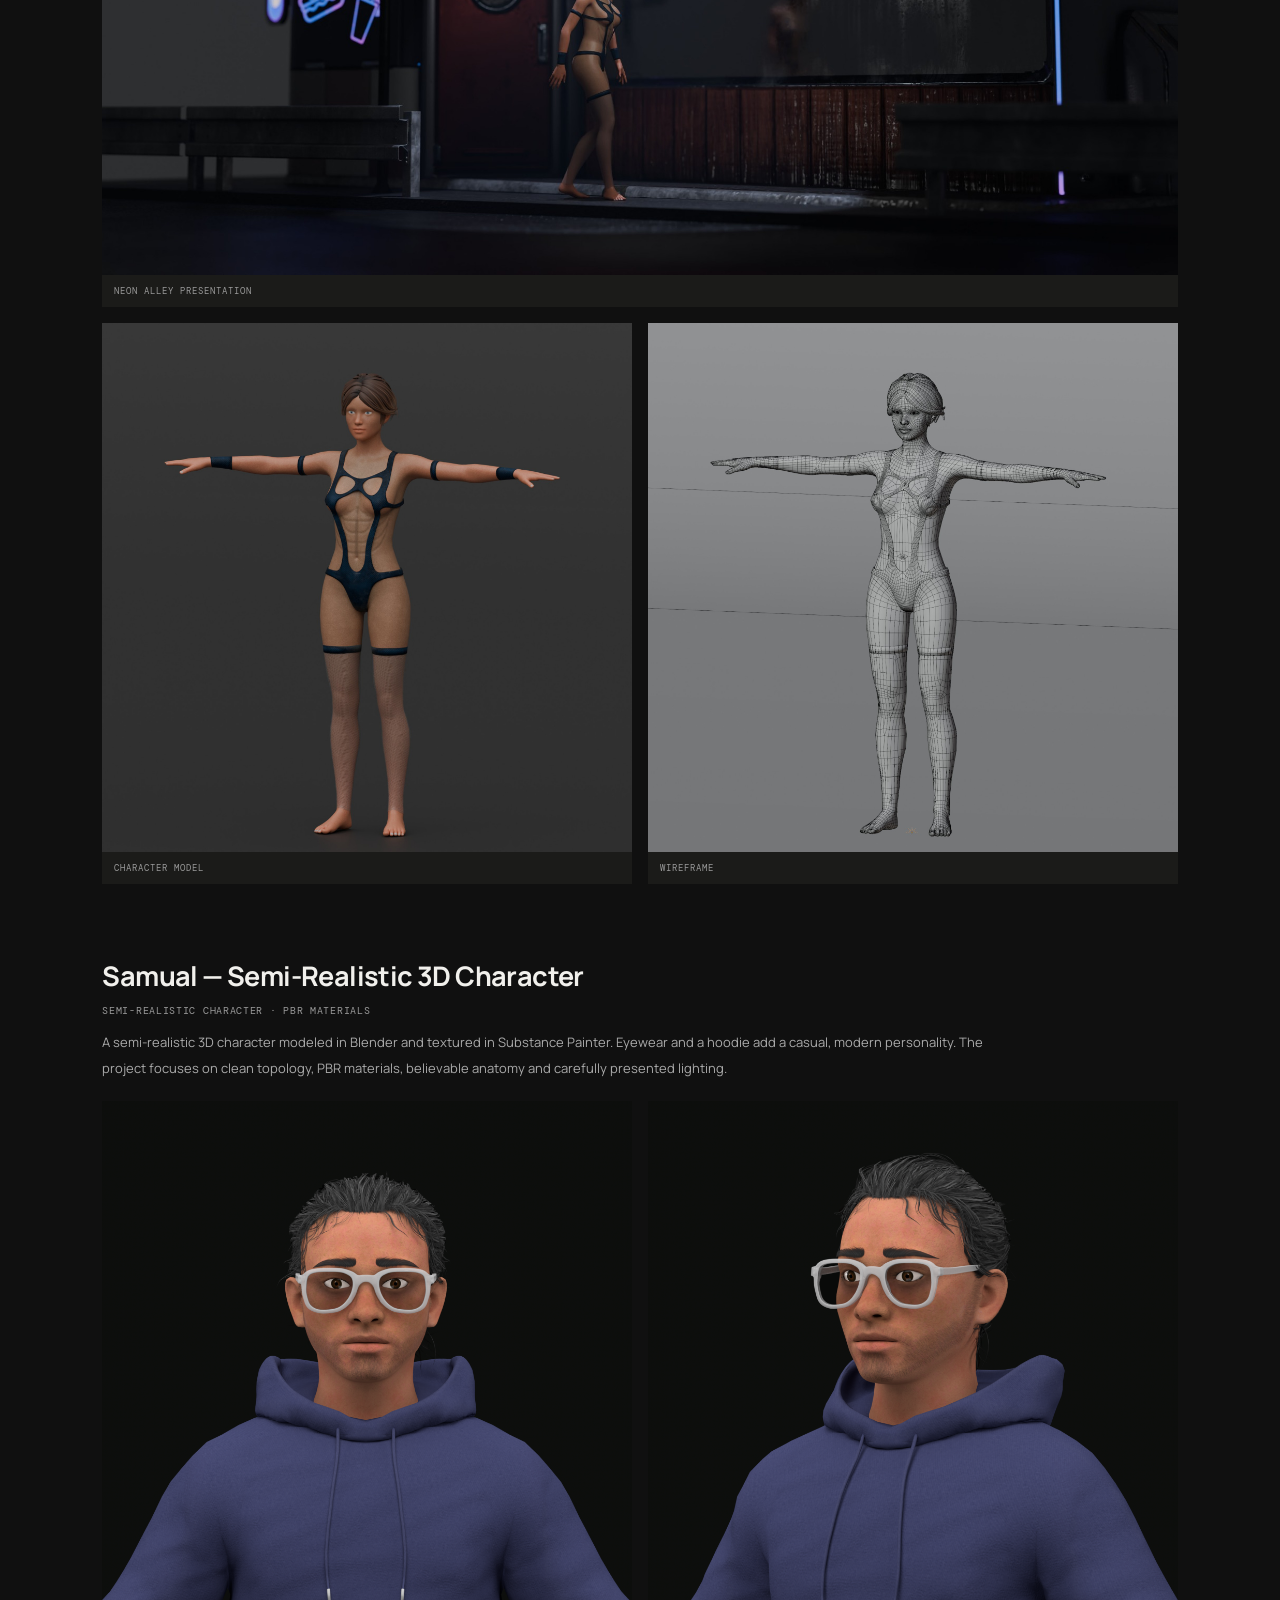
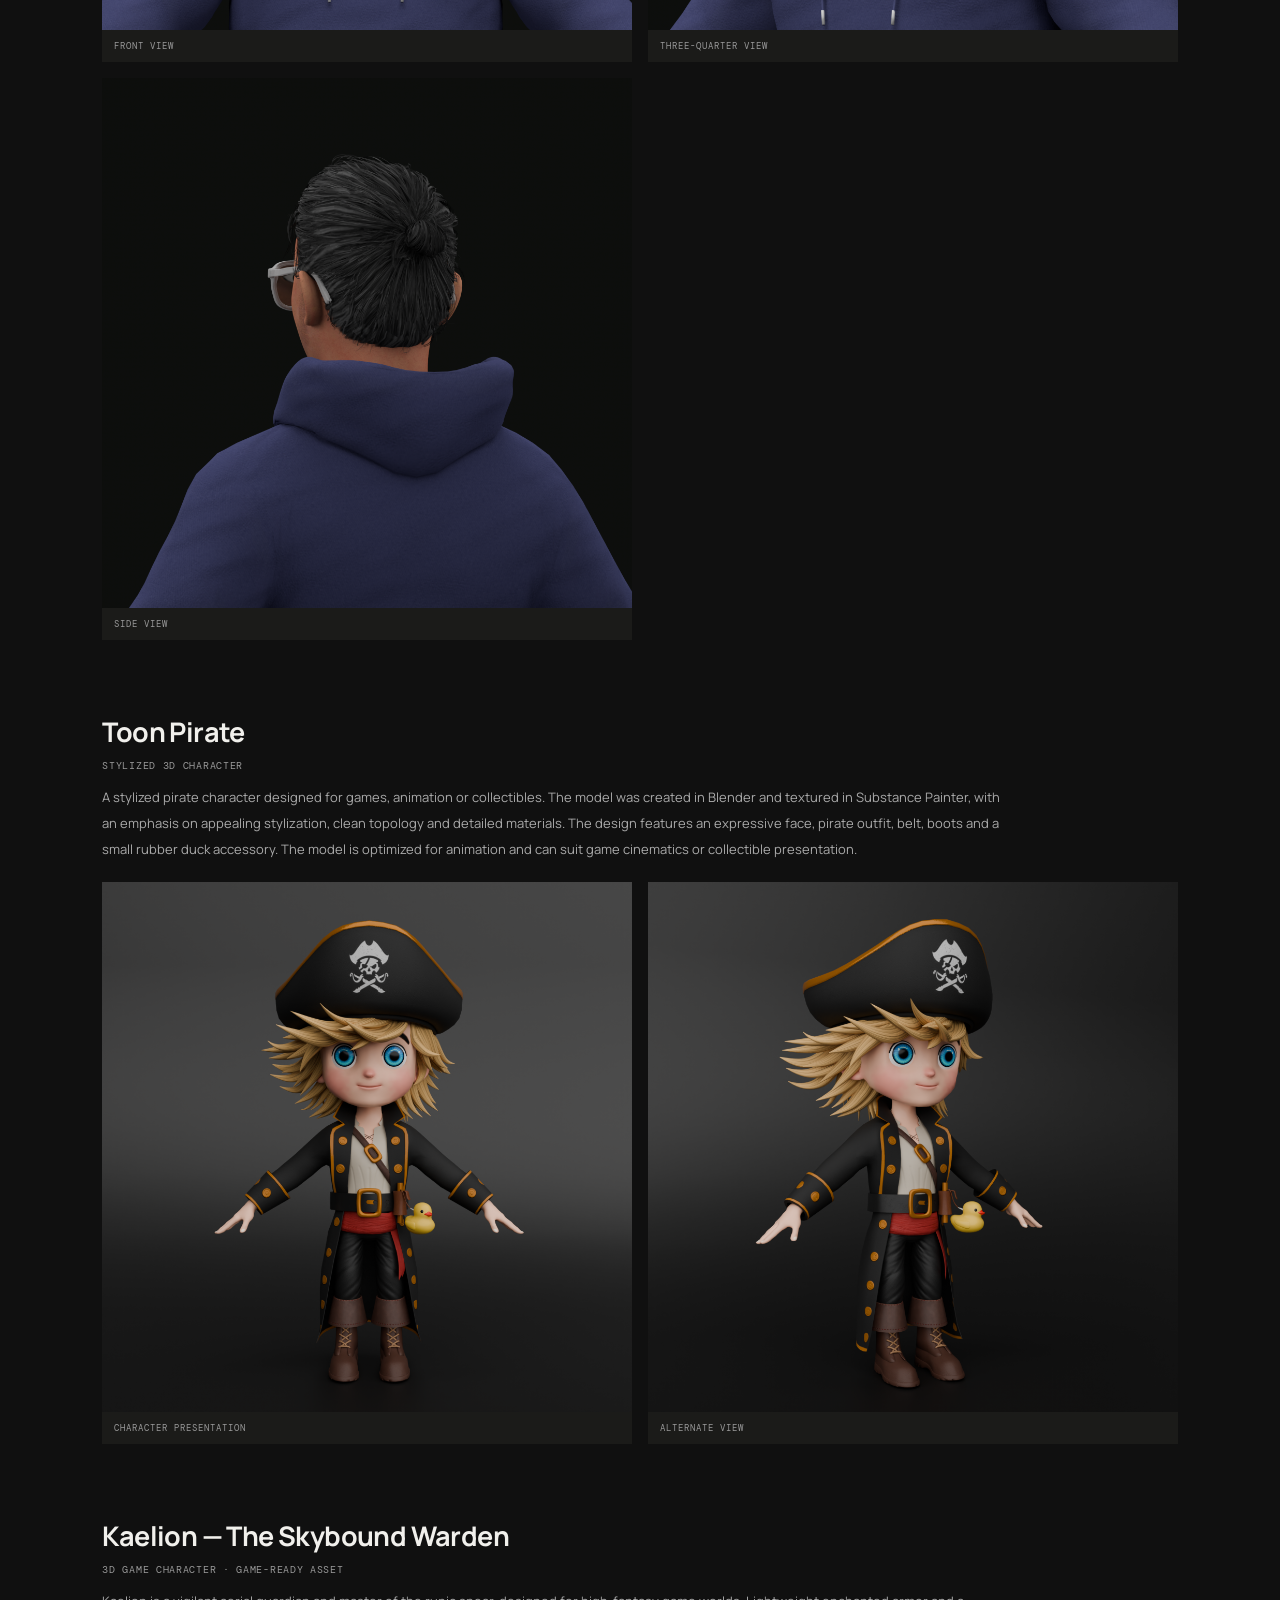
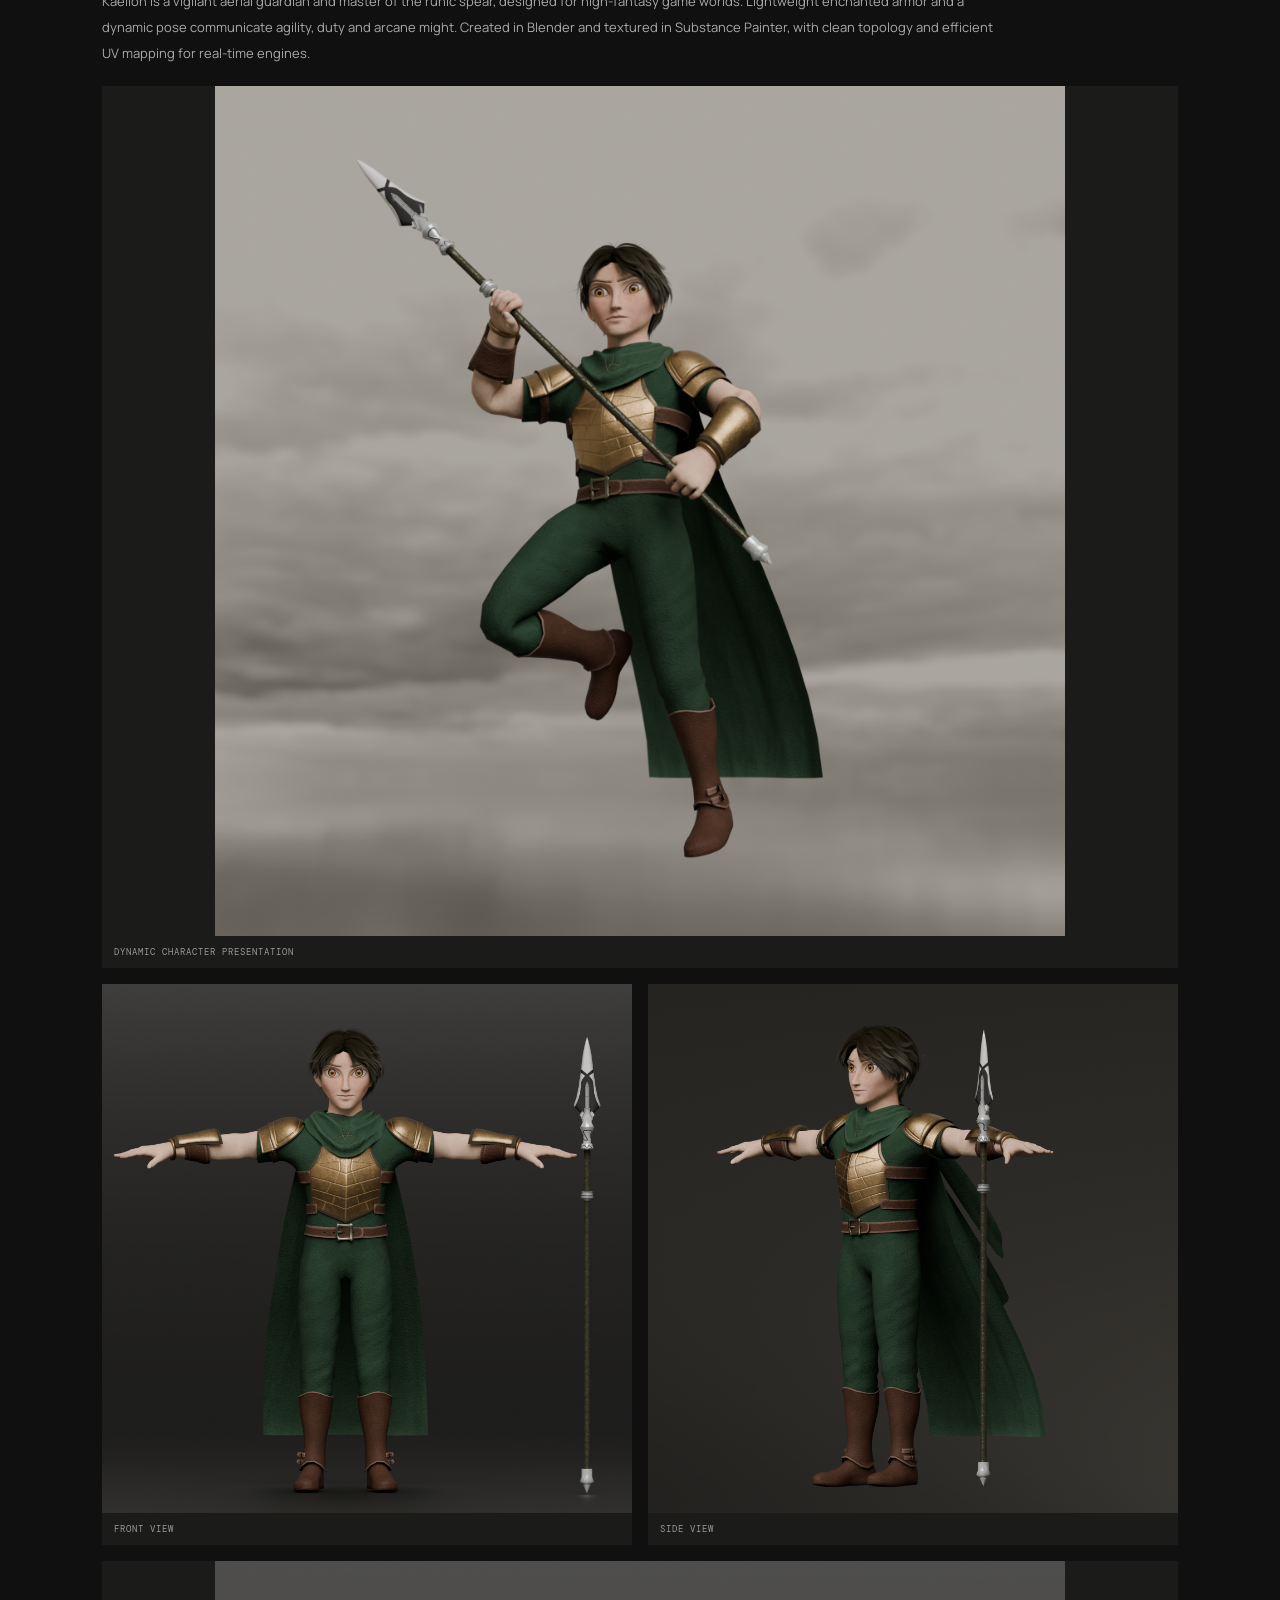
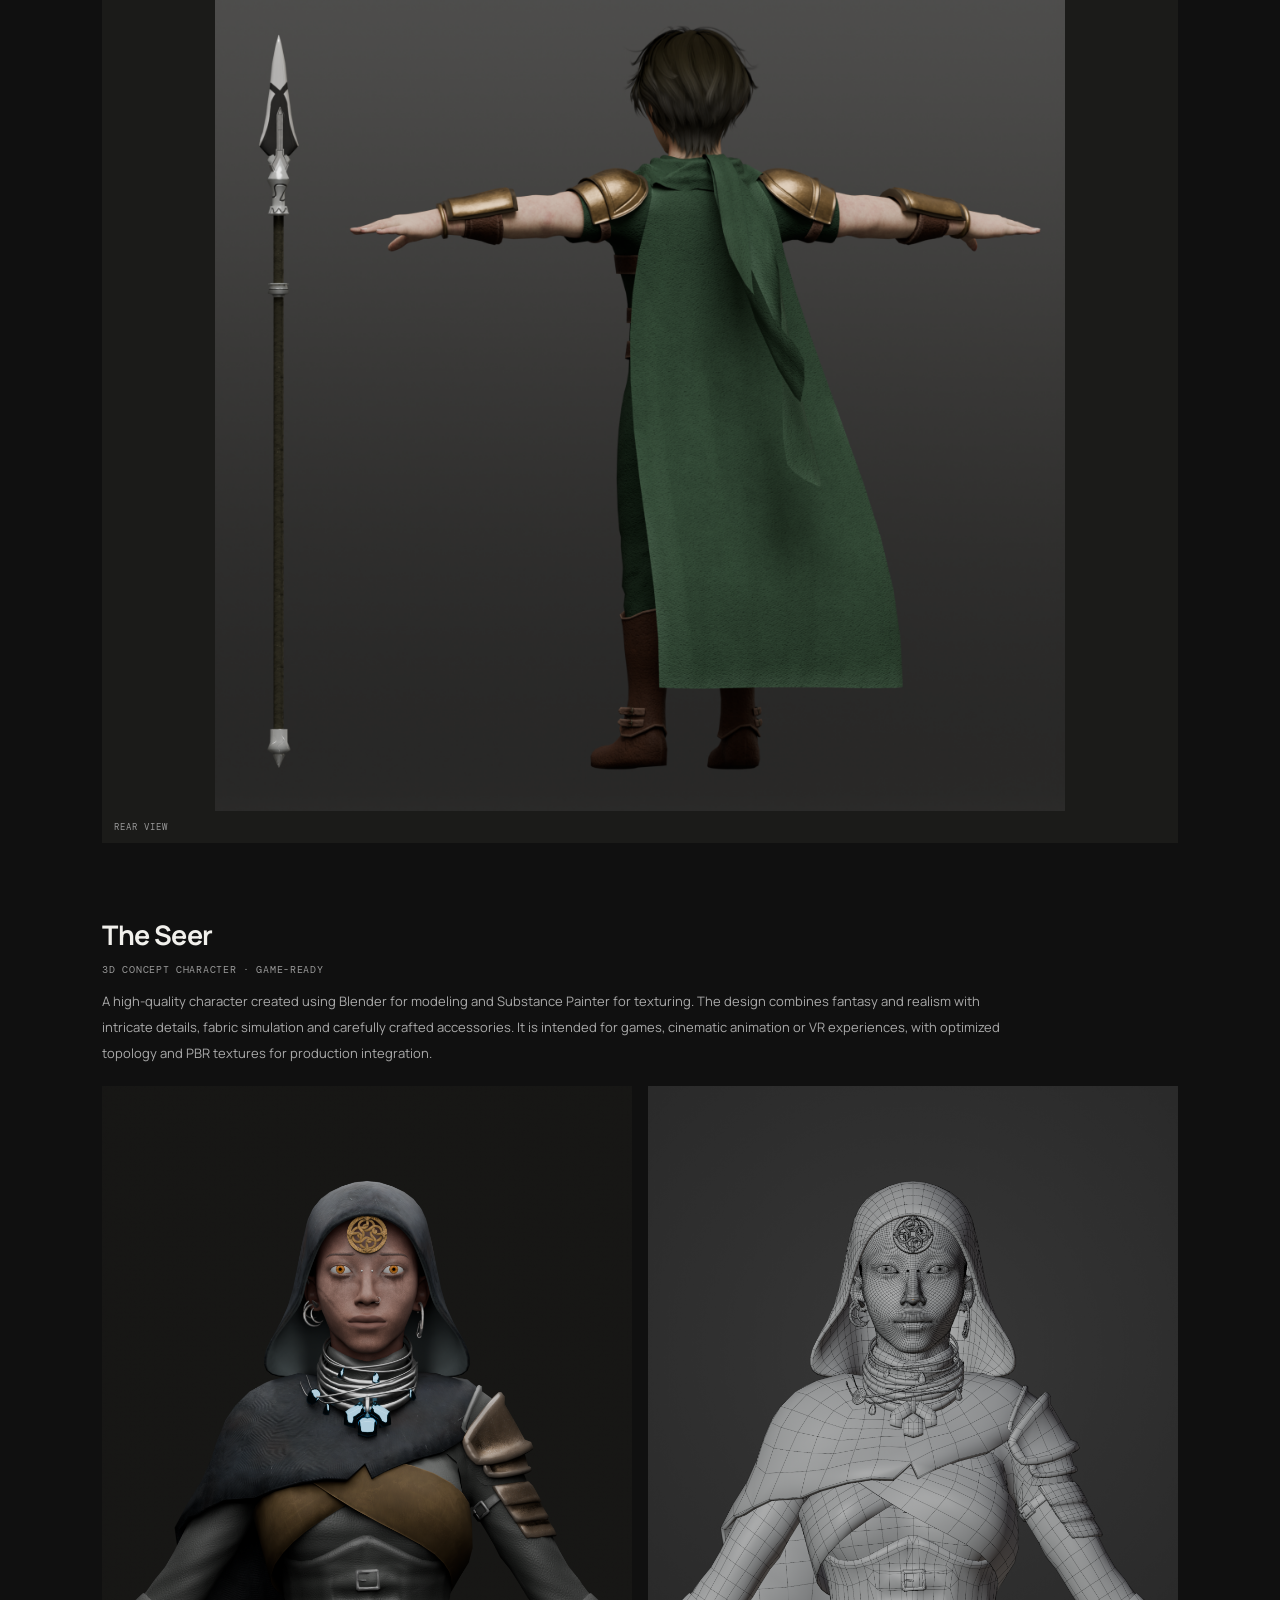
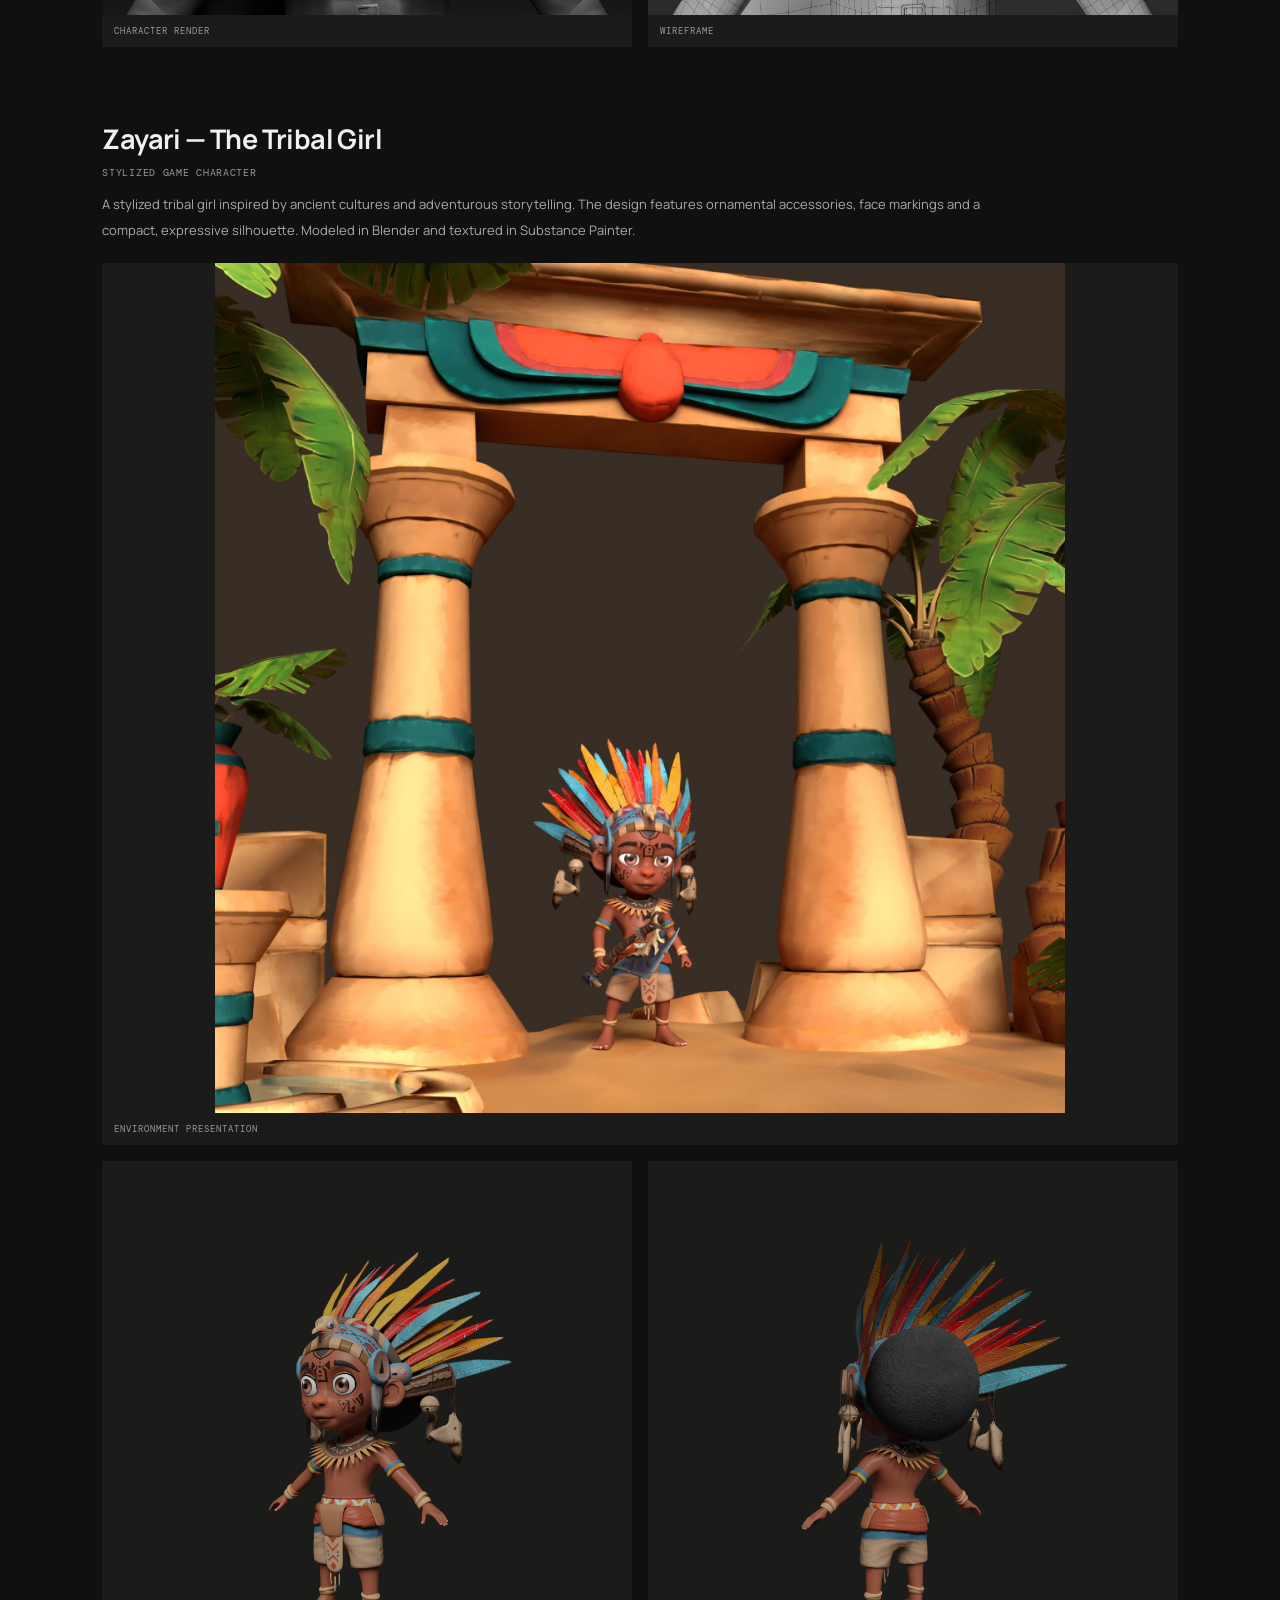
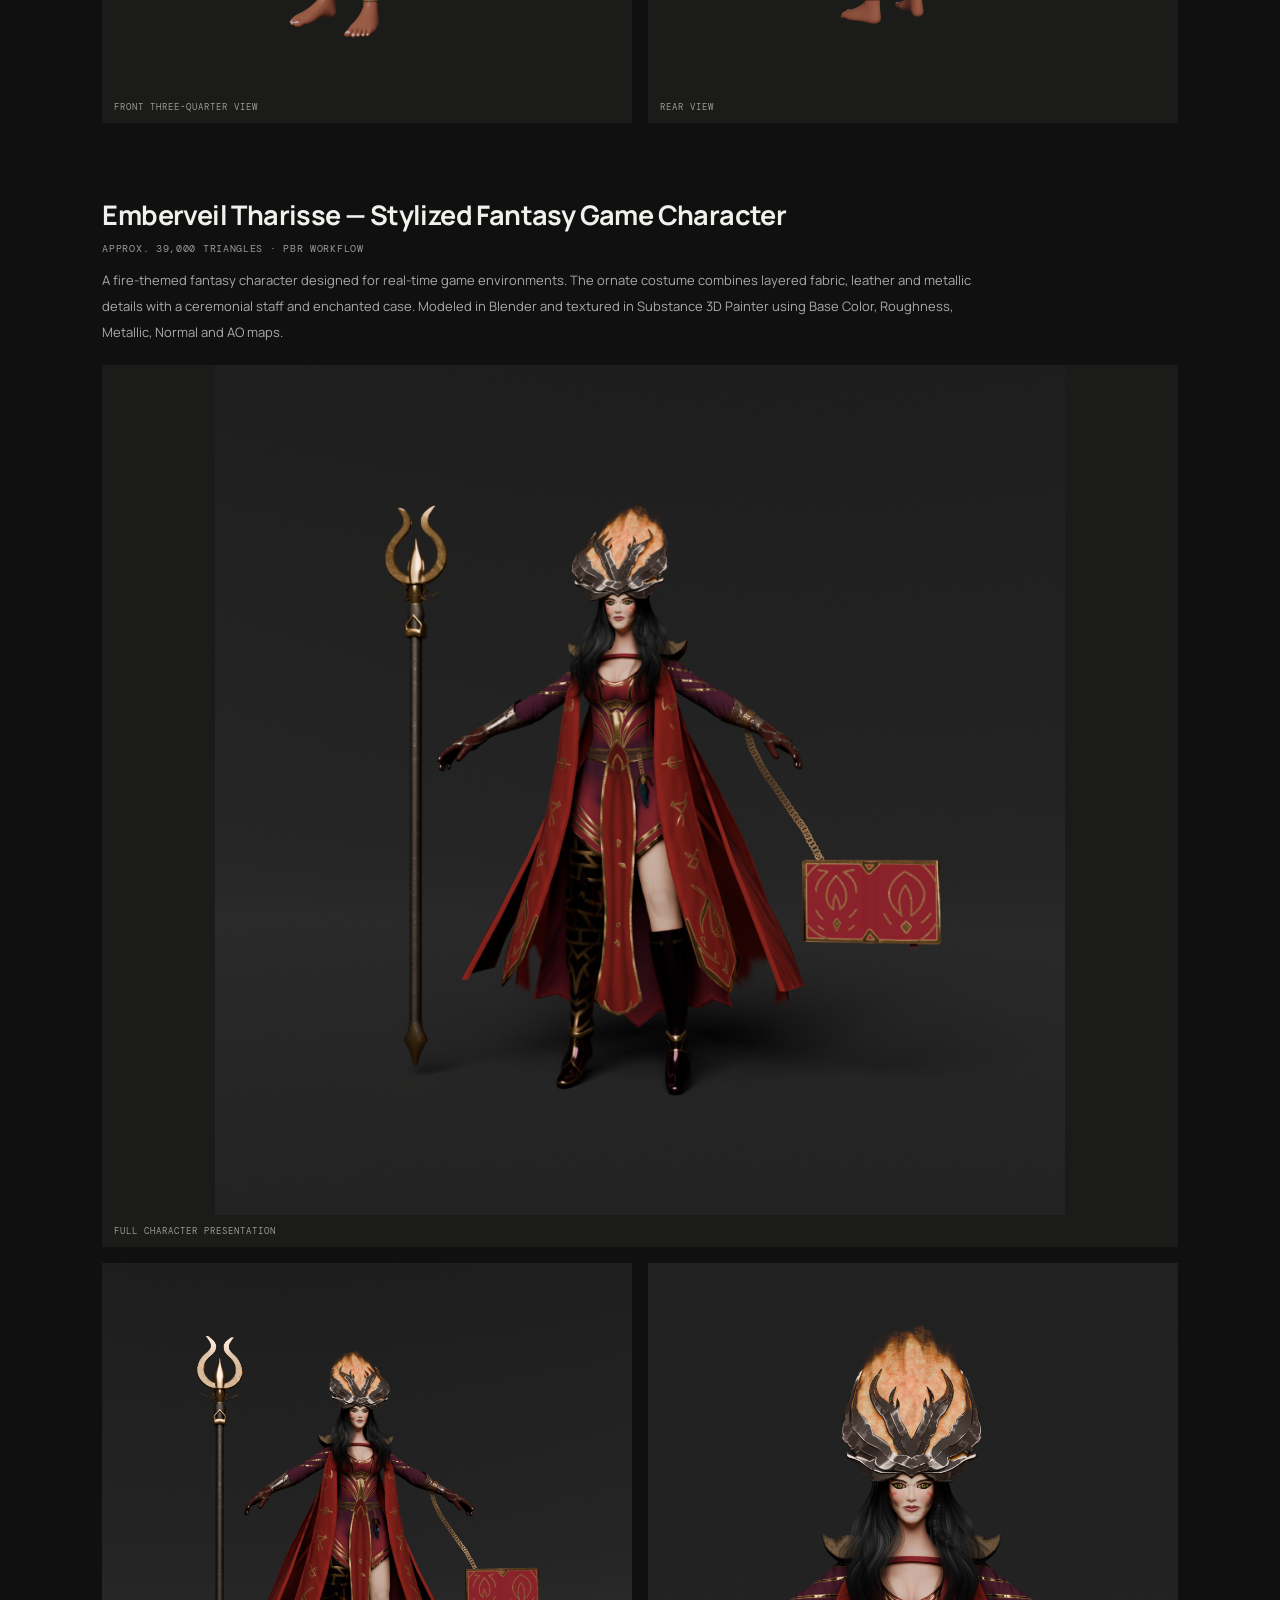
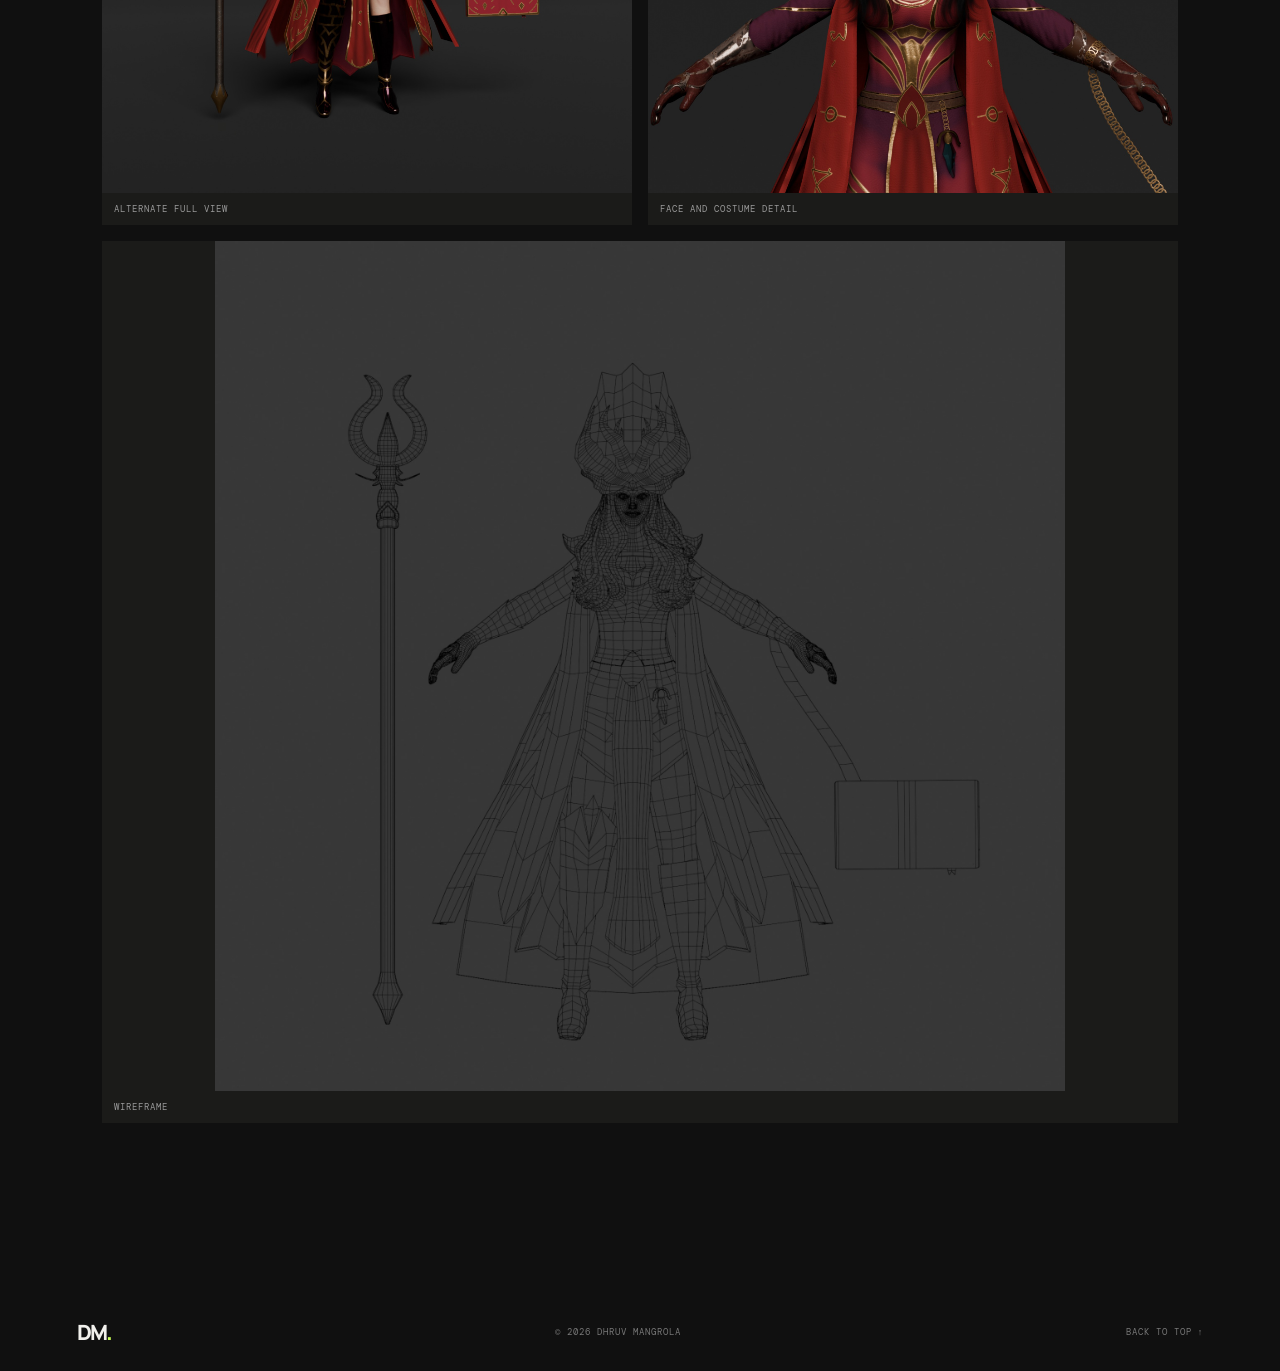
<file: human-characters.html>
<!doctype html><html lang="en"><head><meta charset="utf-8"><meta name="viewport" content="width=device-width,initial-scale=1"><meta name="description" content="Human character art by Dhruv Mangrola, including stylized, semi-realistic and game-ready characters."><title>Human Characters | Dhruv Mangrola</title><link rel="preconnect" href="https://fonts.googleapis.com"><link rel="preconnect" href="https://fonts.gstatic.com" crossorigin><link href="https://fonts.googleapis.com/css2?family=DM+Mono:wght@400;500&family=Manrope:wght@400;500;600;700;800&display=swap" rel="stylesheet"><link rel="stylesheet" href="style.css"><style>
.detail{max-width:1500px;margin:auto;padding:65px 8vw 100px}.back{color:#c9ff56;font:10px 'DM Mono';letter-spacing:1px}.intro{display:grid;grid-template-columns:1.1fr .9fr;gap:40px;align-items:end;margin:45px 0 65px}.intro h1{font-size:clamp(48px,7vw,88px);letter-spacing:-5px;line-height:1;margin:0}.intro h1 em{font-family:Georgia,serif;color:#c9ff56;font-weight:400}.intro p,.copy{color:#aaa;font-size:13px;line-height:2}.label{margin:65px 0 22px;border-bottom:1px solid #393933;padding-bottom:16px}.label h2{font-size:clamp(30px,4vw,44px);letter-spacing:-2px;margin:0}.label p{font-size:11px;color:#999;line-height:1.8}.project{margin:45px 0 70px}.project h3{font-size:27px;margin:0 0 6px}.meta{font:10px 'DM Mono';color:#999;letter-spacing:.7px}.copy{max-width:900px;margin:12px 0 20px}.grid{display:grid;grid-template-columns:repeat(2,minmax(0,1fr));gap:16px}.grid figure{margin:0;background:#1b1b19;overflow:hidden}.grid .wide{grid-column:1/-1}.grid img{display:block;width:100%;height:auto;max-height:850px;object-fit:contain;background:transparent}.grid video{display:block;width:100%;height:auto;max-height:850px;background:#111}.grid figcaption{font:9px 'DM Mono';color:#999;letter-spacing:1px;padding:10px 12px}@media(max-width:700px){.detail{padding:40px 6vw 70px}.intro{grid-template-columns:1fr;gap:20px}.intro h1{letter-spacing:-3px}.grid{grid-template-columns:1fr}.grid .wide{grid-column:auto}}
</style></head><body><header class="topbar"><a class="brand" href="index.html">DM<span>.</span></a><button class="menu-toggle" aria-label="Toggle menu" aria-expanded="false">☰</button><nav class="nav"><a href="index.html#work">Work</a><a href="index.html#about">About</a><a href="index.html#experience">Experience</a><a href="index.html#contact" class="nav-contact">Let's talk ↗</a></nav></header><main class="detail"><a class="back" href="index.html#work">← BACK TO SELECTED WORK</a><div class="intro"><div><p class="eyebrow">CHARACTER ART · REAL-TIME ASSETS</p><h1>Human<br><em>Characters.</em></h1></div><div><p>Human character projects spanning stylized, semi-realistic, fantasy and real-time AR work. The collection highlights character design, modeling, texturing, topology and presentation.</p><p class="meta">BLENDER · SUBSTANCE 3D PAINTER · CHARACTER ART</p></div></div><div class="label"><p>06 — HUMAN CHARACTERS</p><h2>Character design & production.</h2><p>Renders, topology views and presentation material for each character.</p></div>
<div class="project"><h3>Rice Farmer — Low Poly Character for AR Experience</h3><div class="meta">APPROX. 12,000 TRIANGLES · REAL-TIME / AR · PBR</div><p class="copy">A stylized rice farmer character created for an augmented reality (AR) experience. The goal was to design a lightweight and optimized character suitable for real-time applications while maintaining appealing visual details. Modeled in Blender and textured in Substance 3D Painter using a PBR workflow. Special attention was given to efficient topology and clean textures for smooth AR performance. Maps: Base Color, Roughness, Normal and AO.</p><div class="grid"><figure><img src="assets/human-characters/rice-farmer-front.png" alt="Rice farmer full character front view"><figcaption>FULL CHARACTER</figcaption></figure><figure><img src="assets/human-characters/rice-farmer-side.png" alt="Rice farmer three-quarter view"><figcaption>THREE-QUARTER VIEW</figcaption></figure><figure><img src="assets/human-characters/rice-farmer-closeup.png" alt="Rice farmer face and clothing closeup"><figcaption>FACE AND COSTUME DETAIL</figcaption></figure><figure><img src="assets/human-characters/rice-farmer-wireframe.jpg" alt="Rice farmer character rig and wireframe view"><figcaption>RIG / WIREFRAME VIEW</figcaption></figure><figure class="wide"><video controls preload="metadata" playsinline><source src="assets/human-characters/rice-farmer-animation.mp4" type="video/mp4"></video><figcaption>RICE FARMER ANIMATION</figcaption></figure></div></div>
<div class="project"><h3>Strixa — Neon Alley Walk</h3><div class="meta">3D GAME CHARACTER · BLENDER CYCLES · SUBSTANCE PAINTER</div><p class="copy">Strixa blends elegance and mystery in a futuristic street setting. Modeling and posing were completed in Blender, with texturing in Substance Painter to achieve semi-translucent fabric and realistic skin shading. The outfit uses minimal yet intricate line work with a fashion-forward sci-fi aesthetic. The neon alley scene uses atmospheric lighting, signs and reflections to emphasize the character. The environment model was sourced from Sketchfab for presentation purposes.</p><div class="grid"><figure class="wide"><img src="assets/human-characters/strixa-neon-alley.jpg" alt="Strixa walking through a neon cyberpunk alley"><figcaption>NEON ALLEY PRESENTATION</figcaption></figure><figure><img src="assets/human-characters/strixa-t-pose.jpg" alt="Strixa full character T-pose"><figcaption>CHARACTER MODEL</figcaption></figure><figure><img src="assets/human-characters/strixa-wireframe.jpg" alt="Strixa topology wireframe"><figcaption>WIREFRAME</figcaption></figure></div></div>
<div class="project"><h3>Samual — Semi-Realistic 3D Character</h3><div class="meta">SEMI-REALISTIC CHARACTER · PBR MATERIALS</div><p class="copy">A semi-realistic 3D character modeled in Blender and textured in Substance Painter. Eyewear and a hoodie add a casual, modern personality. The project focuses on clean topology, PBR materials, believable anatomy and carefully presented lighting.</p><div class="grid"><figure><img src="assets/human-characters/samual-front.png" alt="Samual front character render"><figcaption>FRONT VIEW</figcaption></figure><figure><img src="assets/human-characters/samual-three-quarter.png" alt="Samual three-quarter character render"><figcaption>THREE-QUARTER VIEW</figcaption></figure><figure><img src="assets/human-characters/samual-side.png" alt="Samual side character render"><figcaption>SIDE VIEW</figcaption></figure></div></div>
<div class="project"><h3>Toon Pirate</h3><div class="meta">STYLIZED 3D CHARACTER</div><p class="copy">A stylized pirate character designed for games, animation or collectibles. The model was created in Blender and textured in Substance Painter, with an emphasis on appealing stylization, clean topology and detailed materials. The design features an expressive face, pirate outfit, belt, boots and a small rubber duck accessory. The model is optimized for animation and can suit game cinematics or collectible presentation.</p><div class="grid"><figure><img src="assets/human-characters/toon-pirate.png" alt="Stylized toon pirate character with rubber duck accessory"><figcaption>CHARACTER PRESENTATION</figcaption></figure><figure><img src="assets/human-characters/toon-pirate-alternate-view.png" alt="Alternate view of the stylized toon pirate character"><figcaption>ALTERNATE VIEW</figcaption></figure></div></div>
<div class="project"><h3>Kaelion — The Skybound Warden</h3><div class="meta">3D GAME CHARACTER · GAME-READY ASSET</div><p class="copy">Kaelion is a vigilant aerial guardian and master of the runic spear, designed for high-fantasy game worlds. Lightweight enchanted armor and a dynamic pose communicate agility, duty and arcane might. Created in Blender and textured in Substance Painter, with clean topology and efficient UV mapping for real-time engines.</p><div class="grid"><figure class="wide"><img src="assets/human-characters/kaelion-action.png" alt="Kaelion the Skybound Warden in a dynamic spear pose"><figcaption>DYNAMIC CHARACTER PRESENTATION</figcaption></figure><figure><img src="assets/human-characters/kaelion-tpose-front.png" alt="Kaelion front T-pose"><figcaption>FRONT VIEW</figcaption></figure><figure><img src="assets/human-characters/kaelion-tpose-side.png" alt="Kaelion side T-pose"><figcaption>SIDE VIEW</figcaption></figure><figure class="wide"><img src="assets/human-characters/kaelion-tpose-back.png" alt="Kaelion rear T-pose"><figcaption>REAR VIEW</figcaption></figure></div></div>
<div class="project"><h3>The Seer</h3><div class="meta">3D CONCEPT CHARACTER · GAME-READY</div><p class="copy">A high-quality character created using Blender for modeling and Substance Painter for texturing. The design combines fantasy and realism with intricate details, fabric simulation and carefully crafted accessories. It is intended for games, cinematic animation or VR experiences, with optimized topology and PBR textures for production integration.</p><div class="grid"><figure><img src="assets/human-characters/the-seer.png" alt="The Seer fantasy character render"><figcaption>CHARACTER RENDER</figcaption></figure><figure><img src="assets/human-characters/the-seer-wireframe.png" alt="The Seer character wireframe"><figcaption>WIREFRAME</figcaption></figure></div></div>
<div class="project"><h3>Zayari — The Tribal Girl</h3><div class="meta">STYLIZED GAME CHARACTER</div><p class="copy">A stylized tribal girl inspired by ancient cultures and adventurous storytelling. The design features ornamental accessories, face markings and a compact, expressive silhouette. Modeled in Blender and textured in Substance Painter.</p><div class="grid"><figure class="wide"><img src="assets/human-characters/zayari-environment-render.jpg" alt="Zayari in stylized temple environment"><figcaption>ENVIRONMENT PRESENTATION</figcaption></figure><figure><img src="assets/human-characters/zayari-front-view.png" alt="Zayari front three-quarter view"><figcaption>FRONT THREE-QUARTER VIEW</figcaption></figure><figure><img src="assets/human-characters/zayari-back-view.png" alt="Zayari rear view"><figcaption>REAR VIEW</figcaption></figure></div></div>
<div class="project"><h3>Emberveil Tharisse — Stylized Fantasy Game Character</h3><div class="meta">APPROX. 39,000 TRIANGLES · PBR WORKFLOW</div><p class="copy">A fire-themed fantasy character designed for real-time game environments. The ornate costume combines layered fabric, leather and metallic details with a ceremonial staff and enchanted case. Modeled in Blender and textured in Substance 3D Painter using Base Color, Roughness, Metallic, Normal and AO maps.</p><div class="grid"><figure class="wide"><img src="assets/human-characters/emberveil-full-render.jpg" alt="Emberveil Tharisse full character render"><figcaption>FULL CHARACTER PRESENTATION</figcaption></figure><figure><img src="assets/human-characters/emberveil-alternate-full-view.jpg" alt="Emberveil alternate full view"><figcaption>ALTERNATE FULL VIEW</figcaption></figure><figure><img src="assets/human-characters/emberveil-closeup.jpg" alt="Emberveil face and costume closeup"><figcaption>FACE AND COSTUME DETAIL</figcaption></figure><figure class="wide"><img src="assets/human-characters/emberveil-wireframe.jpg" alt="Emberveil topology wireframe"><figcaption>WIREFRAME</figcaption></figure></div></div></main><footer><a class="brand" href="index.html">DM<span>.</span></a><span>© <span id="year"></span> DHRUV MANGROLA</span><a href="#">BACK TO TOP ↑</a></footer><script src="script.js"></script></body></html>
</file>
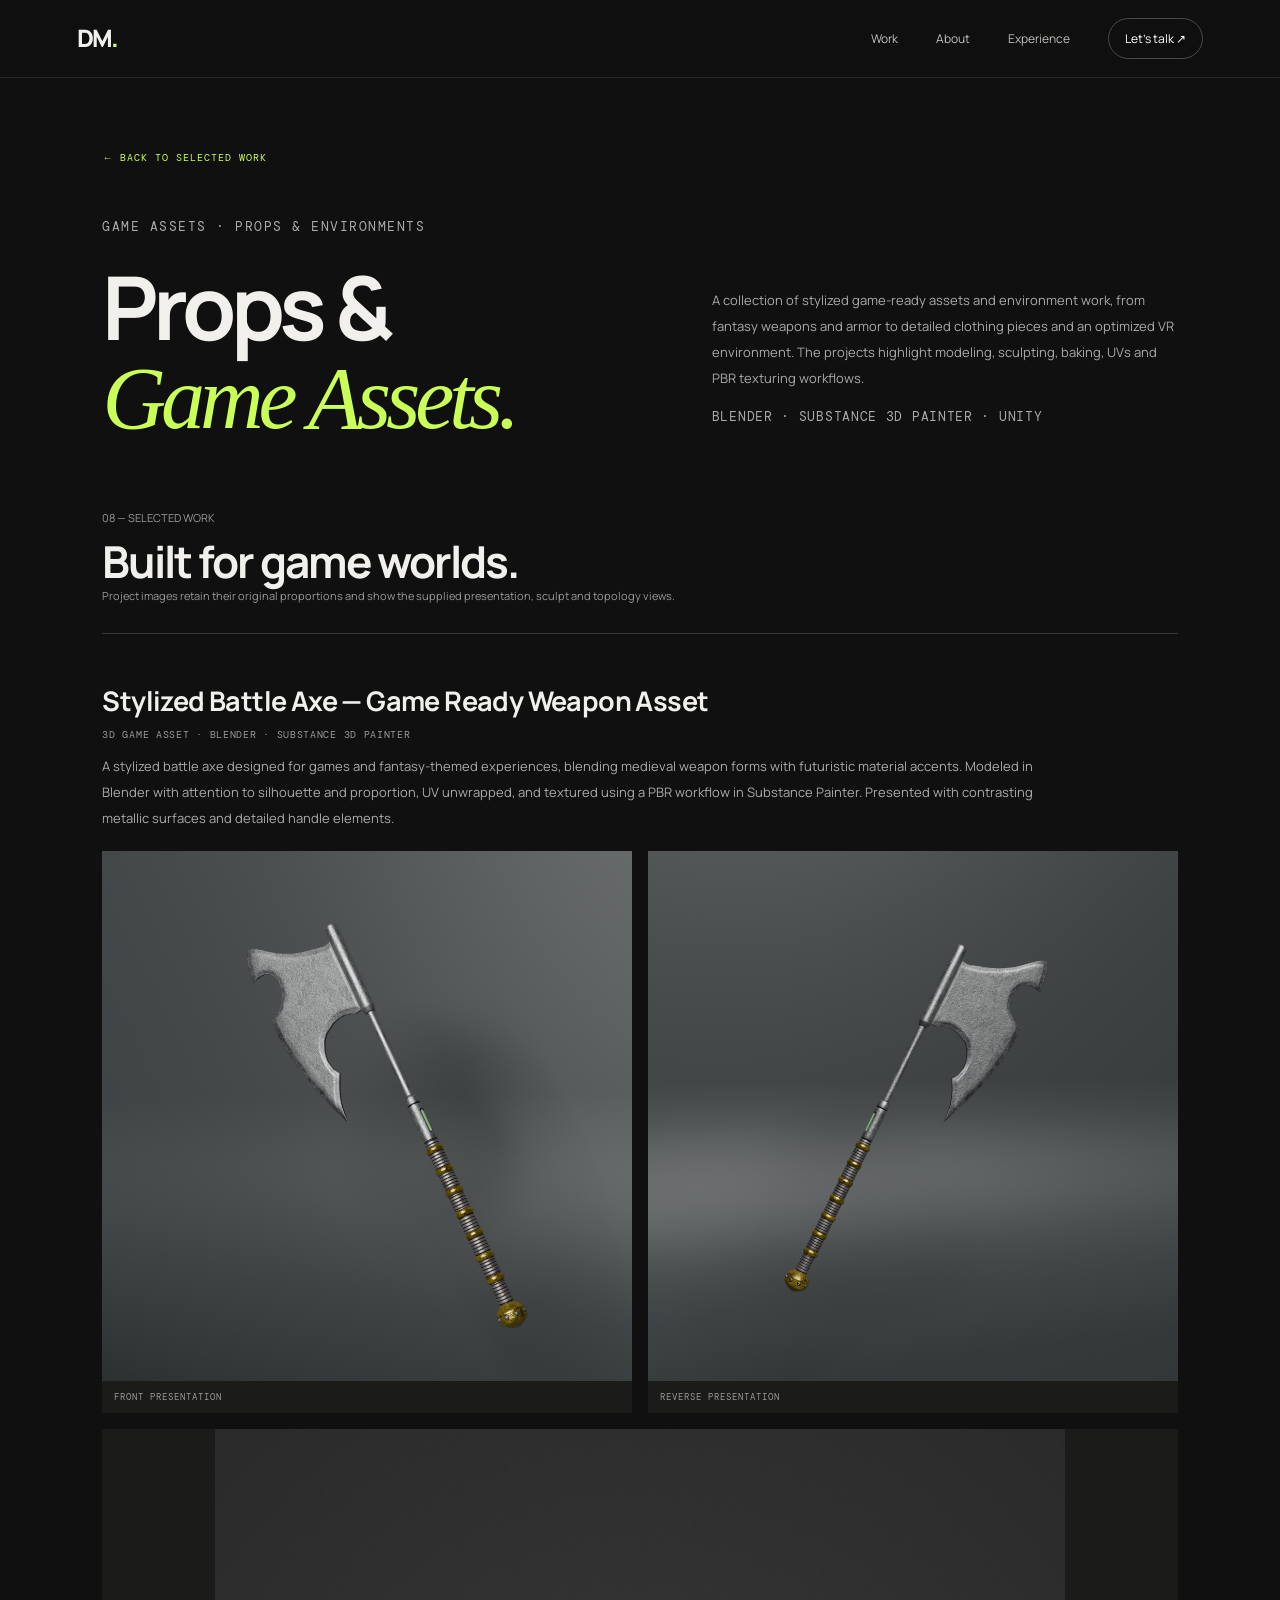
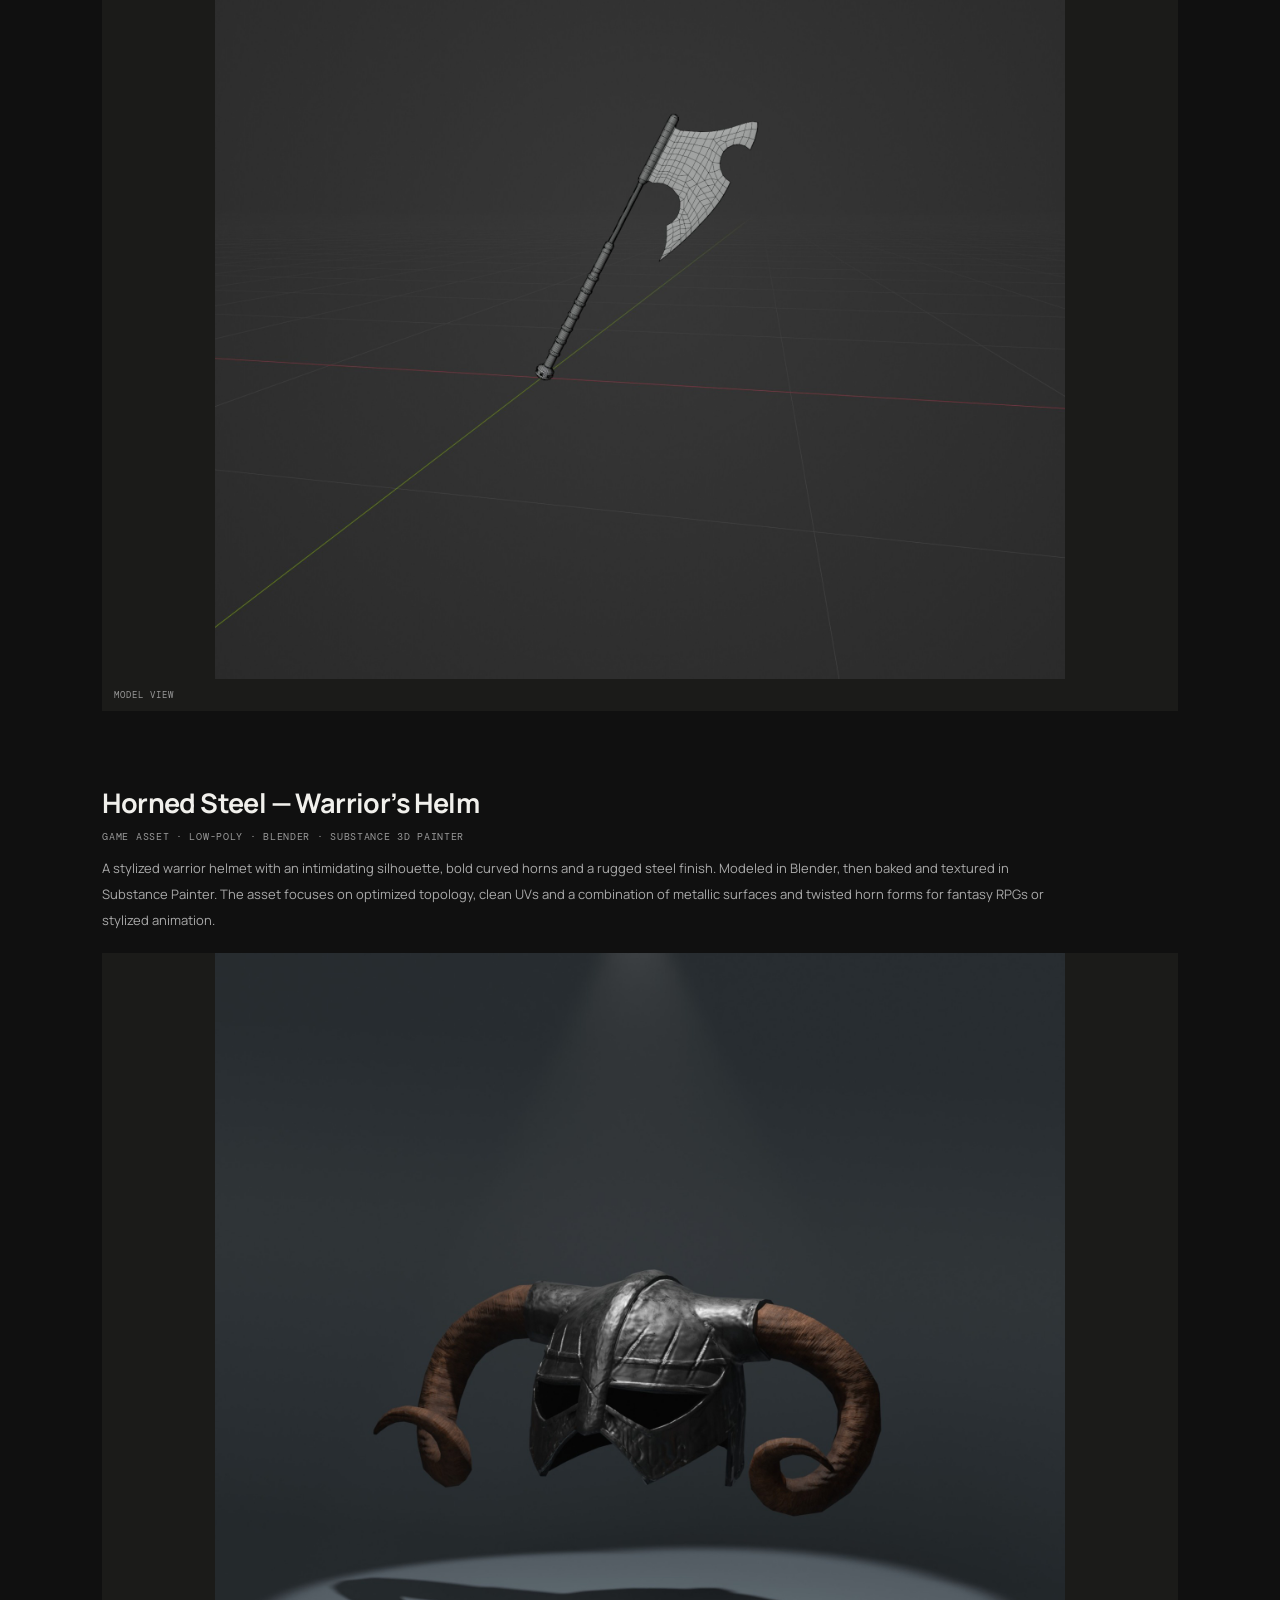
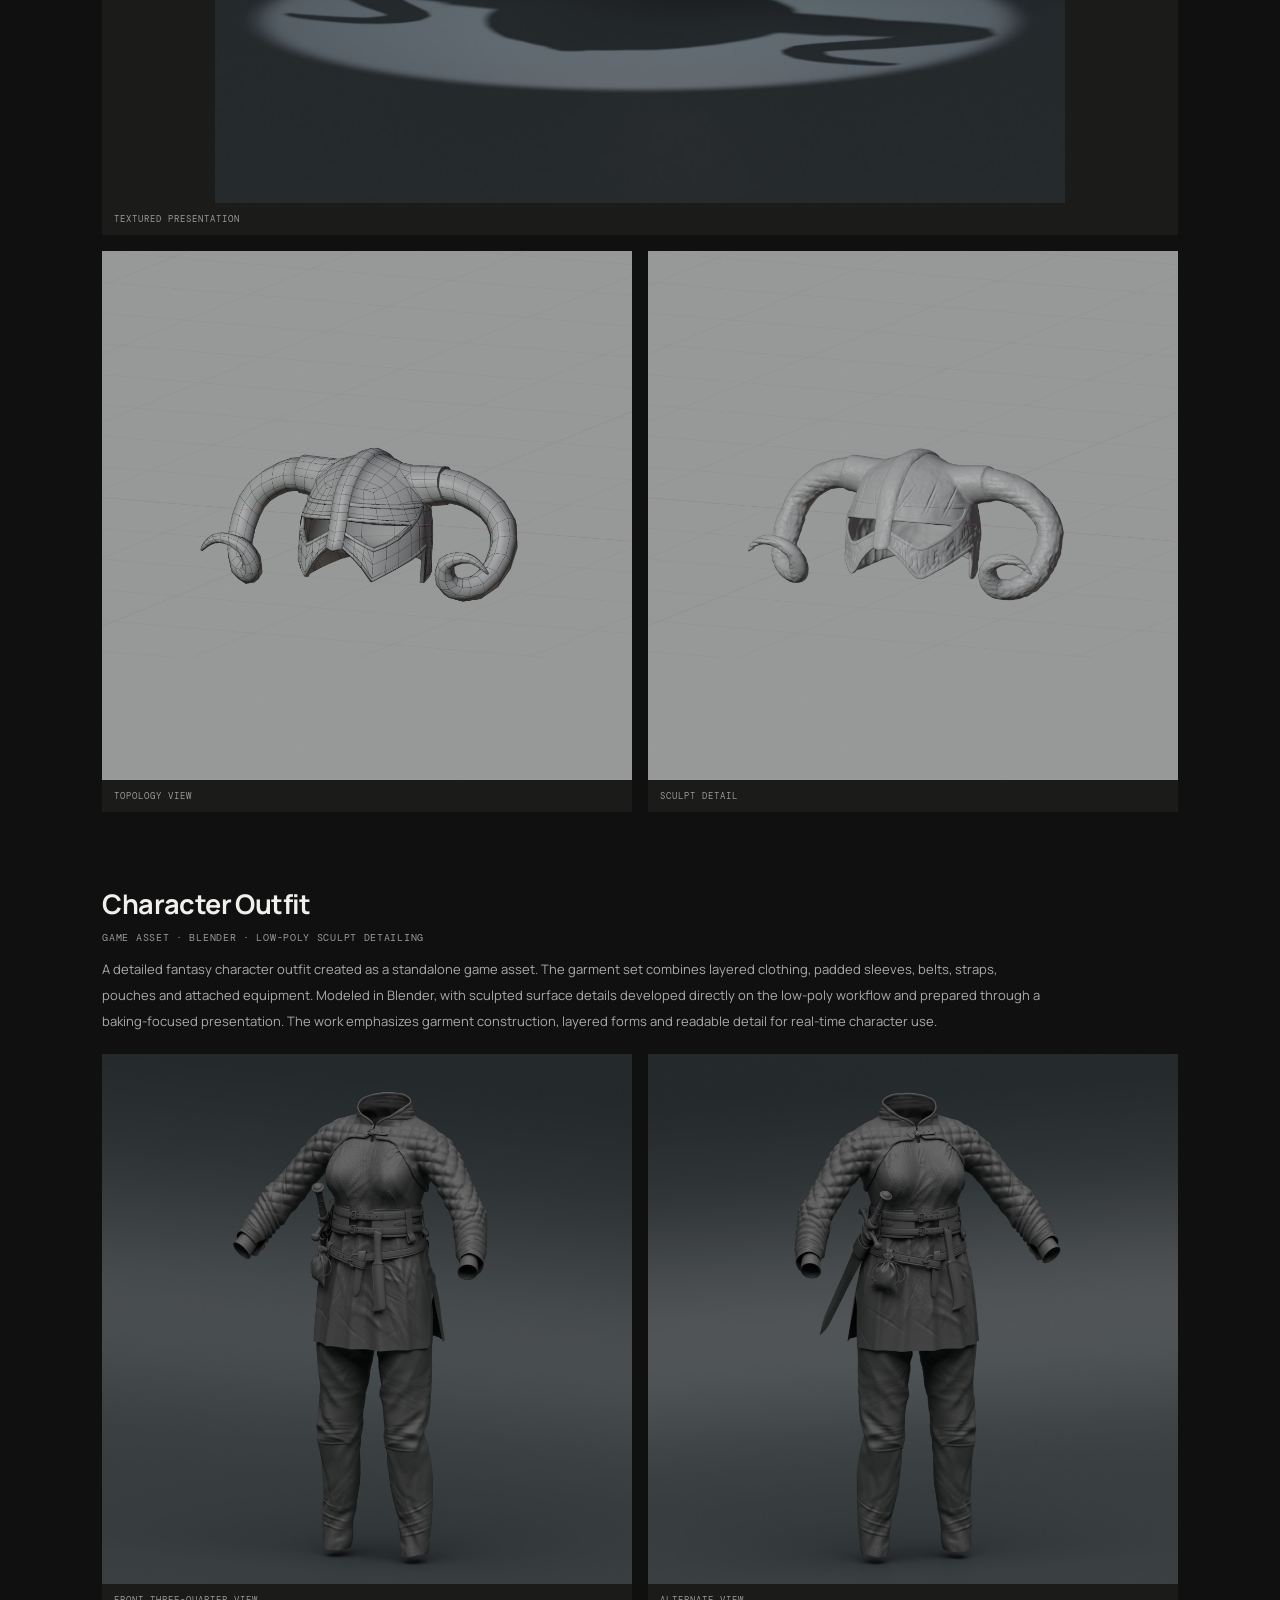
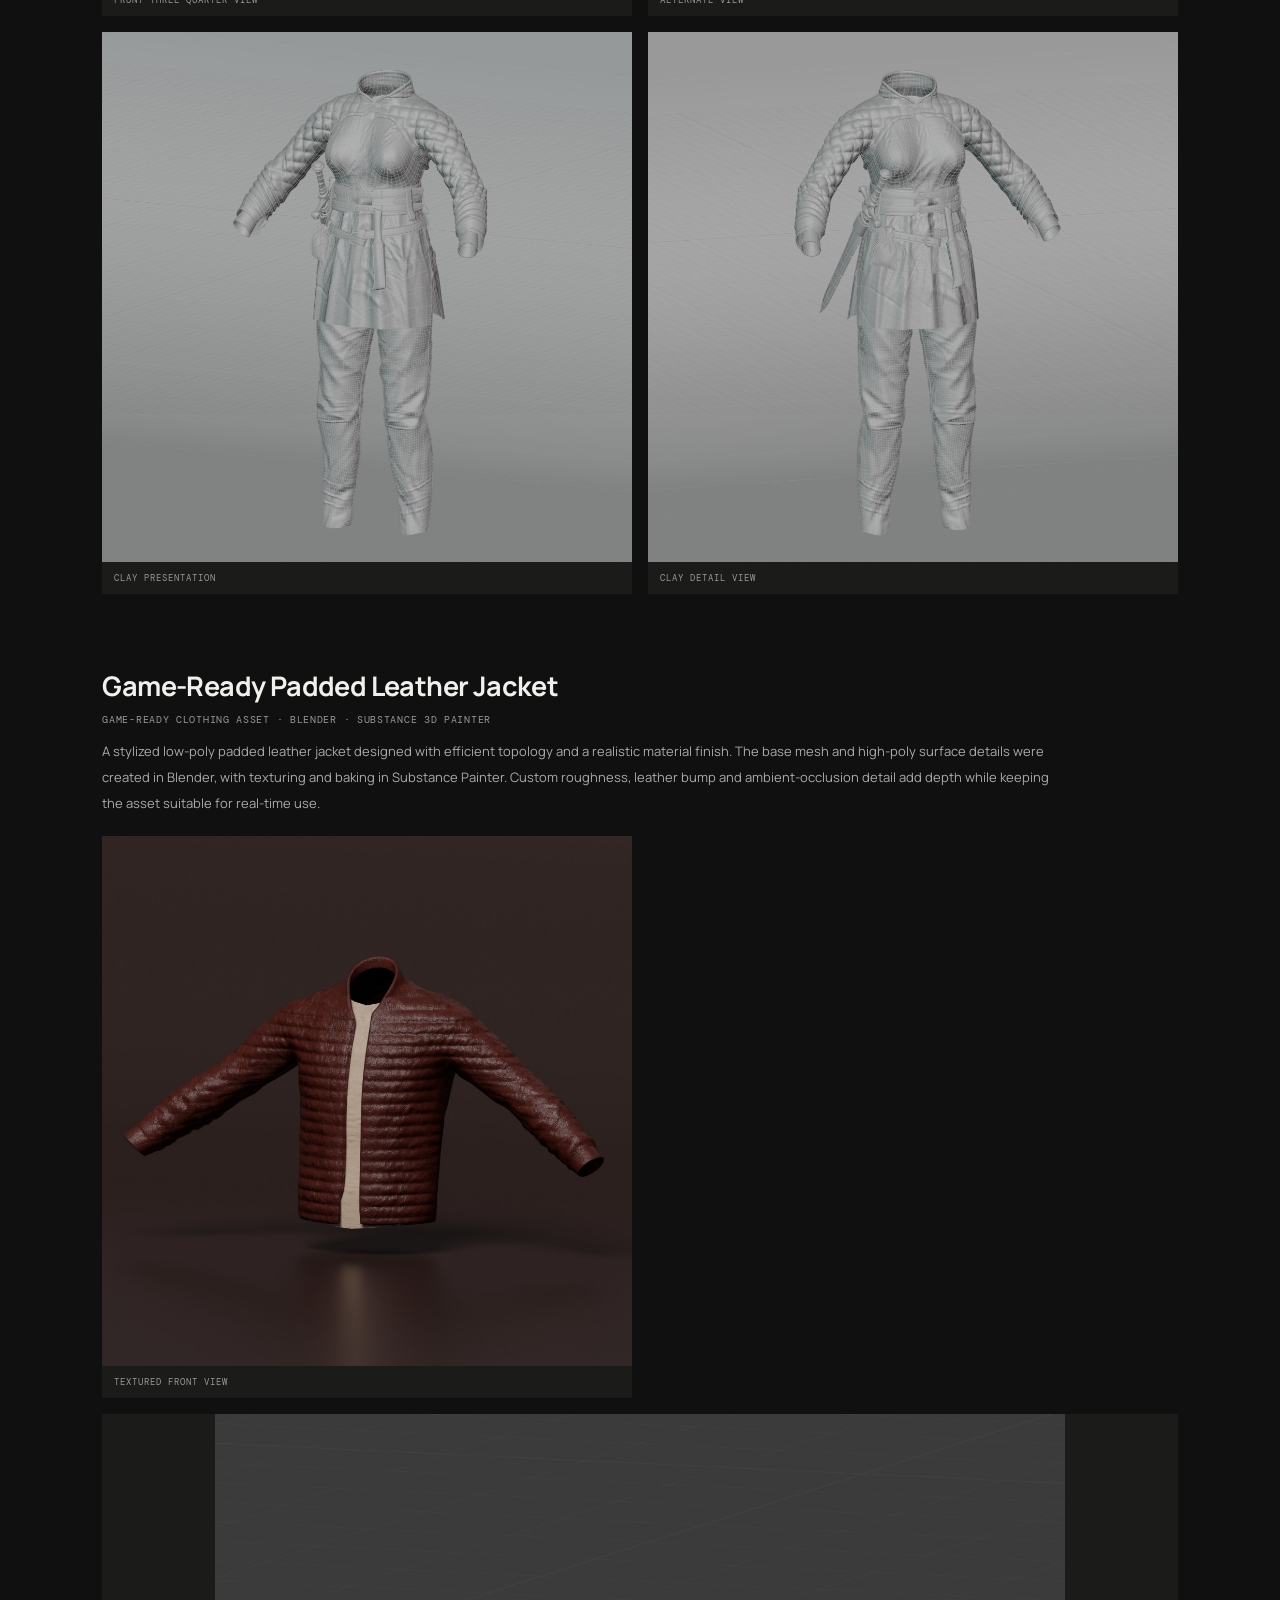
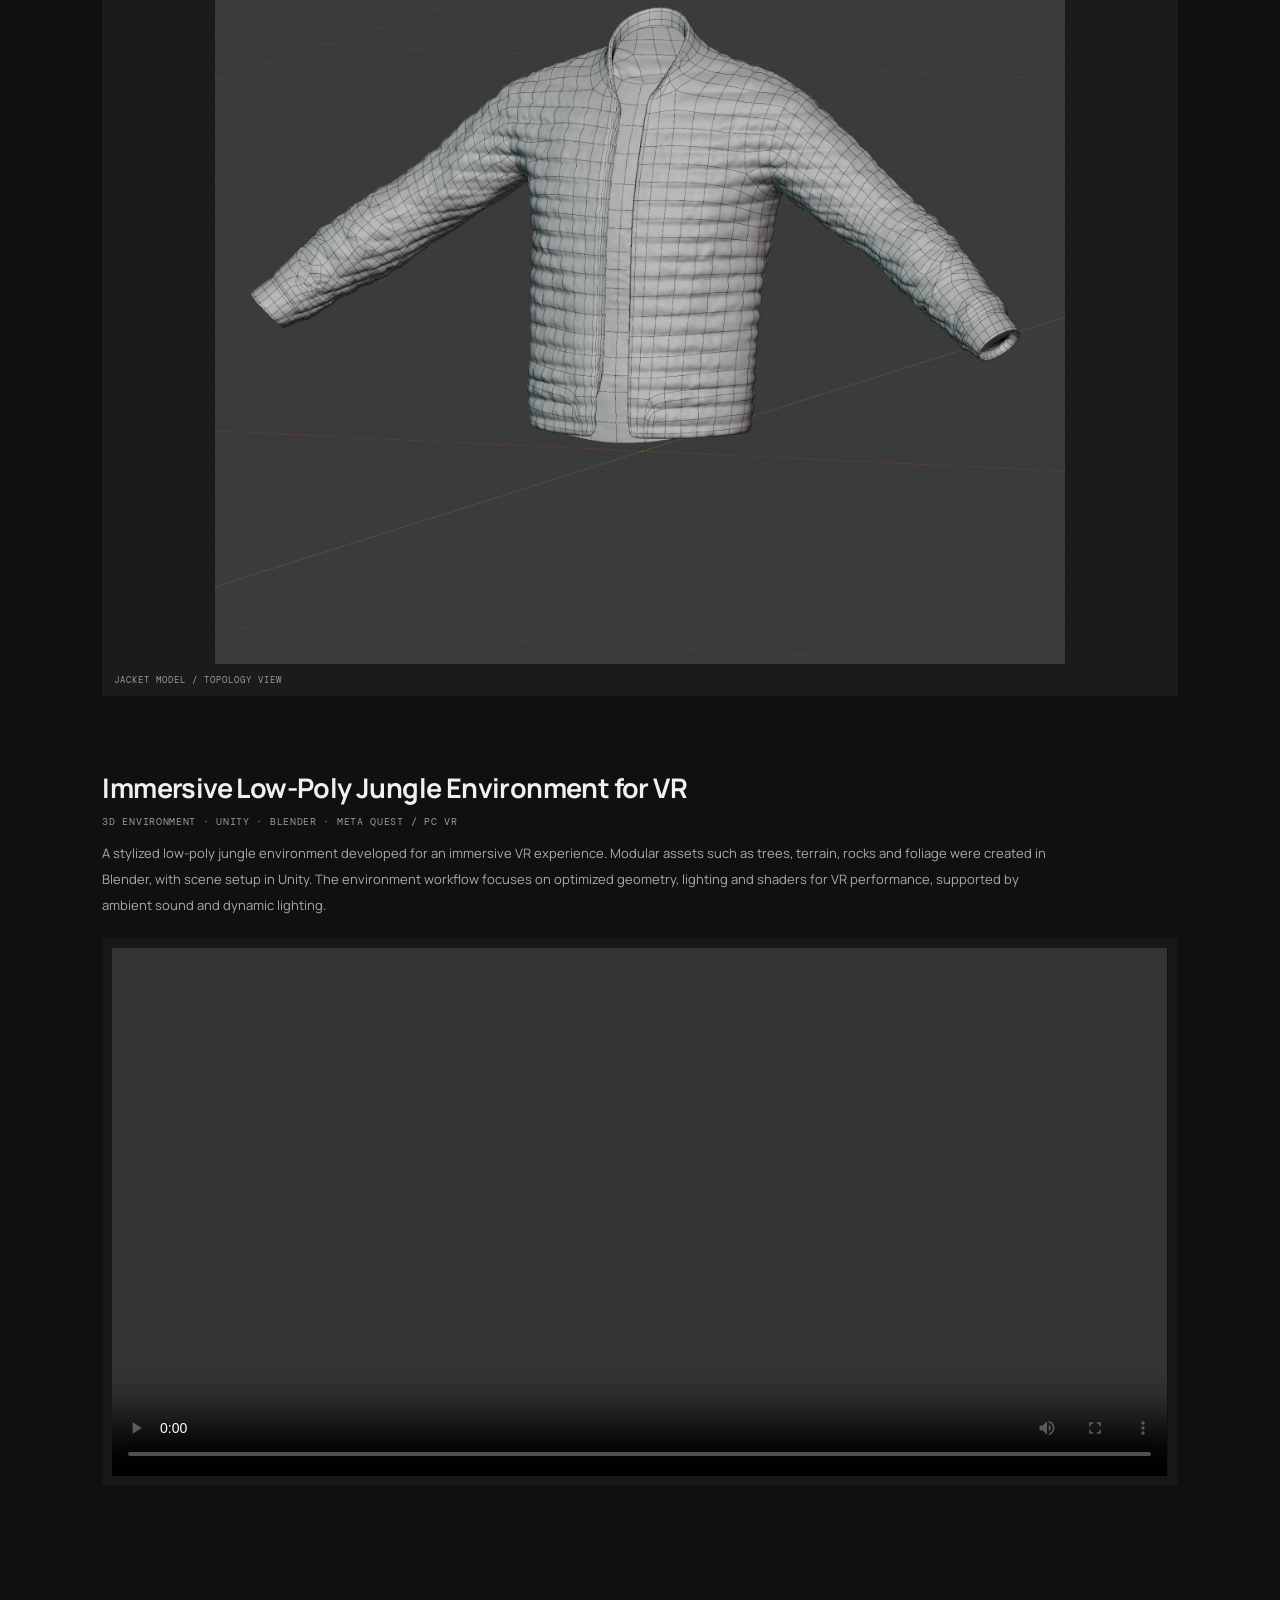
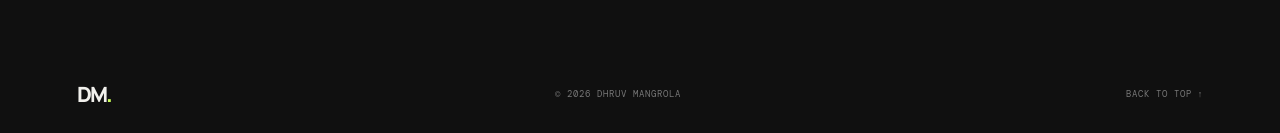
<file: props.html>
<!doctype html>
<html lang="en">
<head>
<meta charset="utf-8"><meta name="viewport" content="width=device-width,initial-scale=1">
<meta name="description" content="Game-ready props, weapons, armor, clothing assets and VR environment work by Dhruv Mangrola.">
<title>Props & Game Assets | Dhruv Mangrola</title>
<link rel="preconnect" href="https://fonts.googleapis.com"><link rel="preconnect" href="https://fonts.gstatic.com" crossorigin>
<link href="https://fonts.googleapis.com/css2?family=DM+Mono:wght@400;500&family=Manrope:wght@400;500;600;700;800&display=swap" rel="stylesheet">
<link rel="stylesheet" href="style.css">
<style>
.detail{max-width:1500px;margin:auto;padding:65px 8vw 100px}.back{color:#c9ff56;font:10px 'DM Mono';letter-spacing:1px}
.intro{display:grid;grid-template-columns:1.1fr .9fr;gap:40px;align-items:end;margin:45px 0 65px}
.intro h1{font-size:clamp(48px,7vw,88px);letter-spacing:-5px;line-height:1;margin:0}.intro h1 em{font-family:Georgia,serif;color:#c9ff56;font-weight:400}
.intro p,.copy{color:#aaa;font-size:13px;line-height:2}.label{margin:65px 0 22px;border-bottom:1px solid #393933;padding-bottom:16px}
.label h2{font-size:clamp(30px,4vw,44px);letter-spacing:-2px;margin:0}.label p{font-size:11px;color:#999;line-height:1.8}
.project{margin:45px 0 70px}.project h3{font-size:27px;margin:0 0 6px}.meta{font:10px 'DM Mono';color:#999;letter-spacing:.7px}
.copy{max-width:950px;margin:12px 0 20px}.grid{display:grid;grid-template-columns:repeat(2,minmax(0,1fr));gap:16px}
.grid figure{margin:0;background:#1b1b19;overflow:hidden}.grid .wide{grid-column:1/-1}
.grid img{display:block;width:100%;height:auto;max-height:850px;object-fit:contain;background:transparent}
.grid figcaption{font:9px 'DM Mono';color:#999;letter-spacing:1px;padding:10px 12px}
.video-wrap{background:#171717;padding:10px}.video-wrap video{display:block;width:100%;max-height:760px;background:#111}
@media(max-width:700px){.detail{padding:40px 6vw 70px}.intro{grid-template-columns:1fr;gap:20px}.intro h1{letter-spacing:-3px}.grid{grid-template-columns:1fr}.grid .wide{grid-column:auto}}
</style></head>
<body>
<header class="topbar"><a class="brand" href="index.html">DM<span>.</span></a><button class="menu-toggle" aria-label="Toggle menu" aria-expanded="false">☰</button><nav class="nav"><a href="index.html#work">Work</a><a href="index.html#about">About</a><a href="index.html#experience">Experience</a><a href="index.html#contact" class="nav-contact">Let's talk ↗</a></nav></header>
<main class="detail">
<a class="back" href="index.html#work">← BACK TO SELECTED WORK</a>
<div class="intro"><div><p class="eyebrow">GAME ASSETS · PROPS & ENVIRONMENTS</p><h1>Props &<br><em>Game Assets.</em></h1></div>
<div><p>A collection of stylized game-ready assets and environment work, from fantasy weapons and armor to detailed clothing pieces and an optimized VR environment. The projects highlight modeling, sculpting, baking, UVs and PBR texturing workflows.</p><p class="meta">BLENDER · SUBSTANCE 3D PAINTER · UNITY</p></div></div>
<div class="label"><p>08 — SELECTED WORK</p><h2>Built for game worlds.</h2><p>Project images retain their original proportions and show the supplied presentation, sculpt and topology views.</p></div>

<section class="project">
<h3>Stylized Battle Axe — Game Ready Weapon Asset</h3><div class="meta">3D GAME ASSET · BLENDER · SUBSTANCE 3D PAINTER</div>
<p class="copy">A stylized battle axe designed for games and fantasy-themed experiences, blending medieval weapon forms with futuristic material accents. Modeled in Blender with attention to silhouette and proportion, UV unwrapped, and textured using a PBR workflow in Substance Painter. Presented with contrasting metallic surfaces and detailed handle elements.</p>
<div class="grid">
<figure><img src="assets/props/battle-axe-render-front.png" alt="Battle axe front render"><figcaption>FRONT PRESENTATION</figcaption></figure>
<figure><img src="assets/props/battle-axe-render-reverse.png" alt="Battle axe reverse render"><figcaption>REVERSE PRESENTATION</figcaption></figure>
<figure class="wide"><img src="assets/props/battle-axe-wireframe.jpg" alt="Battle axe wireframe in Blender"><figcaption>MODEL VIEW</figcaption></figure>
</div></section>

<section class="project">
<h3>Horned Steel — Warrior’s Helm</h3><div class="meta">GAME ASSET · LOW-POLY · BLENDER · SUBSTANCE 3D PAINTER</div>
<p class="copy">A stylized warrior helmet with an intimidating silhouette, bold curved horns and a rugged steel finish. Modeled in Blender, then baked and textured in Substance Painter. The asset focuses on optimized topology, clean UVs and a combination of metallic surfaces and twisted horn forms for fantasy RPGs or stylized animation.</p>
<div class="grid">
<figure class="wide"><img src="assets/props/horned-helm-render.jpg" alt="Textured horned steel warrior helmet"><figcaption>TEXTURED PRESENTATION</figcaption></figure>
<figure><img src="assets/props/horned-helm-topology.jpg" alt="Horned helmet topology view"><figcaption>TOPOLOGY VIEW</figcaption></figure>
<figure><img src="assets/props/horned-helm-sculpt.jpg" alt="Horned helmet sculpt detail"><figcaption>SCULPT DETAIL</figcaption></figure>
</div></section>

<section class="project">
<h3>Character Outfit</h3><div class="meta">GAME ASSET · BLENDER · LOW-POLY SCULPT DETAILING</div>
<p class="copy">A detailed fantasy character outfit created as a standalone game asset. The garment set combines layered clothing, padded sleeves, belts, straps, pouches and attached equipment. Modeled in Blender, with sculpted surface details developed directly on the low-poly workflow and prepared through a baking-focused presentation. The work emphasizes garment construction, layered forms and readable detail for real-time character use.</p>
<div class="grid">
<figure><img src="assets/props/character-outfit-front.jpg" alt="Character outfit front three-quarter view"><figcaption>FRONT THREE-QUARTER VIEW</figcaption></figure>
<figure><img src="assets/props/character-outfit-angle.jpg" alt="Character outfit alternate angle"><figcaption>ALTERNATE VIEW</figcaption></figure>
<figure><img src="assets/props/character-outfit-clay-front.jpg" alt="Character outfit clay presentation"><figcaption>CLAY PRESENTATION</figcaption></figure>
<figure><img src="assets/props/character-outfit-clay-angle.png" alt="Character outfit clay alternate view"><figcaption>CLAY DETAIL VIEW</figcaption></figure>
</div></section>

<section class="project">
<h3>Game-Ready Padded Leather Jacket</h3><div class="meta">GAME-READY CLOTHING ASSET · BLENDER · SUBSTANCE 3D PAINTER</div>
<p class="copy">A stylized low-poly padded leather jacket designed with efficient topology and a realistic material finish. The base mesh and high-poly surface details were created in Blender, with texturing and baking in Substance Painter. Custom roughness, leather bump and ambient-occlusion detail add depth while keeping the asset suitable for real-time use.</p>
<div class="grid">
<figure><img src="assets/props/padded-leather-jacket-textured-front.png" alt="Textured front view of the brown padded leather jacket"><figcaption>TEXTURED FRONT VIEW</figcaption></figure>
<figure class="wide"><img src="assets/props/padded-jacket-topology.jpg" alt="Padded leather jacket topology view"><figcaption>JACKET MODEL / TOPOLOGY VIEW</figcaption></figure>
</div>
</section>

<section class="project">
<h3>Immersive Low-Poly Jungle Environment for VR</h3><div class="meta">3D ENVIRONMENT · UNITY · BLENDER · META QUEST / PC VR</div>
<p class="copy">A stylized low-poly jungle environment developed for an immersive VR experience. Modular assets such as trees, terrain, rocks and foliage were created in Blender, with scene setup in Unity. The environment workflow focuses on optimized geometry, lighting and shaders for VR performance, supported by ambient sound and dynamic lighting.</p>
<div class="video-wrap"><video controls preload="metadata" playsinline><source src="assets/props/jungle-vr-environment.mp4" type="video/mp4">Your browser does not support the video tag.</video></div>
</section>
</main>
<footer><a class="brand" href="index.html">DM<span>.</span></a><span>© <span id="year"></span> DHRUV MANGROLA</span><a href="#top">BACK TO TOP ↑</a></footer>
<script src="script.js"></script>
</body></html>
</file>
<file: style.css>
*{box-sizing:border-box}html{scroll-behavior:smooth;scroll-padding-top:90px}body{margin:0;background:#101010;color:#f1f0ec;font-family:Manrope,Arial,sans-serif;line-height:1.6}a{color:inherit;text-decoration:none}.noise{position:fixed;inset:0;pointer-events:none;opacity:.035;z-index:5;background-image:url("data:image/svg+xml,%3Csvg viewBox='0 0 180 180' xmlns='http://www.w3.org/2000/svg'%3E%3Cfilter id='n'%3E%3CfeTurbulence type='fractalNoise' baseFrequency='.9' numOctaves='3' stitchTiles='stitch'/%3E%3C/filter%3E%3Crect width='100%25' height='100%25' filter='url(%23n)' opacity='.5'/%3E%3C/svg%3E")}.topbar{height:78px;padding:0 6vw;display:flex;align-items:center;justify-content:space-between;border-bottom:1px solid #292929;position:sticky;top:0;background:rgba(16,16,16,.9);backdrop-filter:blur(16px);z-index:10}.brand{font-size:24px;font-weight:800;letter-spacing:-2px}.brand span{color:#c9ff56}.nav{display:flex;align-items:center;gap:38px;font-size:12px;color:#c1c1bc}.nav a:hover,.contact-links a:hover{color:#c9ff56}.nav-contact{color:#fff!important;border:1px solid #4a4a45;padding:10px 16px;border-radius:30px}.nav-contact span{color:#c9ff56;margin-left:10px}.menu-toggle{display:none;background:none;border:0;color:#fff;font-size:23px}.section{padding:120px 10vw;border-bottom:1px solid #292929}.hero{min-height:690px;display:grid;grid-template-columns:1.08fr .92fr;align-items:center;gap:6vw;position:relative;padding-top:90px;padding-bottom:120px}.eyebrow{font:10px 'DM Mono',monospace;letter-spacing:1.5px;color:#a4a49d;margin:0 0 22px}.status-dot{display:inline-block;width:7px;height:7px;background:#c9ff56;border-radius:50%;margin-right:8px;box-shadow:0 0 12px #c9ff5680}.eyebrow-line{display:inline-block;width:28px;height:1px;background:#555;margin:0 10px 3px}h1,h2,h3,p{margin-top:0}h1{font-size:clamp(52px,6.3vw,94px);line-height:1.02;letter-spacing:-6px;margin:0 0 28px;font-weight:700}h1 em,h2 em{font-family:Georgia,serif;font-weight:400;color:#c9ff56}h2{font-size:clamp(42px,5vw,68px);line-height:1.08;letter-spacing:-3.5px;margin:0}h3{font-size:21px;letter-spacing:-.6px;margin:5px 0 8px}.hero-intro{font-size:15px;color:#aaa;max-width:470px;line-height:1.9}.hero-actions{display:flex;align-items:center;gap:28px;margin-top:35px}.button{display:inline-flex;gap:25px;align-items:center;padding:15px 19px;border-radius:3px;font-size:12px;font-weight:700}.button-light{background:#f0efe9;color:#111}.button-light span{color:#637c2b;font-size:17px}.text-link{font-size:12px;border-bottom:1px solid #777;padding-bottom:5px}.text-link span{color:#c9ff56;margin-left:7px}.hero-art{position:relative}.art-frame{border:1px solid #42423d;padding:12px;background:#171717}.frame-top,.frame-bottom{display:flex;justify-content:space-between;font:9px 'DM Mono',monospace;letter-spacing:1px;color:#8e8e87;padding:5px 3px 12px}.frame-bottom{padding:12px 3px 4px}.art-placeholder{min-height:390px;background:radial-gradient(ellipse at 50% 45%,#44483c 0,#24271f 35%,#171816 75%);display:flex;flex-direction:column;align-items:center;justify-content:center;text-align:center;padding:30px;position:relative;overflow:hidden}.art-placeholder:before,.image-placeholder:before{content:"";position:absolute;inset:0;background:linear-gradient(135deg,transparent 48%,#ffffff0a 49%,transparent 50%);background-size:35px 35px}.placeholder-cross{font-size:40px;color:#c9ff56;margin-bottom:22px}.art-placeholder strong,.image-label{font:10px 'DM Mono',monospace;letter-spacing:1.5px;color:#d8d8d0}.art-placeholder small{font-size:10px;color:#a2a29a;max-width:220px;margin-top:8px}.hero-index{font:9px 'DM Mono',monospace;color:#777;position:absolute;right:-30px;bottom:-30px;writing-mode:vertical-rl}.scroll-note{position:absolute;bottom:35px;left:10vw;font:9px 'DM Mono',monospace;letter-spacing:1.4px;color:#777}.scroll-note span{color:#c9ff56;margin-left:15px}.section-heading{display:flex;justify-content:space-between;align-items:end;gap:35px;margin-bottom:55px}.section-heading .eyebrow{margin-bottom:18px}.section-note{max-width:300px;color:#92928b;font-size:12px;line-height:1.9;margin:0 0 4px}.filters{display:flex;gap:25px;border-bottom:1px solid #333;padding-bottom:16px;margin-bottom:28px;flex-wrap:wrap}.filter{border:0;background:none;color:#777;font:11px Manrope;cursor:pointer;padding:0}.filter.active,.filter:hover{color:#c9ff56}.filter span{font:9px 'DM Mono';margin-left:6px}.project-grid{display:grid;grid-template-columns:1fr 1fr;gap:48px 22px}.project-wide{grid-column:span 2}.project-image{height:300px;position:relative;display:flex;align-items:center;justify-content:center;overflow:hidden}.project-wide .project-image{height:410px}.image-placeholder{background-color:#24251f;background-image:radial-gradient(ellipse at 50% 45%,#545849 0,#30332b 38%,#1b1c19 78%)}.tone-2{background-image:radial-gradient(ellipse at 55% 40%,#554c43 0,#302a26 40%,#1c1a18 80%)}.tone-3{background-image:radial-gradient(ellipse at 50% 45%,#3f5556 0,#263638 42%,#171c1d 80%)}.tone-4{background-image:radial-gradient(ellipse at 50% 45%,#554b5b 0,#302b36 42%,#1a181e 80%)}.tone-5{background-image:radial-gradient(ellipse at 50% 45%,#5b5540 0,#343124 42%,#1b1a16 80%)}.project-number{position:absolute;top:17px;left:18px;font:10px 'DM Mono';color:#c9ff56}.image-label{z-index:1;text-align:center;padding:10px;background:#10101080}.project-meta{display:flex;justify-content:space-between;gap:20px;padding-top:18px}.project-meta .eyebrow{margin-bottom:8px}.project-meta h3{font-size:20px}.project-meta p:not(.eyebrow){font-size:11px;color:#92928b;max-width:450px;margin-bottom:0}.arrow{color:#c9ff56;font-size:20px}.work-footnote{font-size:10px;color:#777;margin-top:35px}.about-layout{display:grid;grid-template-columns:1fr 1fr;gap:10vw;margin-top:50px}.about-statement p{font-size:14px;line-height:2;color:#b4b4ad;margin-bottom:22px}.about-statement .text-link{display:inline-block;margin-top:10px}.skills-panel{border-top:1px solid #444}.skill-group{padding:23px 0;border-bottom:1px solid #333}.skill-group .eyebrow{margin-bottom:13px}.tags{display:flex;gap:8px;flex-wrap:wrap}.tags span{font-size:10px;color:#c9c9c1;border:1px solid #41413b;padding:8px 10px;border-radius:2px}.timeline{border-top:1px solid #41413b}.timeline-row{display:grid;grid-template-columns:180px 1fr 100px;gap:25px;padding:28px 0;border-bottom:1px solid #333}.timeline-date,.work-type{font:9px 'DM Mono';letter-spacing:.7px;color:#999}.timeline-row h3{margin:0;font-size:18px}.timeline-row .role{font-size:11px;color:#c9ff56;margin:4px 0 8px}.timeline-row p:last-child{font-size:11px;color:#92928b;margin:0;max-width:620px}.work-type{text-align:right}.education{display:grid;grid-template-columns:180px 1fr;gap:25px;padding-top:35px}.education .eyebrow{margin:4px 0}.education h3{font-size:15px}.education p{font-size:11px;color:#92928b;margin:0}.contact{padding-top:130px;padding-bottom:130px;background:radial-gradient(ellipse at 85% 70%,#272b1d 0,transparent 42%)}.contact h2{font-size:clamp(60px,8vw,110px);margin-bottom:28px}.contact-copy{color:#a5a59e;font-size:13px;max-width:390px;line-height:1.9}.email-link{display:inline-block;font-size:clamp(17px,2.5vw,28px);letter-spacing:-1px;margin:30px 0 40px;border-bottom:1px solid #68685f;padding-bottom:12px}.email-link span{color:#c9ff56;margin-left:15px}.contact-links{display:flex;gap:28px;font-size:11px;color:#aaa}.contact-links a:hover{color:#c9ff56}footer{padding:25px 6vw;display:flex;justify-content:space-between;align-items:center;color:#777;font:9px 'DM Mono';letter-spacing:1px}footer .brand{color:#f1f0ec;font:800 21px Manrope;letter-spacing:-2px}footer a:last-child:hover{color:#c9ff56}
@media(max-width:800px){.section{padding:85px 7vw}.hero{grid-template-columns:1fr;gap:50px;padding-top:75px}.hero-art{max-width:600px}.hero-index{right:-15px}.section-heading{display:block}.section-note{margin-top:20px}.about-layout{grid-template-columns:1fr;gap:45px}.timeline-row{grid-template-columns:125px 1fr;gap:15px}.work-type{display:none}.education{grid-template-columns:125px 1fr}.project-wide .project-image{height:320px}.topbar{padding:0 7vw}.nav{gap:18px}}@media(max-width:560px){.topbar{height:68px}.menu-toggle{display:block}.nav{display:none;position:absolute;top:68px;left:0;right:0;background:#151515;padding:22px 7vw 28px;flex-direction:column;align-items:flex-start;border-bottom:1px solid #333}.nav.open{display:flex}.hero{min-height:auto;padding-bottom:100px}h1{font-size:54px;letter-spacing:-3.5px}.art-placeholder{min-height:280px}.hero-actions{gap:18px;flex-wrap:wrap}.project-grid{grid-template-columns:1fr;gap:38px}.project-wide{grid-column:auto}.project-image,.project-wide .project-image{height:270px}.filters{gap:15px}.timeline-row{grid-template-columns:1fr;gap:8px}.timeline-date{margin-bottom:4px}.education{grid-template-columns:1fr;gap:10px}.contact-links{gap:16px;flex-wrap:wrap}.email-link{font-size:18px}footer{padding:22px 7vw;gap:15px;flex-wrap:wrap}footer span{order:3;width:100%}}


/* Render-led project cards: consistent frame alignment, no stretched or soft images */
.project-photo {
  display: block;
  position: relative;
  overflow: hidden;
  background: #17191a;
  height: auto !important;
  aspect-ratio: 4 / 3;
}
.project-photo img {
  display: block;
  width: 100%;
  height: 100%;
  object-fit: cover;
  object-position: center;
}
.project-wide .project-photo {
  aspect-ratio: 16 / 9;
}
.adhira-photo,
.animal-project-photo {
  aspect-ratio: 4 / 3;
}
@media (max-width: 560px) {
  .project-photo,
  .project-wide .project-photo {
    height: auto !important;
    aspect-ratio: 4 / 3;
  }
}

/* Portfolio image presentation: consistent frames without visible letterbox bars. */
.project-photo img{display:block;width:100%;height:100%;object-fit:cover;object-position:center;background:#191919}
.hero-feature-image{height:390px;overflow:hidden;background:#171717;display:flex;align-items:center;justify-content:center}
.hero-feature-image img{width:100%;height:100%;object-fit:cover;object-position:center 58%}
@media(max-width:560px){.hero-feature-image{height:280px}}

.project-card-link{display:block;color:inherit;text-decoration:none}.project-card-link:hover h3{color:#c9ff56}


/* FINAL FIX — selected-work cards must share equal columns and consistent media frames */
#work .project-grid{
  display:grid !important;
  grid-template-columns:repeat(2,minmax(0,1fr)) !important;
  align-items:start !important;
  gap:54px 28px !important;
  width:100% !important;
}
#work .project-grid > .project-card,
#work .project-grid > article.project-card{
  display:block !important;
  width:100% !important;
  min-width:0 !important;
  max-width:none !important;
  grid-column:auto !important;
  justify-self:stretch !important;
  align-self:start !important;
  overflow:hidden !important;
}
#work .project-grid > .project-card > .project-image,
#work .project-grid > .project-card > a.project-image,
#work .project-grid > .project-card > .project-card-link > .project-image{
  display:block !important;
  width:100% !important;
  height:auto !important;
  aspect-ratio:4 / 3 !important;
  min-width:0 !important;
  overflow:hidden !important;
}
#work .project-grid .project-image img{
  display:block !important;
  width:100% !important;
  height:100% !important;
  object-fit:cover !important;
  object-position:center !important;
}
#work .project-grid .project-meta{
  display:flex !important;
  width:100% !important;
  min-width:0 !important;
  align-items:flex-start !important;
  justify-content:space-between !important;
  gap:16px !important;
}
#work .project-grid .project-meta > div{min-width:0 !important;flex:1 1 auto !important}
#work .project-grid .project-meta h3,
#work .project-grid .project-meta p{max-width:100% !important;overflow-wrap:anywhere}
#work .project-grid .project-card-link .project-meta{padding-top:18px}
@media(max-width:760px){
  #work .project-grid{grid-template-columns:1fr !important;gap:38px !important}
  #work .project-grid > .project-card{grid-column:1 !important}
}
</file>
